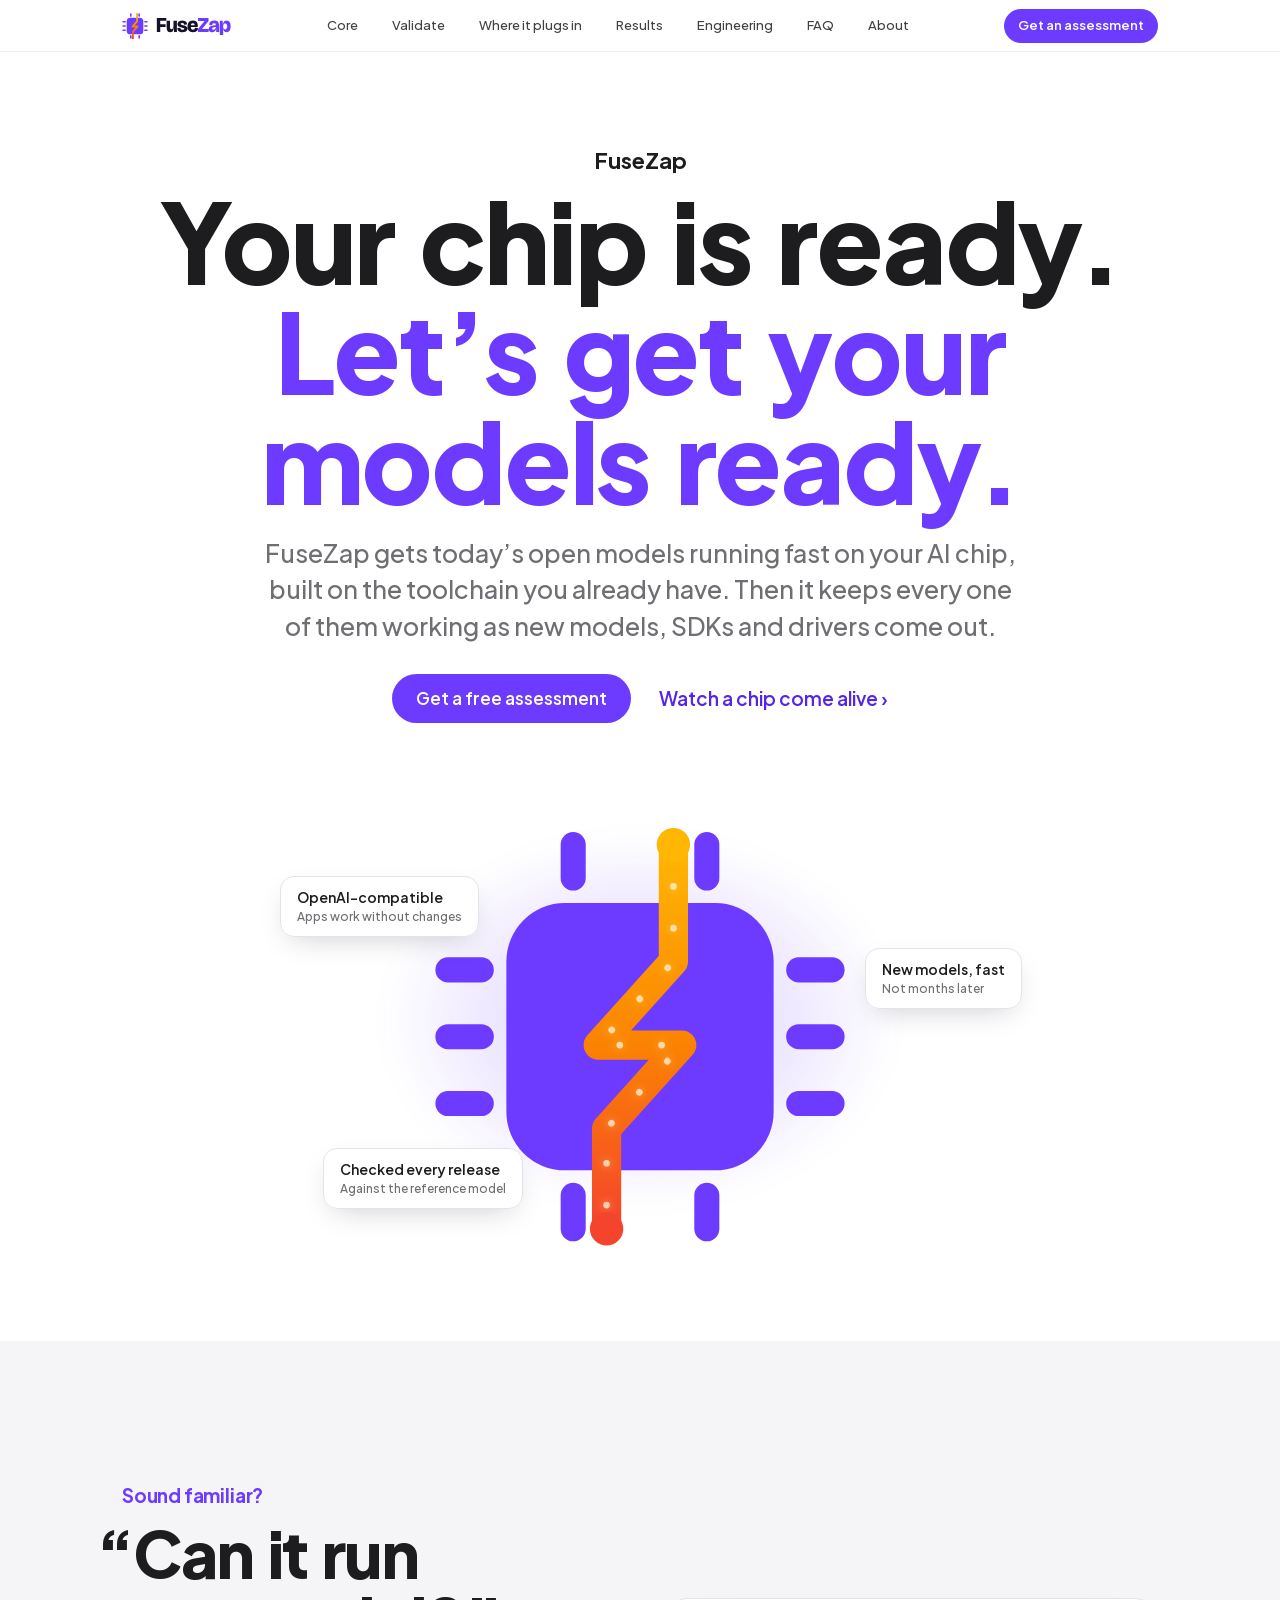
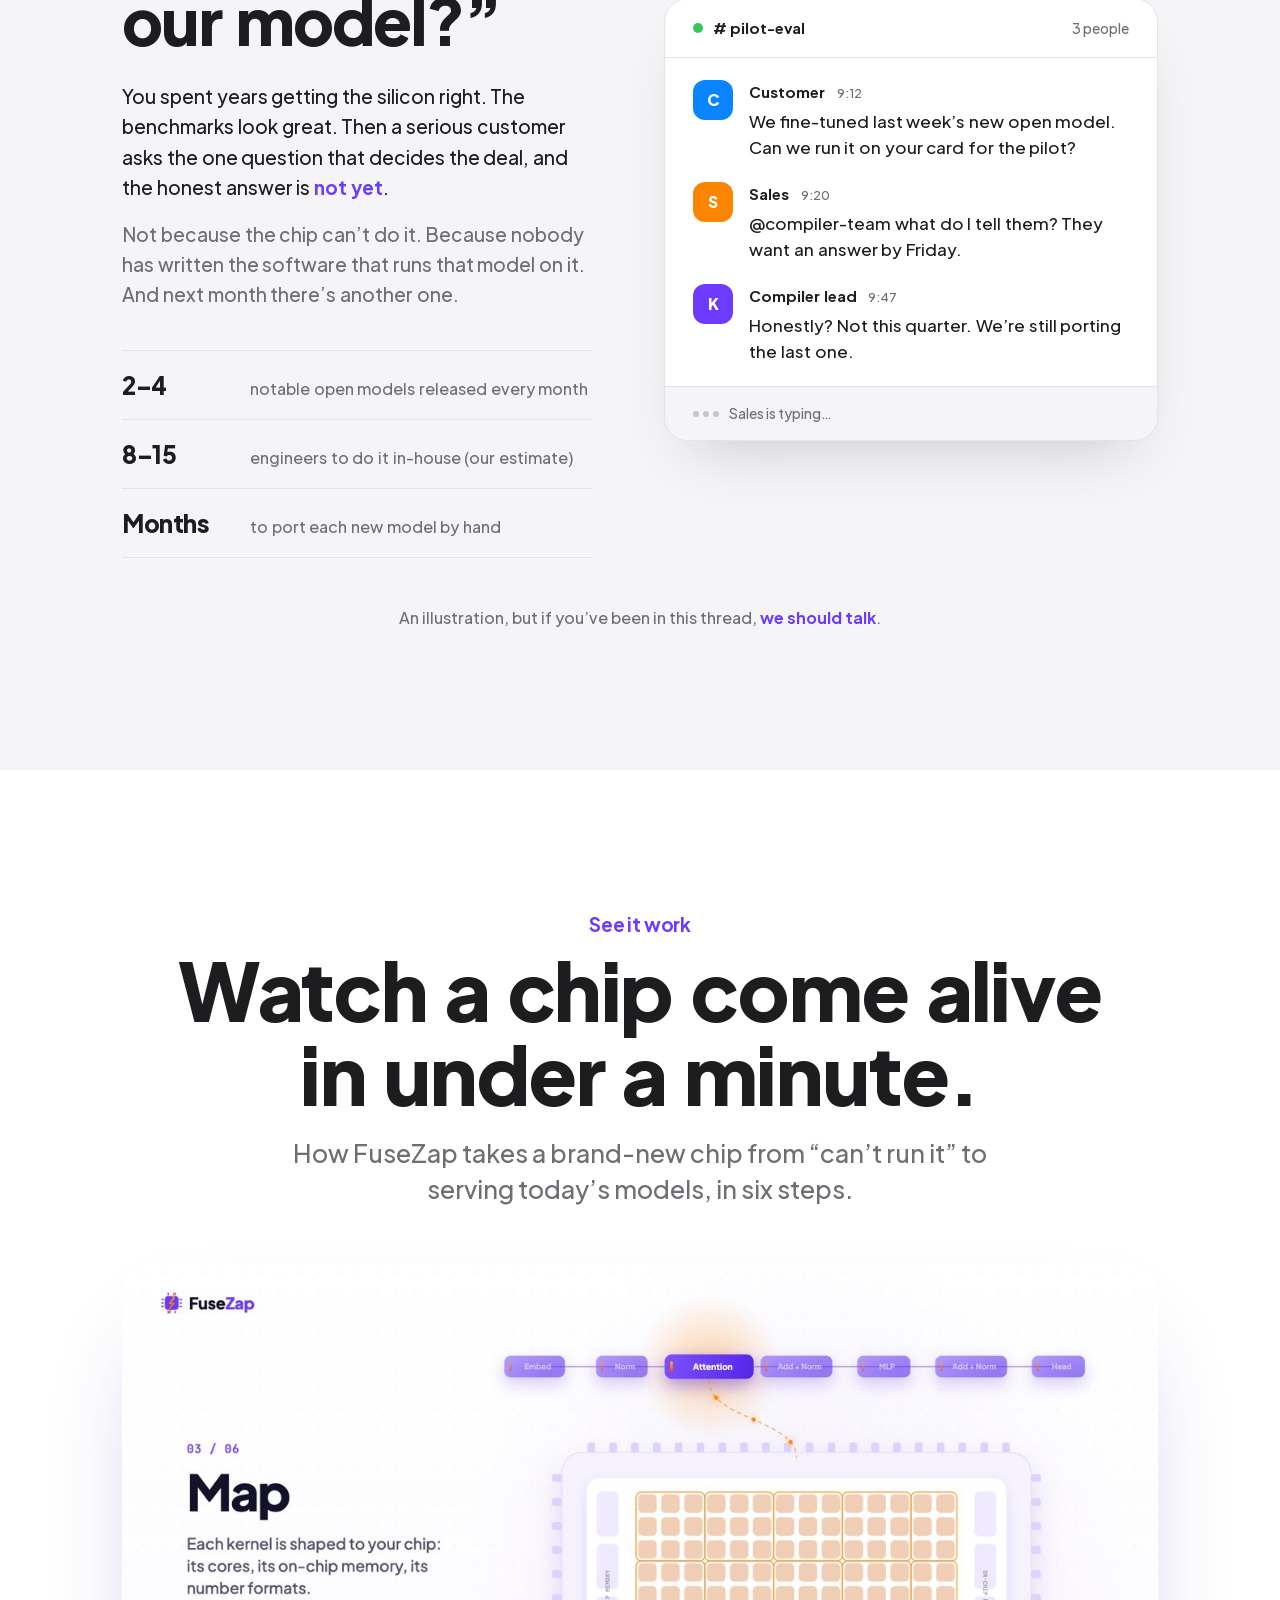
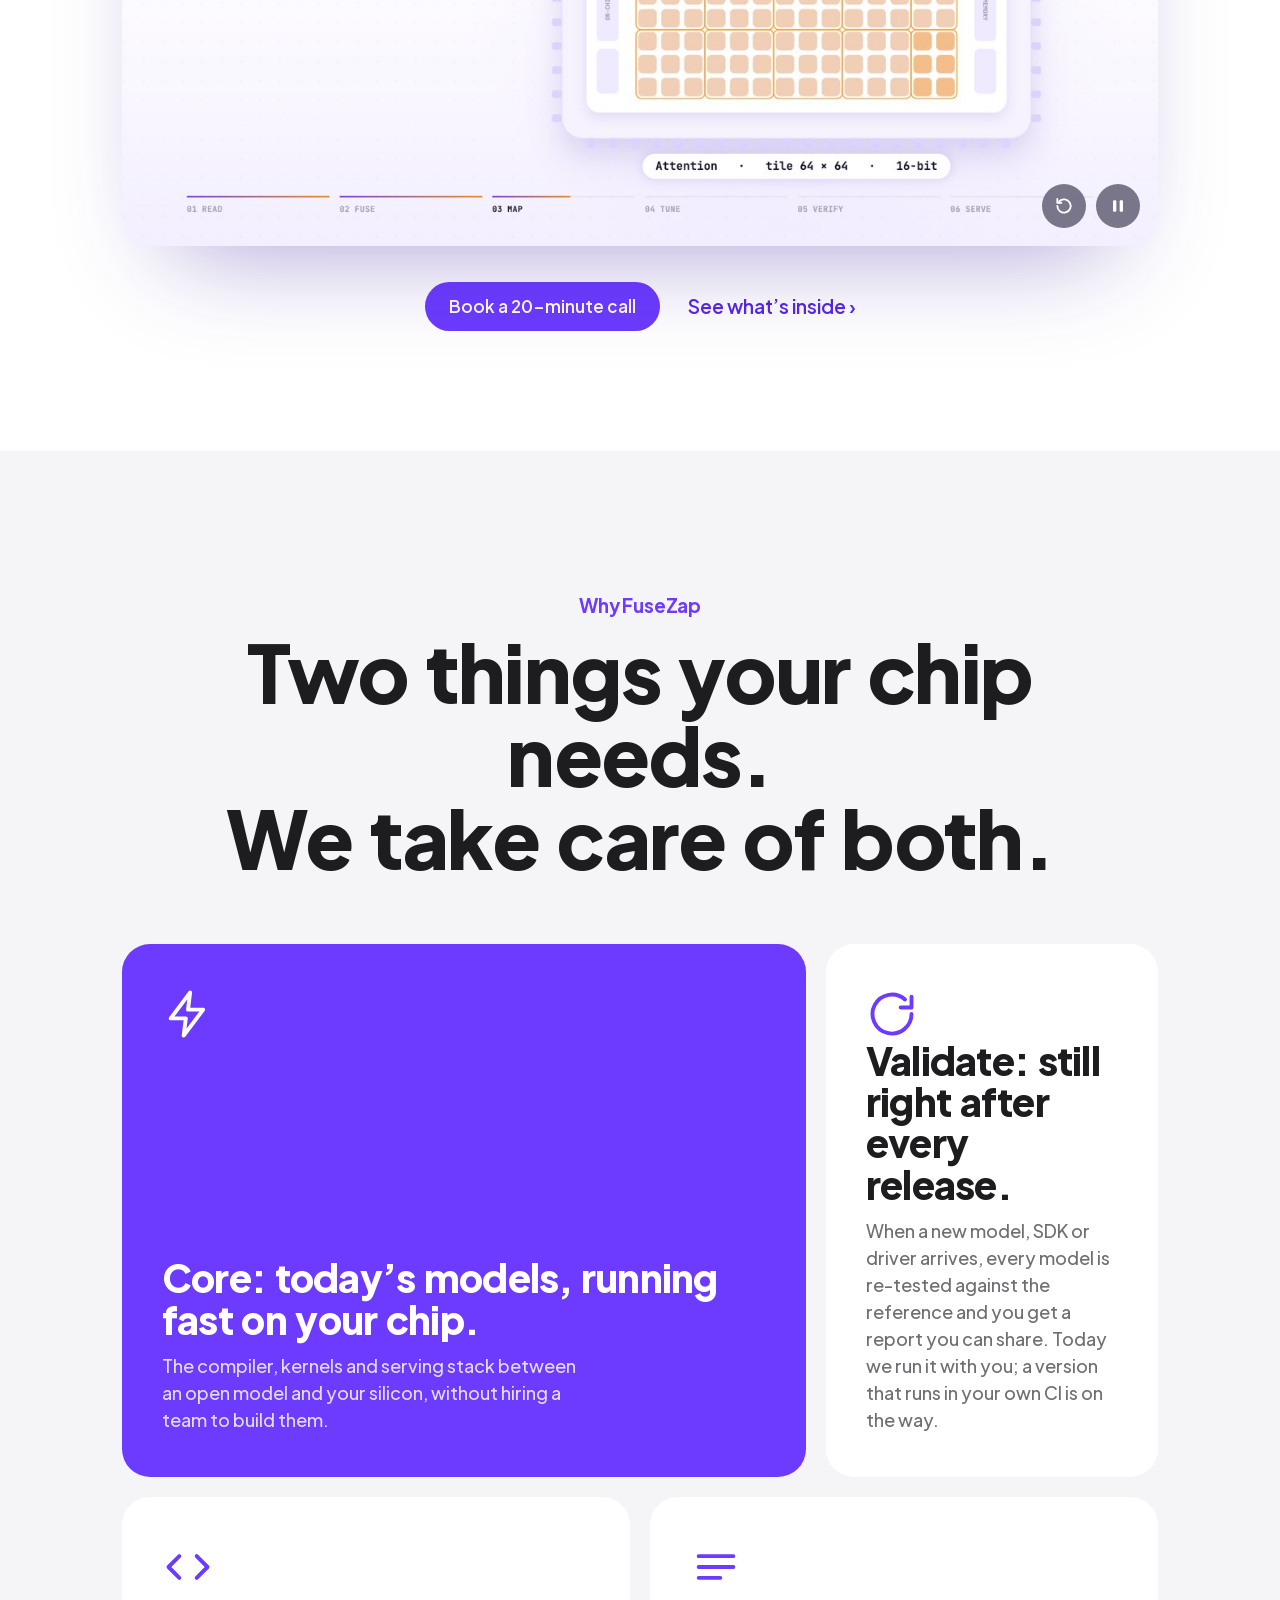
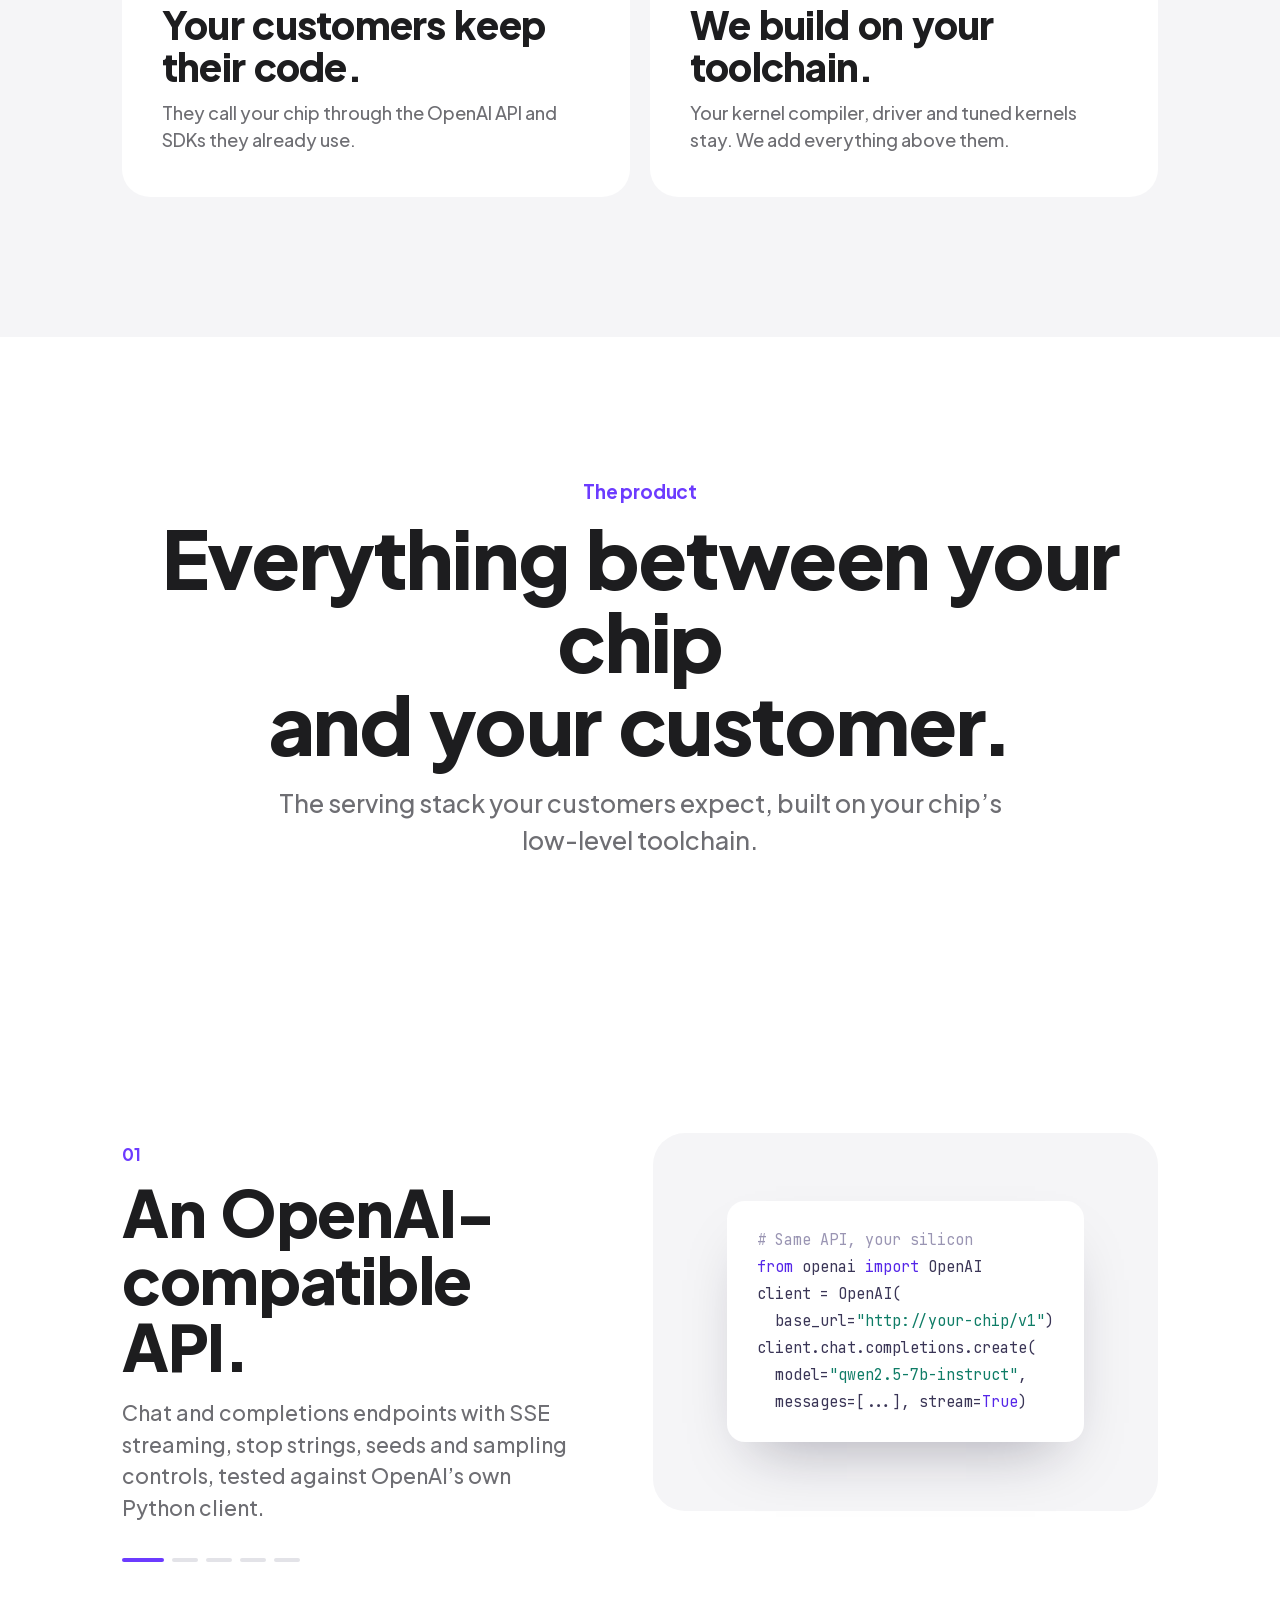
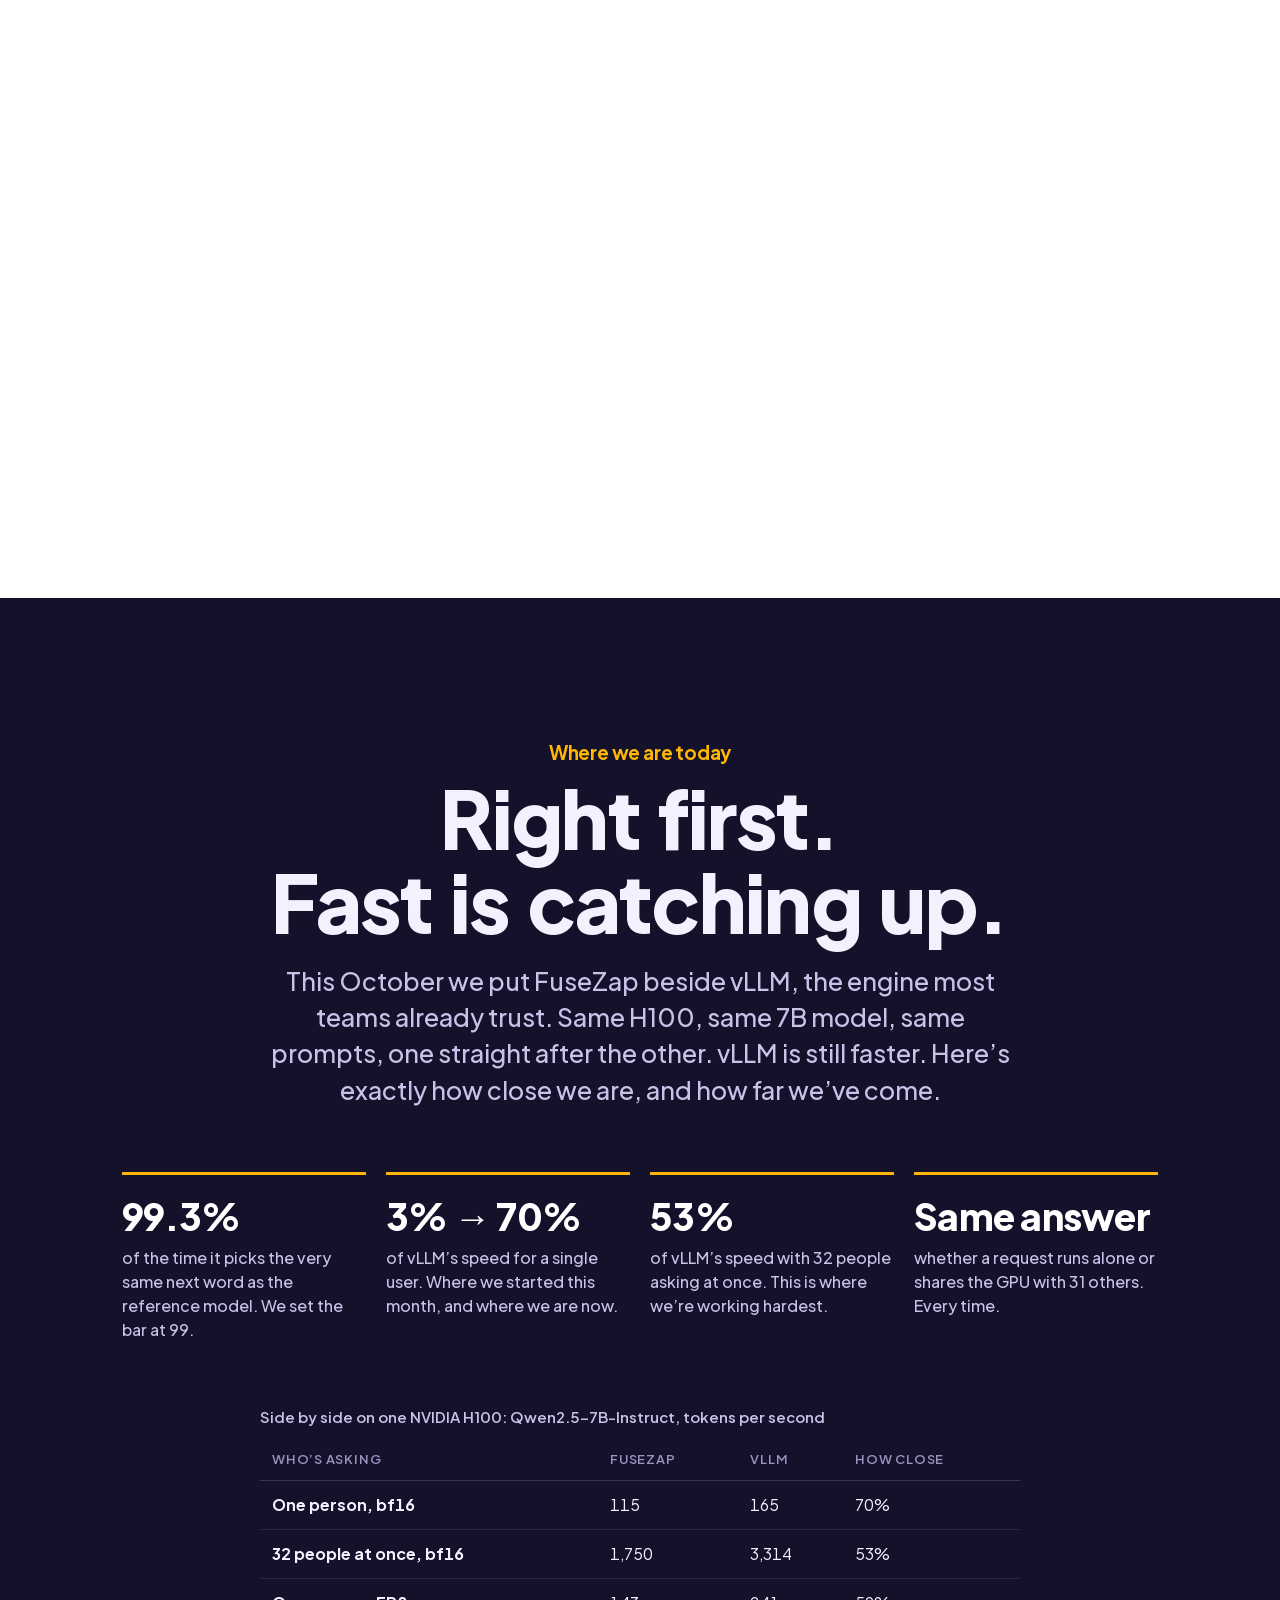
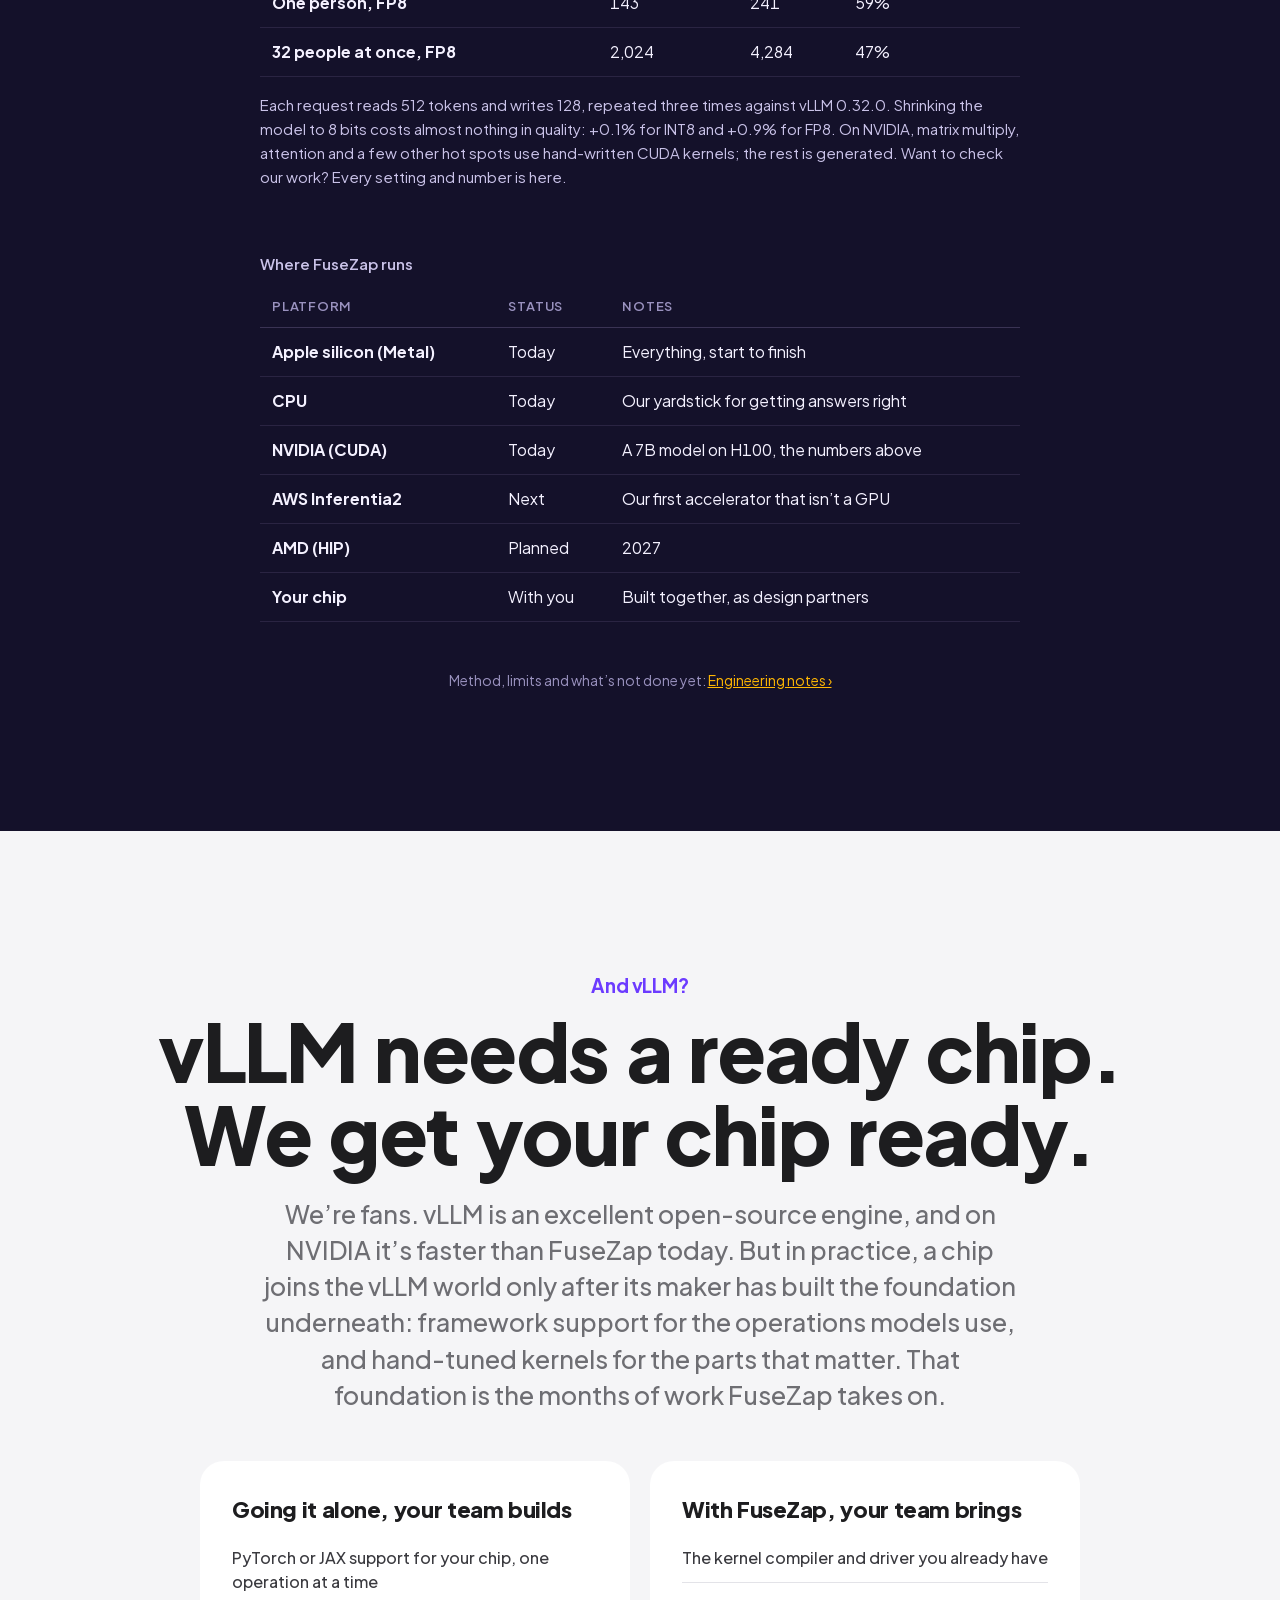
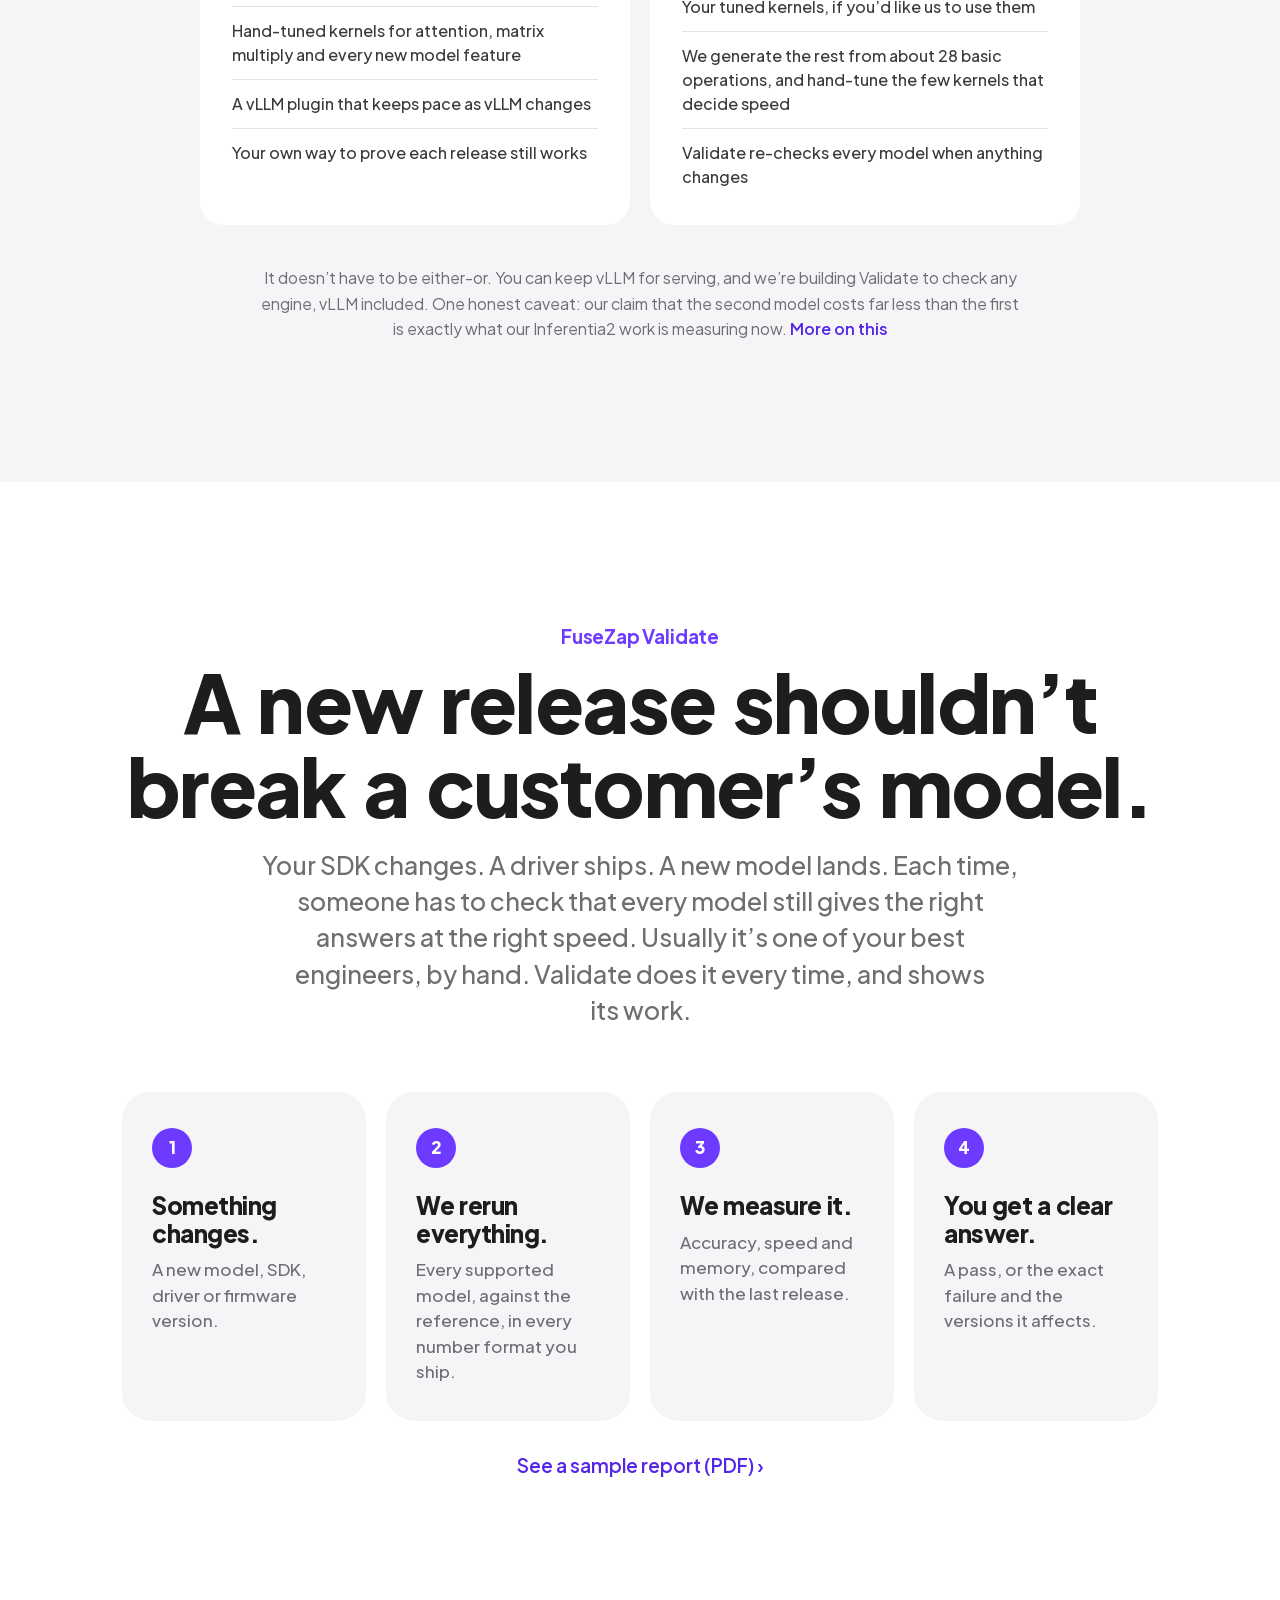
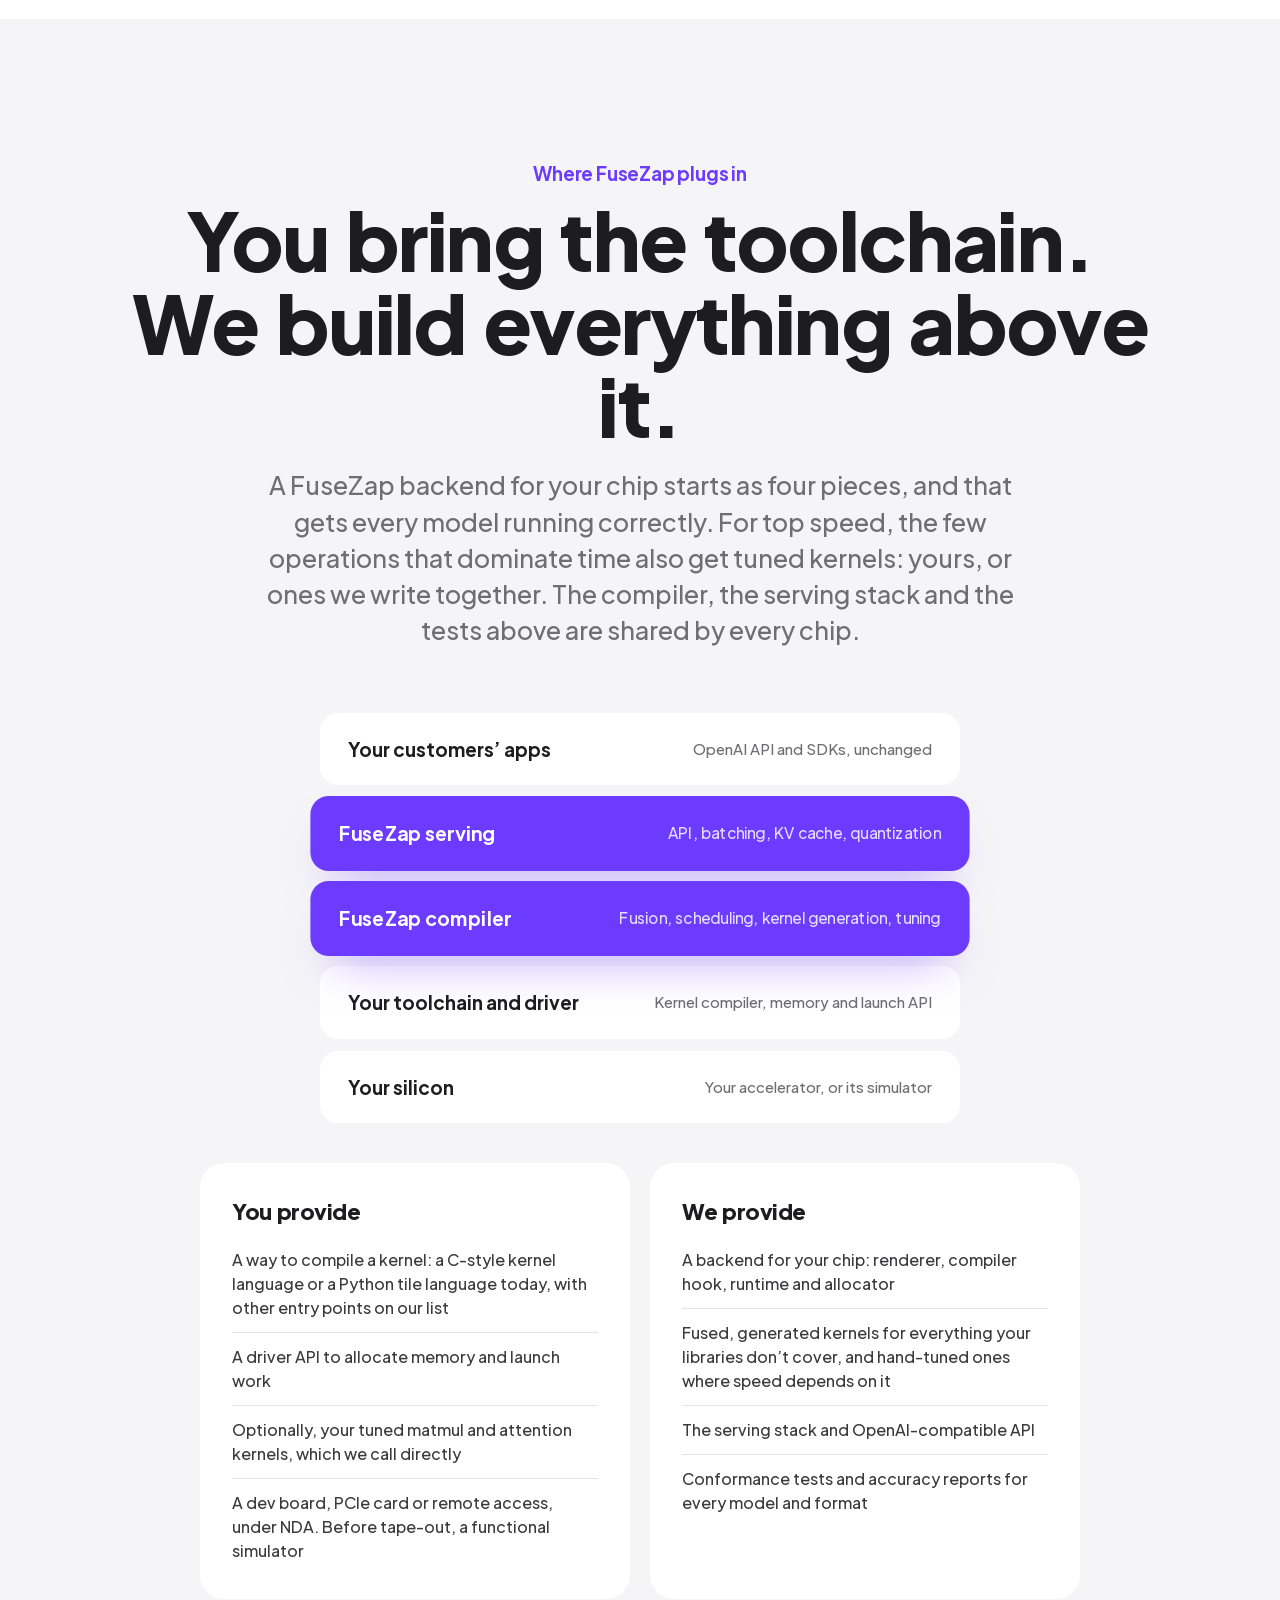
<file: index.html>
<!doctype html>
<html lang="en">
<head>
<meta charset="utf-8">
<meta name="viewport" content="width=device-width, initial-scale=1">
<title>FuseZap — Today’s AI models, running on your chip</title>
<meta name="description" content="FuseZap gets today’s open AI models running fast on new AI chips, built on the chip maker’s own toolchain, and keeps them working with every release. A Techyodl product.">
<meta name="theme-color" content="#FFFFFF">
<meta property="og:type" content="website">
<meta property="og:title" content="FuseZap — Today’s AI models, running on your chip">
<meta property="og:description" content="Your chip is ready. Let’s get your models ready. Now taking on design partners.">
<meta property="og:url" content="https://fusezap.ai">
<meta property="og:image" content="https://fusezap.ai/og.png">
<meta name="twitter:card" content="summary_large_image">
<meta name="twitter:image" content="https://fusezap.ai/og.png">
<link rel="icon" href="/favicon.svg" type="image/svg+xml">
<link rel="icon" href="/favicon.ico" sizes="any">
<link rel="apple-touch-icon" href="/apple-touch-icon.png">
<link rel="preload" href="fonts/plus-jakarta-sans-latin.woff2" as="font" type="font/woff2" crossorigin>
<link rel="stylesheet" href="styles.css?v=202610201800">
</head>
<body>

<svg width="0" height="0" style="position:absolute" aria-hidden="true">
  <defs>
    <linearGradient id="fzFire" gradientUnits="userSpaceOnUse" x1="0" y1="4" x2="0" y2="96"><stop offset="0" stop-color="#FFB703"/><stop offset=".5" stop-color="#FB8500"/><stop offset="1" stop-color="#F4442E"/></linearGradient>
    <linearGradient id="fzFire2" gradientUnits="userSpaceOnUse" x1="0" y1="18" x2="0" y2="82"><stop offset="0" stop-color="#FFB703"/><stop offset=".5" stop-color="#FB8500"/><stop offset="1" stop-color="#F4442E"/></linearGradient>
    <symbol id="fz-mark" viewBox="0 0 100 100">
      <rect x="18" y="18" width="64" height="64" rx="14" fill="#6C3BFF"/>
      <path d="M34 4 L34 12 M66 4 L66 12 M34 88 L34 96 M66 88 L66 96 M4 34 L12 34 M4 50 L12 50 M4 66 L12 66 M88 34 L96 34 M88 50 L96 50 M88 66 L96 66" stroke="#6C3BFF" stroke-width="6" stroke-linecap="round" fill="none"/>
      <path d="M58 4 L58 32 L40 52 L60 52 L42 72 L42 96" fill="none" stroke="url(#fzFire)" stroke-width="7" stroke-linecap="round" stroke-linejoin="round"/>
      <circle cx="58" cy="4" r="4" fill="#FFB703"/><circle cx="42" cy="96" r="4" fill="#F4442E"/>
    </symbol>
    <symbol id="ok" viewBox="0 0 24 24"><path d="M20 6 9 17l-5-5" fill="none" stroke="#6C3BFF" stroke-width="2.6" stroke-linecap="round" stroke-linejoin="round"/></symbol>
  </defs>
</svg>

<nav>
  <div class="wrap">
    <a class="brand" href="#top"><svg aria-hidden="true"><use href="#fz-mark"/></svg><img src="wordmark.svg" alt="FuseZap" width="75" height="17"></a>
    <div class="menu" id="menu"><a href="#product">Core</a><a href="#validate">Validate</a><a href="#fit">Where it plugs in</a><a href="#proof">Results</a><a href="engineering.html">Engineering</a><a href="faq.html">FAQ</a><a href="about.html">About</a><a class="menu-cta" href="#access">Get an assessment</a></div>
    <a class="pill" href="#access">Get an assessment</a>
    <button class="menu-btn" aria-label="Open menu" aria-expanded="false" aria-controls="menu"><span></span><span></span></button>
  </div>
</nav>

<header class="hero center" id="top">
  <div class="wrap">
    <p class="name reveal">FuseZap</p>
    <h1 class="reveal d1">Your chip is ready.<br><span>Let’s get your models ready.</span></h1>
    <p class="sub reveal d2">FuseZap gets today’s open models running fast on your AI chip, built on the toolchain you already have. Then it keeps every one of them working as new models, SDKs and drivers come out.</p>
    <div class="links reveal d3">
      <a class="pill" href="#access">Get a free assessment</a>
      <a class="more" href="#film" data-watch>Watch a chip come alive ›</a>
    </div>
  </div>
  <div class="hero-visual reveal d4" role="img" aria-label="The FuseZap chip mark with an animated signal running along its circuit trace">
    <div class="glow"></div>
    <svg class="big" viewBox="0 0 100 100" aria-hidden="true">
      <rect x="18" y="18" width="64" height="64" rx="14" fill="#6C3BFF"/>
      <path d="M34 4 L34 12 M66 4 L66 12 M34 88 L34 96 M66 88 L66 96 M4 34 L12 34 M4 50 L12 50 M4 66 L12 66 M88 34 L96 34 M88 50 L96 50 M88 66 L96 66" stroke="#6C3BFF" stroke-width="6" stroke-linecap="round" fill="none"/>
      <path d="M58 4 L58 32 L40 52 L60 52 L42 72 L42 96" fill="none" stroke="url(#fzFire)" stroke-width="7" stroke-linecap="round" stroke-linejoin="round"/>
      <path class="current" d="M58 4 L58 32 L40 52 L60 52 L42 72 L42 96" fill="none" stroke="#FFF6DD" stroke-width="1.6" stroke-linecap="round" stroke-linejoin="round" stroke-dasharray="0.01 10" opacity=".75"/>
      <circle cx="58" cy="4" r="4" fill="#FFB703"/><circle cx="42" cy="96" r="4" fill="#F4442E"/>
    </svg>
    <div class="tag t1">OpenAI-compatible<small>Apps work without changes</small></div>
    <div class="tag t2">New models, fast<small>Not months later</small></div>
    <div class="tag t3">Checked every release<small>Against the reference model</small></div>
  </div>
</header>

<section class="alt" id="pain">
  <div class="wrap pain-grid">
    <div class="pain-story">
      <p class="kicker reveal">Sound familiar?</p>
      <h2 class="pain-title reveal d1">“Can it run<br>our model?”</h2>
      <p class="pain-lede reveal d2">You spent years getting the silicon right. The benchmarks look great. Then a serious customer asks the one question that decides the deal, and the honest answer is <em>not yet</em>.</p>
      <p class="pain-body reveal d2">Not because the chip can’t do it. Because nobody has written the software that runs that model on it. And next month there’s another one.</p>
      <dl class="pain-facts reveal d3">
        <div><dt>2–4</dt><dd>notable open models released every month</dd></div>
        <div><dt>8–15</dt><dd>engineers to do it in-house (our estimate)</dd></div>
        <div><dt>Months</dt><dd>to port each new model by hand</dd></div>
      </dl>
    </div>
    <figure class="thread reveal d1" aria-label="Illustration of a team chat about a customer request">
      <div class="thread-top"><span class="thread-dot"></span><b># pilot-eval</b><span>3 people</span></div>
      <div class="msg reveal d2"><span class="av av-c">C</span><div><p class="who">Customer <span>9:12</span></p><p>We fine-tuned last week’s new open model. Can we run it on your card for the pilot?</p></div></div>
      <div class="msg reveal d3"><span class="av av-s">S</span><div><p class="who">Sales <span>9:20</span></p><p>@compiler-team what do I tell them? They want an answer by Friday.</p></div></div>
      <div class="msg reveal d4"><span class="av av-k">K</span><div><p class="who">Compiler lead <span>9:47</span></p><p>Honestly? Not this quarter. We’re still porting the last&nbsp;one.</p></div></div>
      <div class="thread-foot reveal d4"><span class="typing"><i></i><i></i><i></i></span>Sales is typing…</div>
    </figure>
  </div>
  <p class="wrap pain-note reveal">An illustration, but if you’ve been in this thread, <a href="#how">we should talk</a>.</p>
</section>

<section id="film">
  <div class="wrap center">
    <p class="kicker reveal">See it work</p>
    <h2 class="headline reveal d1">Watch a chip come alive<br>in under a minute.</h2>
    <p class="sub reveal d2">How FuseZap takes a brand-new chip from “can’t run it” to serving today’s models, in six steps.</p>
    <div class="film reveal">
      <video id="filmv" src="media/fusezap-film.mp4" poster="media/fusezap-film-poster.jpg" muted playsinline preload="metadata" aria-label="Film in six chapters: FuseZap reads a model as a graph, fuses its steps into kernels, maps them onto a chip, tunes them, verifies the results against a reference and serves them through an OpenAI-compatible API. Ends with results measured on Apple silicon."></video>
      <div class="film-ctl">
        <button class="film-btn" id="filmr" aria-label="Restart video"><svg viewBox="0 0 24 24" aria-hidden="true"><path d="M4 12a8 8 0 1 0 2.4-5.7" fill="none" stroke="currentColor" stroke-width="2.2" stroke-linecap="round"/><path d="M4 3.5v4.8h4.8" fill="none" stroke="currentColor" stroke-width="2.2" stroke-linecap="round" stroke-linejoin="round"/></svg></button>
        <button class="film-btn" id="filmb" aria-label="Pause video"><svg class="i-pause" viewBox="0 0 24 24" aria-hidden="true"><rect x="6" y="5" width="4" height="14" rx="1.2" fill="currentColor"/><rect x="14" y="5" width="4" height="14" rx="1.2" fill="currentColor"/></svg><svg class="i-play" viewBox="0 0 24 24" aria-hidden="true"><path d="M8 5.5v13a1 1 0 0 0 1.5.86l10.4-6.5a1 1 0 0 0 0-1.72L9.5 4.64A1 1 0 0 0 8 5.5z" fill="currentColor"/></svg></button>
      </div>
    </div>
    <div class="links reveal">
      <a class="pill" href="mailto:tgpromod@techyodl.ai?subject=FuseZap%3A%20let%E2%80%99s%20talk&body=Hi%20Promod%2C%0A%0AWe%E2%80%99re%20building%20an%20AI%20chip%20and%20would%20like%20to%20see%20FuseZap.%20A%20good%20time%20for%20a%2020-minute%20call%20would%20be%3A%20">Book a 20-minute call</a>
      <a class="more" href="#product">See what’s inside ›</a>
    </div>
  </div>
</section>

<section class="alt" id="highlights">
  <div class="wrap">
    <div class="center">
      <p class="kicker reveal">Why FuseZap</p>
      <h2 class="headline reveal d1">Two things your chip needs.<br>We take care of both.</h2>
    </div>
    <div class="bento">
      <div class="tile w4 violet reveal">
        <svg class="icon" viewBox="0 0 24 24" aria-hidden="true"><path d="M13 2 4 14h7l-1 8 9-12h-7z" fill="none" stroke="#FFFFFF" stroke-width="1.8" stroke-linejoin="round"/></svg>
        <div><h3>Core: today’s models, running fast on your chip.</h3><p>The compiler, kernels and serving stack between an open model and your silicon, without hiring a team to build them.</p></div>
      </div>
      <div class="tile w2 reveal d1">
        <svg class="icon" viewBox="0 0 24 24" aria-hidden="true"><path d="M21 12a9 9 0 1 1-3-6.7M21 4v5h-5" fill="none" stroke="#6C3BFF" stroke-width="1.8" stroke-linecap="round" stroke-linejoin="round"/></svg>
        <div><h3>Validate: still right after every release.</h3><p>When a new model, SDK or driver arrives, every model is re-tested against the reference and you get a report you can share. Today we run it with you; a version that runs in your own CI is on the way.</p></div>
      </div>
      <div class="tile w3 reveal">
        <svg class="icon" viewBox="0 0 24 24" aria-hidden="true"><path d="M8 7 3 12l5 5M16 7l5 5-5 5" fill="none" stroke="#6C3BFF" stroke-width="1.8" stroke-linecap="round" stroke-linejoin="round"/></svg>
        <div><h3>Your customers keep their code.</h3><p>They call your chip through the OpenAI API and SDKs they already use.</p></div>
      </div>
      <div class="tile w3 reveal d1">
        <svg class="icon" viewBox="0 0 24 24" aria-hidden="true"><path d="M4 7h16M4 12h16M4 17h10" fill="none" stroke="#6C3BFF" stroke-width="1.8" stroke-linecap="round"/></svg>
        <div><h3>We build on your toolchain.</h3><p>Your kernel compiler, driver and tuned kernels stay. We add everything above them.</p></div>
      </div>
    </div>
  </div>
</section>

<section id="product" style="padding-bottom: 40px">
  <div class="wrap center">
    <p class="kicker reveal">The product</p>
    <h2 class="headline reveal d1">Everything between your chip<br>and your customer.</h2>
    <p class="sub reveal d2">The serving stack your customers expect, built on your chip’s low-level toolchain.</p>
  </div>
</section>

<section class="scrolly" aria-label="Product capabilities" style="padding: 0">
  <div class="stage">
    <div class="wrap stage-grid">
      <div class="texts">
        <div class="step active" data-i="0"><p class="num">01</p><h3>An OpenAI-compatible API.</h3><p>Chat and completions endpoints with SSE streaming, stop strings, seeds and sampling controls, tested against OpenAI’s own Python client.</p></div>
        <div class="step" data-i="1"><p class="num">02</p><h3>Continuous batching.</h3><p>Requests join and leave the batch every step, with chunked prefill and preemption. Each request’s tokens are bit-identical to running it alone.</p></div>
        <div class="step" data-i="2"><p class="num">03</p><h3>Paged KV cache.</h3><p>Attention memory is allocated in fixed-size blocks, so long prompts and many users share memory without fragmenting it.</p></div>
        <div class="step" data-i="3"><p class="num">04</p><h3>Quantization, measured.</h3><p>Per-channel INT8 and FP8 (E4M3) weights, and INT4 through AWQ and GPTQ checkpoints. We publish the perplexity of every format.</p></div>
        <div class="step" data-i="4"><p class="num">05</p><h3>Conformance reports.</h3><p>Every operation and every model is checked against PyTorch and Hugging Face references, and you get a report you can share with customers.</p></div>
        <div class="progress" aria-hidden="true"><i class="on"></i><i></i><i></i><i></i><i></i></div>
      </div>
      <div class="visuals" aria-hidden="true">
        <div class="vis active" data-i="0">
          <div class="code"><span class="c"># Same API, your silicon</span>
<span class="k">from</span> openai <span class="k">import</span> OpenAI
client = OpenAI(
  base_url=<span class="s">"http://your-chip/v1"</span>)
client.chat.completions.create(
  model=<span class="s">"qwen2.5-7b-instruct"</span>,
  messages=[...], stream=<span class="k">True</span>)</div>
        </div>
        <div class="vis" data-i="1">
          <svg viewBox="0 0 400 300"><g stroke="#6C3BFF" stroke-width="6" stroke-linecap="round" fill="none" opacity=".9"><path class="flow" d="M20 40 C150 40 170 150 250 150"/><path class="flow" d="M20 95 C150 95 170 150 250 150"/><path class="flow" d="M20 150 L250 150"/><path class="flow" d="M20 205 C150 205 170 150 250 150"/><path class="flow" d="M20 260 C150 260 170 150 250 150"/></g><g transform="translate(228 70) scale(1.6)"><rect x="18" y="18" width="64" height="64" rx="14" fill="#6C3BFF"/><path d="M58 18 L58 32 L40 52 L60 52 L42 72 L42 82" fill="none" stroke="url(#fzFire2)" stroke-width="7" stroke-linecap="round" stroke-linejoin="round"/></g></svg>
        </div>
        <div class="vis" data-i="2">
          <div class="ctx"><div class="doc"></div><div class="doc"></div><div class="doc"></div><div class="doc"></div><div class="doc"></div><div class="doc"></div><div class="doc"></div><div class="doc"></div></div>
        </div>
        <div class="vis" data-i="3">
          <div class="bits"><div><span style="width:100%"></span><b>FP16</b></div><div><span style="width:50%"></span><b>INT8 · FP8</b></div><div><span style="width:25%"></span><b>INT4</b></div></div>
        </div>
        <div class="vis" data-i="4">
          <div class="report"><p class="rt">Conformance report</p><p><svg aria-hidden="true"><use href="#ok"/></svg>Matches reference outputs</p><p><svg aria-hidden="true"><use href="#ok"/></svg>Every operation tested</p><p><svg aria-hidden="true"><use href="#ok"/></svg>Accuracy per format measured</p><p><svg aria-hidden="true"><use href="#ok"/></svg>Shareable with your customers</p></div>
        </div>
      </div>
    </div>
  </div>
</section>

<section class="proof" id="proof">
  <div class="wrap center">
    <p class="kicker reveal">Where we are today</p>
    <h2 class="headline reveal d1">Right first.<br>Fast is catching up.</h2>
    <p class="sub reveal d2">This October we put FuseZap beside vLLM, the engine most teams already trust. Same H100, same 7B model, same prompts, one straight after the other. vLLM is still faster. Here’s exactly how close we are, and how far we’ve come.</p>
    <div class="stats">
      <div class="stat reveal"><b>99.3%</b><span>of the time it picks the very same next word as the reference model. We set the bar at 99.</span></div>
      <div class="stat reveal d1"><b>3% → 70%</b><span>of vLLM’s speed for a single user. Where we started this month, and where we are now.</span></div>
      <div class="stat reveal d2"><b>53%</b><span>of vLLM’s speed with 32 people asking at once. This is where we’re working hardest.</span></div>
      <div class="stat reveal d3"><b>Same answer</b><span>whether a request runs alone or shares the GPU with 31 others. Every time.</span></div>
    </div>
    <div class="qtable reveal">
      <table>
        <caption>Side by side on one NVIDIA H100: Qwen2.5-7B-Instruct, tokens per second</caption>
        <thead><tr><th>Who’s asking</th><th>FuseZap</th><th>vLLM</th><th>How close</th></tr></thead>
        <tbody>
          <tr><td>One person, bf16</td><td>115</td><td>165</td><td>70%</td></tr>
          <tr><td>32 people at once, bf16</td><td>1,750</td><td>3,314</td><td>53%</td></tr>
          <tr><td>One person, FP8</td><td>143</td><td>241</td><td>59%</td></tr>
          <tr><td>32 people at once, FP8</td><td>2,024</td><td>4,284</td><td>47%</td></tr>
        </tbody>
      </table>
      <p>Each request reads 512 tokens and writes 128, repeated three times against vLLM 0.32.0. Shrinking the model to 8 bits costs almost nothing in quality: +0.1% for INT8 and +0.9% for FP8. On NVIDIA, matrix multiply, attention and a few other hot spots use hand-written CUDA kernels; the rest is generated. Want to check our work? <a href="engineering.html#h100">Every setting and number is here</a>.</p>
    </div>
    <div class="qtable reveal">
      <table>
        <caption>Where FuseZap runs</caption>
        <thead><tr><th>Platform</th><th>Status</th><th>Notes</th></tr></thead>
        <tbody>
          <tr><td>Apple silicon (Metal)</td><td>Today</td><td>Everything, start to finish</td></tr>
          <tr><td>CPU</td><td>Today</td><td>Our yardstick for getting answers right</td></tr>
          <tr><td>NVIDIA (CUDA)</td><td>Today</td><td>A 7B model on H100, the numbers above</td></tr>
          <tr><td>AWS Inferentia2</td><td>Next</td><td>Our first accelerator that isn’t a GPU</td></tr>
          <tr><td>AMD (HIP)</td><td>Planned</td><td>2027</td></tr>
          <tr><td>Your chip</td><td>With you</td><td>Built together, as design partners</td></tr>
        </tbody>
      </table>
    </div>
    <p class="fine reveal">Method, limits and what’s not done yet: <a href="engineering.html">Engineering notes ›</a></p>
  </div>
</section>

<section class="alt" id="vllm">
  <div class="wrap center">
    <p class="kicker reveal">And vLLM?</p>
    <h2 class="headline reveal d1">vLLM needs a ready chip.<br>We get your chip ready.</h2>
    <p class="sub reveal d2">We’re fans. vLLM is an excellent open-source engine, and on NVIDIA it’s faster than FuseZap today. But in practice, a chip joins the vLLM world only after its maker has built the foundation underneath: framework support for the operations models use, and hand-tuned kernels for the parts that matter. That foundation is the months of work FuseZap takes on.</p>
    <div class="split">
      <div class="reveal"><h3>Going it alone, your team builds</h3><ul>
        <li>PyTorch or JAX support for your chip, one operation at a time</li>
        <li>Hand-tuned kernels for attention, matrix multiply and every new model feature</li>
        <li>A vLLM plugin that keeps pace as vLLM changes</li>
        <li>Your own way to prove each release still works</li></ul></div>
      <div class="reveal d1"><h3>With FuseZap, your team brings</h3><ul>
        <li>The kernel compiler and driver you already have</li>
        <li>Your tuned kernels, if you’d like us to use them</li>
        <li>We generate the rest from about 28 basic operations, and hand-tune the few kernels that decide speed</li>
        <li>Validate re-checks every model when anything changes</li></ul></div>
    </div>
    <p class="vnote reveal">It doesn’t have to be either-or. You can keep vLLM for serving, and we’re building Validate to check any engine, vLLM included. One honest caveat: our claim that the second model costs far less than the first is exactly what our Inferentia2 work is measuring now. <a href="faq.html#vllm">More on this</a></p>
  </div>
</section>

<section id="validate">
  <div class="wrap">
    <div class="center">
      <p class="kicker reveal">FuseZap Validate</p>
      <h2 class="headline reveal d1">A new release shouldn’t<br>break a customer’s model.</h2>
      <p class="sub reveal d2">Your SDK changes. A driver ships. A new model lands. Each time, someone has to check that every model still gives the right answers at the right speed. Usually it’s one of your best engineers, by hand. Validate does it every time, and shows its work.</p>
    </div>
    <ol class="journey">
      <li class="reveal"><span>1</span><h3>Something changes.</h3><p>A new model, SDK, driver or firmware version.</p></li>
      <li class="reveal d1"><span>2</span><h3>We rerun everything.</h3><p>Every supported model, against the reference, in every number format you ship.</p></li>
      <li class="reveal d2"><span>3</span><h3>We measure it.</h3><p>Accuracy, speed and memory, compared with the last release.</p></li>
      <li class="reveal d3"><span>4</span><h3>You get a clear answer.</h3><p>A pass, or the exact failure and the versions it affects.</p></li>
    </ol>
    <div class="links reveal"><a class="more" href="reports/fusezap-sample-qualification-report.pdf">See a sample report (PDF) ›</a></div>
  </div>
</section>

<section class="alt" id="fit">
  <div class="wrap center">
    <p class="kicker reveal">Where FuseZap plugs in</p>
    <h2 class="headline reveal d1">You bring the toolchain.<br>We build everything above it.</h2>
    <p class="sub reveal d2">A FuseZap backend for your chip starts as four pieces, and that gets every model running correctly. For top speed, the few operations that dominate time also get tuned kernels: yours, or ones we write together. The compiler, the serving stack and the tests above are shared by every chip.</p>
    <div class="stack" role="list">
      <div class="layer reveal" role="listitem">Your customers’ apps<span>OpenAI API and SDKs, unchanged</span></div>
      <div class="layer fz reveal d1" role="listitem">FuseZap serving<span>API, batching, KV cache, quantization</span></div>
      <div class="layer fz reveal d1" role="listitem">FuseZap compiler<span>Fusion, scheduling, kernel generation, tuning</span></div>
      <div class="layer reveal d2" role="listitem">Your toolchain and driver<span>Kernel compiler, memory and launch API</span></div>
      <div class="layer reveal d3" role="listitem">Your silicon<span>Your accelerator, or its simulator</span></div>
    </div>
    <div class="split">
      <div class="reveal"><h3>You provide</h3><ul>
        <li>A way to compile a kernel: a C-style kernel language or a Python tile language today, with other entry points on our list</li>
        <li>A driver API to allocate memory and launch work</li>
        <li>Optionally, your tuned matmul and attention kernels, which we call directly</li>
        <li>A dev board, PCIe card or remote access, under NDA. Before tape-out, a functional simulator</li></ul></div>
      <div class="reveal d1"><h3>We provide</h3><ul>
        <li>A backend for your chip: renderer, compiler hook, runtime and allocator</li>
        <li>Fused, generated kernels for everything your libraries don’t cover, and hand-tuned ones where speed depends on it</li>
        <li>The serving stack and OpenAI-compatible API</li>
        <li>Conformance tests and accuracy reports for every model and format</li></ul></div>
    </div>
  </div>
</section>

<section id="how">
  <div class="wrap">
    <div class="center">
      <p class="kicker reveal">Working together</p>
      <h2 class="headline reveal d1">What happens<br>after you get in touch.</h2>
    </div>
    <ol class="journey">
      <li class="reveal"><span>1</span><h3>We talk for 20 minutes.</h3><p>You tell us about your chip, your toolchain and the models your customers ask for.</p></li>
      <li class="reveal d1"><span>2</span><h3>You give us access, under NDA.</h3><p>Your SDK and toolchain, plus a dev board, a PCIe card or remote access. Pre-silicon? We can start on a functional simulator; we’re proving that path on AWS’s Inferentia simulator now. Your designs stay with you.</p></li>
      <li class="reveal d2"><span>3</span><h3>We run a conformance pass, then a first model.</h3><p>First we show exactly which operations your toolchain handles. Then an open model serves on your chip, with a report.</p></li>
      <li class="reveal d3"><span>4</span><h3>We keep it working.</h3><p>As new models, SDKs and drivers land, Validate re-tests everything and tells you exactly what changed.</p></li>
    </ol>
  </div>
</section>

<section class="alt" id="faq">
  <div class="wrap">
    <div class="center">
      <p class="kicker reveal">FAQ</p>
      <h2 class="headline reveal d1">What chip software teams<br>ask us first.</h2>
    </div>
    <div class="faq reveal d2">
      <details><summary>vLLM says it runs any model on any hardware. Why FuseZap?</summary><p>vLLM is excellent, and on NVIDIA it’s faster than us today. But in practice a chip only joins vLLM after its maker builds PyTorch or JAX support and hand-tuned kernels. That’s the months of work FuseZap takes on: you bring a kernel compiler and a driver, we generate the rest and tune what matters most, and Validate re-checks every release. <a href="#vllm">More above</a>.</p></details>
      <details><summary>Do you replace our compiler or runtime?</summary><p>Partly, so here’s exactly which part. We use your low-level toolchain and driver to compile and launch kernels, and we call any tuned kernels you already have. We replace the graph-level layers above them: fusion, scheduling, kernel generation and serving. Everything that touches your silicon directly stays yours.</p></details>
      <details><summary>How long does it take to get a model running?</summary><p>It depends on how mature your toolchain is. Our goal is weeks, not quarters, for a first model. After a first call, we’ll give you an honest estimate.</p></details>
      <details><summary>Who owns the code for our chip?</summary><p>You do. The code written for your chip is yours, and we can hand it over in full, with its tests, so your team can run it without us.</p></details>
      <details><summary>What does it cost?</summary><p>The assessment is free. Work together starts with a 90-day pilot, paid in four stages tied to results we agree up front, so you only pay for the stages you start and can stop at any gate. If you carry on, the pilot fee counts toward your first year: a yearly subscription to keep every model qualified, however many chips you ship. Our first design partners get a lower pilot price in return for being a reference.</p></details>
      <a class="faq-more" href="faq.html"><span><b>See all 16 questions</b>New models, IP, open source, royalties, production and more.</span><i aria-hidden="true">›</i></a>
    </div>
  </div>
</section>

<section id="team">
  <div class="wrap center">
    <p class="kicker reveal">Team</p>
    <h2 class="headline reveal d1">Built by Techyodl.</h2>
    <div class="people">
      <a class="person reveal" href="about.html#promod"><div class="avatar" aria-hidden="true">PG</div><h3>Promod Gangadharan</h3><p>Co-founder &amp; CEO</p></a>
      <a class="person reveal d1" href="about.html#amith"><div class="avatar" aria-hidden="true">AA</div><h3>Amith Amarnath</h3><p>Co-founder</p></a>
    </div>
    <div class="links reveal d2"><a class="more" href="about.html#founders">Meet the founders ›</a></div>
  </div>
</section>

<section class="cta center" id="access">
  <div class="wrap">
    <h2 class="headline reveal">Building an AI chip?<br><span>Let’s see what runs today.</span></h2>
    <p class="sub reveal d1">Start with a free compatibility assessment. Tell us about your chip and toolchain, and we’ll show you which operations and models can run on it today, and what it would take to get the rest. We’re also taking on a few design partners, at a lower pilot price in return for being a reference.</p>
    <div class="links reveal d2">
      <a class="pill" href="mailto:tgpromod@techyodl.ai?subject=FuseZap%20compatibility%20assessment&amp;body=Hi%20Promod%2C%0A%0AWe%E2%80%99re%20building%20an%20AI%20chip%20and%20would%20like%20a%20compatibility%20assessment.%0A%0AOur%20kernel%20toolchain%20(C%2C%20LLVM%2C%20MLIR%20or%20other)%3A%20%0AModels%20our%20customers%20ask%20for%3A%20%0AA%20good%20time%20for%20a%2020-minute%20call%3A%20">Get a free assessment</a>
      <a class="more" href="mailto:tgpromod@techyodl.ai">tgpromod@techyodl.ai ›</a>
    </div>
  </div>
</section>

<footer>
  <div class="wrap">
    <span>Copyright © 2026 Techyodl. All rights reserved. FuseZap is a Techyodl product. vLLM, PyTorch, NVIDIA and other names are trademarks of their owners; FuseZap is not affiliated with or endorsed by them.</span>
    <div class="legal-links"><a href="privacy.html">Privacy</a><a href="terms.html">Terms</a><a href="mailto:tgpromod@techyodl.ai">Contact</a></div>
  </div>
</footer>

<script>
(() => {
  const nav = document.querySelector('nav'), btn = nav.querySelector('.menu-btn');
  btn.addEventListener('click', () => { const o = nav.classList.toggle('open'); btn.setAttribute('aria-expanded', o); btn.setAttribute('aria-label', o ? 'Close menu' : 'Open menu'); });
  nav.querySelectorAll('.menu a').forEach(a => a.addEventListener('click', () => { nav.classList.remove('open'); btn.setAttribute('aria-expanded', false); }));
  const io = new IntersectionObserver((es) => es.forEach(e => { if (e.isIntersecting) { e.target.classList.add('in'); io.unobserve(e.target); } }), { threshold: 0.15 });
  document.querySelectorAll('.reveal').forEach(el => io.observe(el));

  const sec = document.querySelector('.scrolly');
  const steps = [...sec.querySelectorAll('.step')], vis = [...sec.querySelectorAll('.vis')], bars = [...sec.querySelectorAll('.progress i')];
  let cur = 0;
  const update = () => {
    const r = sec.getBoundingClientRect(), span = sec.offsetHeight - innerHeight;
    const i = Math.floor(Math.min(Math.max(-r.top / span, 0), 0.9999) * steps.length);
    if (i === cur) return;
    cur = i;
    steps.forEach((el, k) => el.classList.toggle('active', k === i));
    vis.forEach((el, k) => el.classList.toggle('active', k === i));
    bars.forEach((el, k) => el.classList.toggle('on', k <= i));
  };
  addEventListener('scroll', update, { passive: true });
  addEventListener('resize', update);
  update();
})();
</script>
<script>
(() => {
  const v = document.getElementById('filmv'), b = document.getElementById('filmb');
  if (!v) return;
  const still = matchMedia('(prefers-reduced-motion: reduce)').matches;
  let user = false, done = false;
  const sync = () => { const on = !v.paused; b.classList.toggle('paused', !on); b.setAttribute('aria-label', on ? 'Pause video' : 'Play video'); };
  v.addEventListener('play', sync); v.addEventListener('pause', sync);
  v.addEventListener('ended', () => { done = true; sync(); });
  b.addEventListener('click', () => { user = true; v.paused ? v.play() : v.pause(); });
  document.getElementById('filmr').addEventListener('click', () => { user = false; v.currentTime = 0; v.play().catch(() => {}); });
  document.querySelectorAll('[data-watch]').forEach(a => a.addEventListener('click', (e) => {
    e.preventDefault();
    const box = v.parentElement, navH = (document.querySelector('nav') || {}).offsetHeight || 0;
    let top = 0; for (let el = box; el; el = el.offsetParent) top += el.offsetTop;
    const room = innerHeight - navH, hgt = box.offsetHeight;
    const y = top - navH - Math.max(0, (room - hgt) / 2);
    scrollTo({ top: y, behavior: still ? 'auto' : 'smooth' });
    history.replaceState(null, '', '#film');
    user = false; done = false; if (v.ended) v.currentTime = 0; v.play().catch(() => {});
  }));
  if (still) { sync(); return; }
  new IntersectionObserver(es => es.forEach(e => {
    if (e.isIntersecting && !user && !done) v.play().catch(() => {}); else if (!e.isIntersecting && !v.ended) v.pause();
  }), { threshold: 0.5 }).observe(v);
})();
</script>
</body>
</html>
</file>
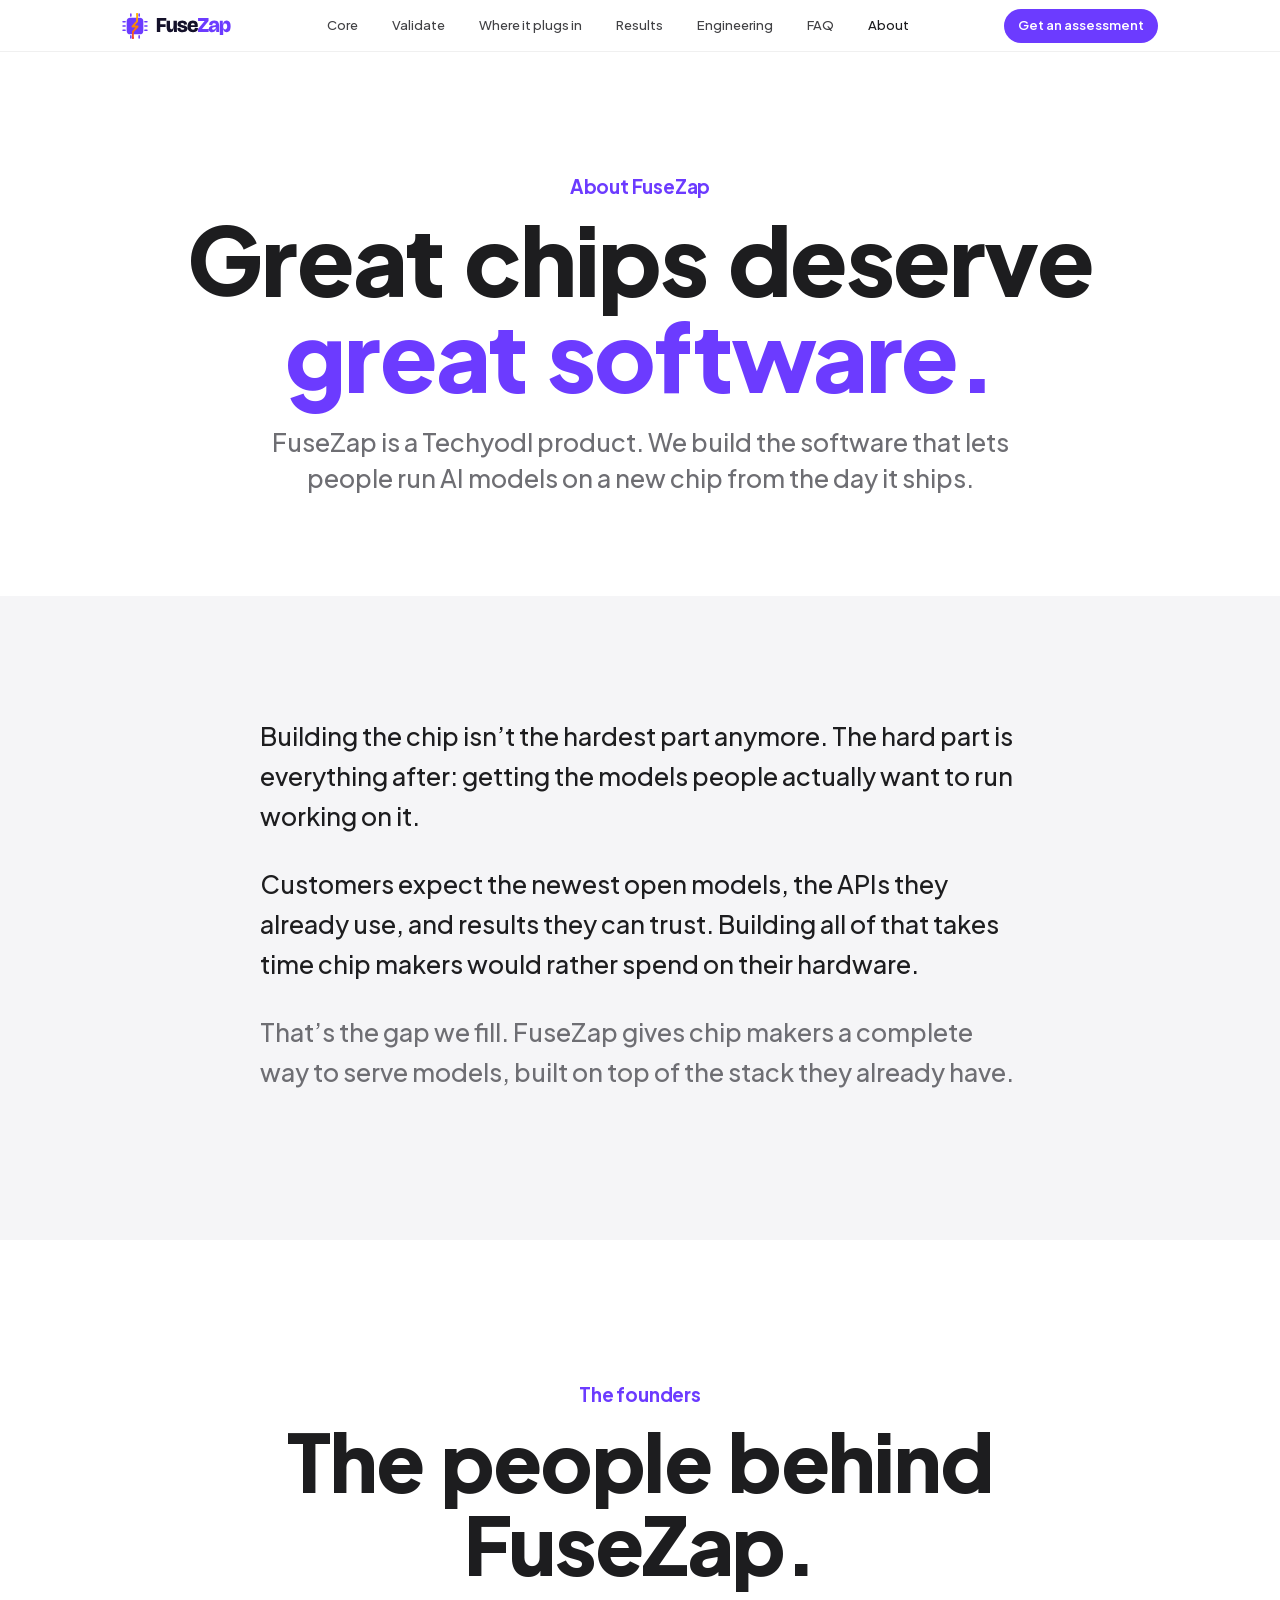
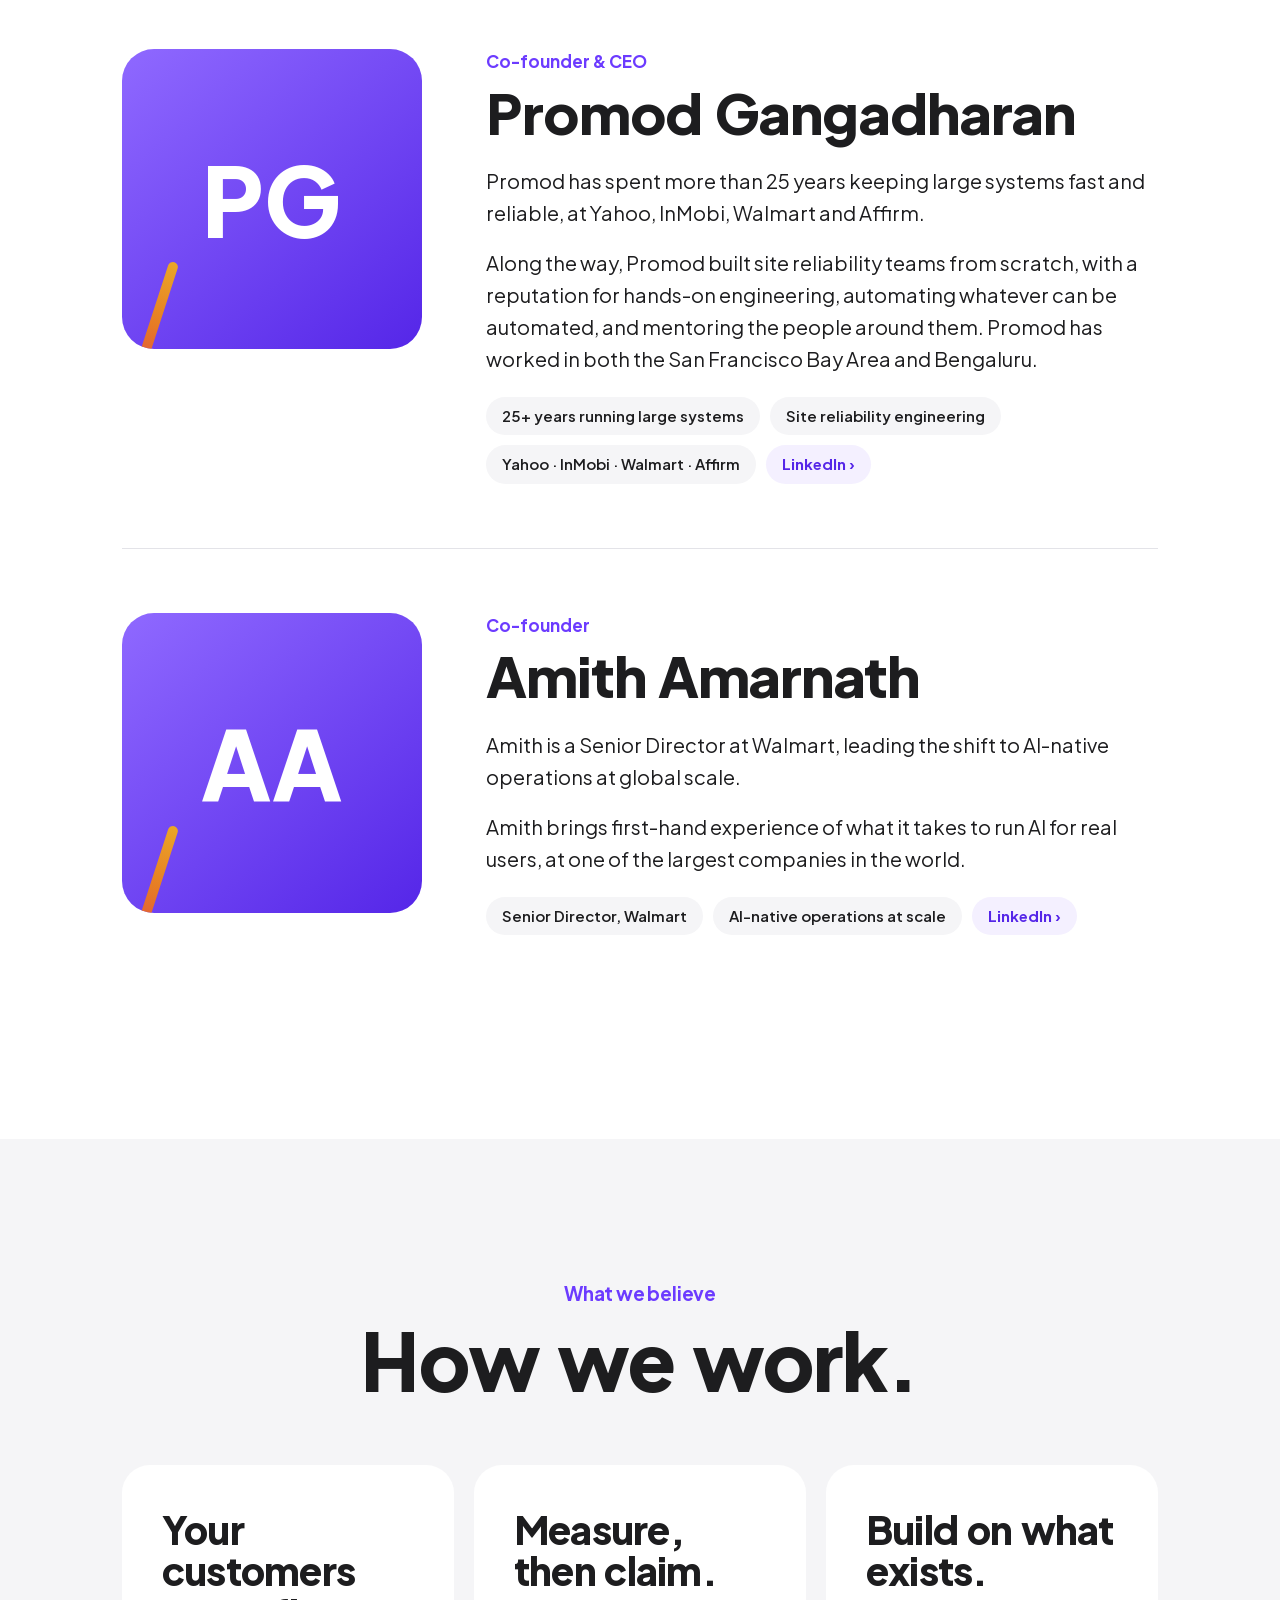
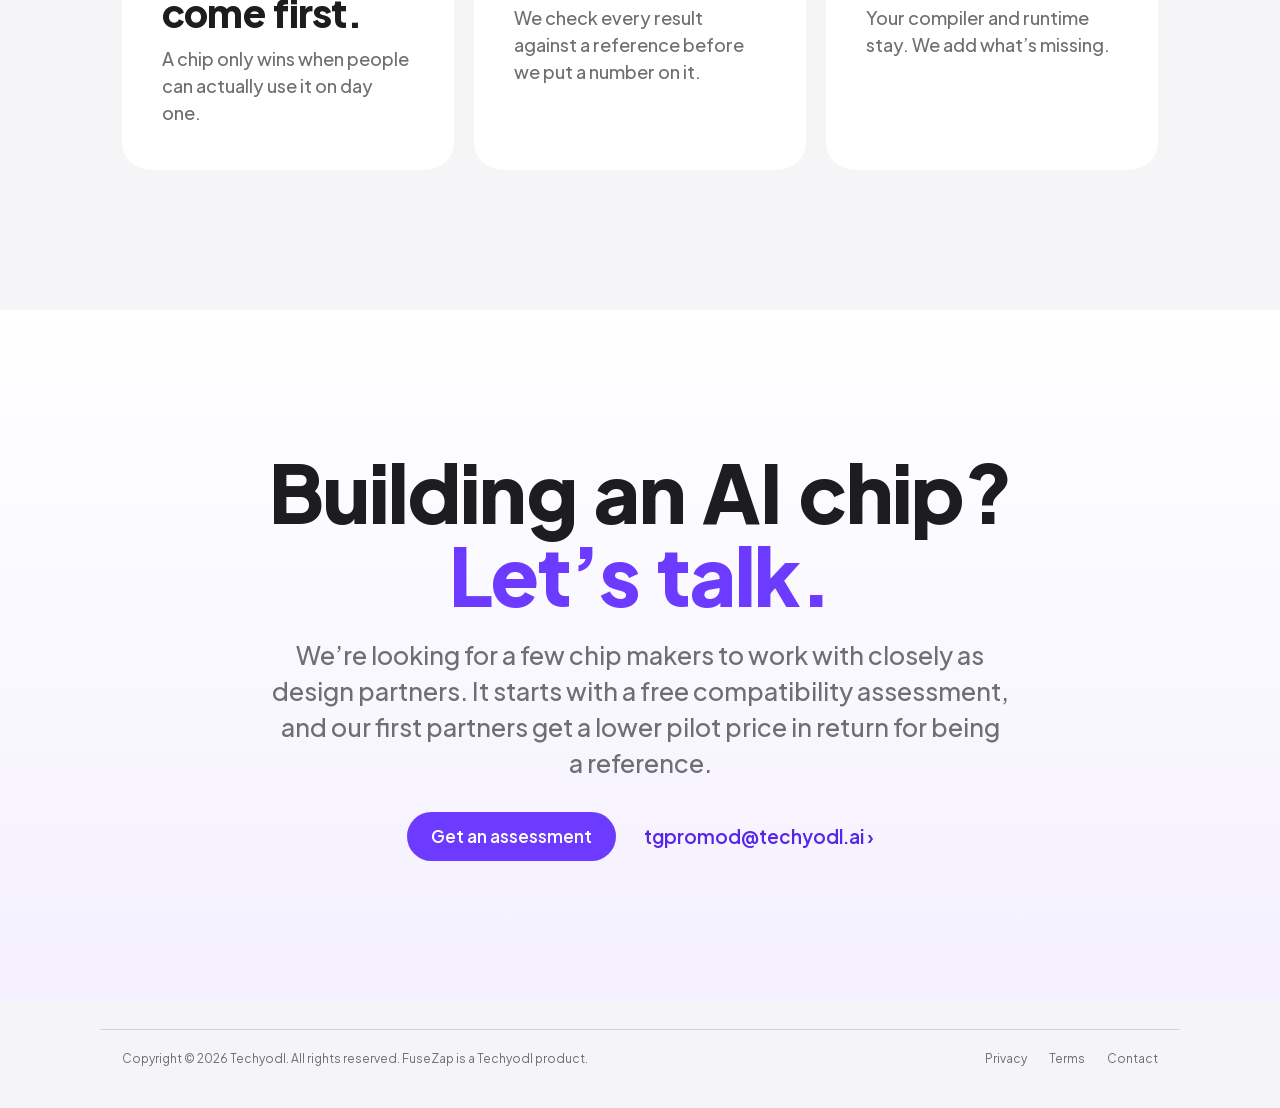
<file: about.html>
<!doctype html>
<html lang="en">
<head>
<meta charset="utf-8">
<meta name="viewport" content="width=device-width, initial-scale=1">
<title>About FuseZap — The team helping new chips run AI models</title>
<meta name="description" content="FuseZap is a Techyodl product. Meet the founders building the software layer that makes new AI chips ready for today’s language models.">
<meta name="theme-color" content="#FFFFFF">
<meta property="og:type" content="website">
<meta property="og:title" content="About FuseZap">
<meta property="og:description" content="Meet the founders helping new chips run AI models.">
<meta property="og:url" content="https://fusezap.ai/about.html">
<meta property="og:image" content="https://fusezap.ai/og.png">
<meta name="twitter:card" content="summary_large_image">
<link rel="icon" href="/favicon.svg" type="image/svg+xml">
<link rel="icon" href="/favicon.ico" sizes="any">
<link rel="apple-touch-icon" href="/apple-touch-icon.png">
<link rel="preload" href="fonts/plus-jakarta-sans-latin.woff2" as="font" type="font/woff2" crossorigin>
<link rel="stylesheet" href="styles.css?v=202610201800">
</head>
<body>

<svg width="0" height="0" style="position:absolute" aria-hidden="true">
  <defs>
    <linearGradient id="fzFire" gradientUnits="userSpaceOnUse" x1="0" y1="4" x2="0" y2="96"><stop offset="0" stop-color="#FFB703"/><stop offset=".5" stop-color="#FB8500"/><stop offset="1" stop-color="#F4442E"/></linearGradient>
    <symbol id="fz-mark" viewBox="0 0 100 100">
      <rect x="18" y="18" width="64" height="64" rx="14" fill="#6C3BFF"/>
      <path d="M34 4 L34 12 M66 4 L66 12 M34 88 L34 96 M66 88 L66 96 M4 34 L12 34 M4 50 L12 50 M4 66 L12 66 M88 34 L96 34 M88 50 L96 50 M88 66 L96 66" stroke="#6C3BFF" stroke-width="6" stroke-linecap="round" fill="none"/>
      <path d="M58 4 L58 32 L40 52 L60 52 L42 72 L42 96" fill="none" stroke="url(#fzFire)" stroke-width="7" stroke-linecap="round" stroke-linejoin="round"/>
      <circle cx="58" cy="4" r="4" fill="#FFB703"/><circle cx="42" cy="96" r="4" fill="#F4442E"/>
    </symbol>
  </defs>
</svg>

<nav>
  <div class="wrap">
    <a class="brand" href="index.html"><svg aria-hidden="true"><use href="#fz-mark"/></svg><img src="wordmark.svg" alt="FuseZap" width="75" height="17"></a>
    <div class="menu" id="menu"><a href="index.html#product">Core</a><a href="index.html#validate">Validate</a><a href="index.html#fit">Where it plugs in</a><a href="index.html#proof">Results</a><a href="engineering.html">Engineering</a><a href="faq.html">FAQ</a><a href="about.html" aria-current="page" style="color:#1D1D1F">About</a><a class="menu-cta" href="#access">Get an assessment</a></div>
    <a class="pill" href="#access">Get an assessment</a>
    <button class="menu-btn" aria-label="Open menu" aria-expanded="false" aria-controls="menu"><span></span><span></span></button>
  </div>
</nav>

<header class="about-hero center">
  <div class="wrap">
    <p class="kicker reveal">About FuseZap</p>
    <h1 class="reveal d1">Great chips deserve<br><span>great software.</span></h1>
    <p class="sub reveal d2">FuseZap is a Techyodl product. We build the software that lets people run AI models on a new chip from the day it ships.</p>
  </div>
</header>

<section class="alt" style="padding: 120px 0">
  <div class="wrap">
    <div class="story">
      <p class="reveal">Building the chip isn’t the hardest part anymore. The hard part is everything after: getting the models people actually want to run working on it.</p>
      <p class="reveal">Customers expect the newest open models, the APIs they already use, and results they can trust. Building all of that takes time chip makers would rather spend on their hardware.</p>
      <p class="reveal dim">That’s the gap we fill. FuseZap gives chip makers a complete way to serve models, built on top of the stack they already have.</p>
    </div>
  </div>
</section>

<section id="founders">
  <div class="wrap">
    <div class="center">
      <p class="kicker reveal">The founders</p>
      <h2 class="headline reveal d1">The people behind FuseZap.</h2>
    </div>

    <article class="founder" id="promod">
      <div class="portrait reveal" aria-hidden="true">PG</div>
      <div class="reveal d1">
        <p class="role">Co-founder &amp; CEO</p>
        <h2>Promod Gangadharan</h2>
        <div class="bio">
          <p>Promod has spent more than 25 years keeping large systems fast and reliable, at Yahoo, InMobi, Walmart and Affirm.</p>
          <p>Along the way, Promod built site reliability teams from scratch, with a reputation for hands-on engineering, automating whatever can be automated, and mentoring the people around them. Promod has worked in both the San Francisco Bay Area and Bengaluru.</p>
        </div>
        <div class="facts"><span>25+ years running large systems</span><span>Site reliability engineering</span><span>Yahoo · InMobi · Walmart · Affirm</span><a href="https://www.linkedin.com/in/promodk" target="_blank" rel="noopener">LinkedIn ›</a></div>
      </div>
    </article>

    <article class="founder" id="amith">
      <div class="portrait reveal" aria-hidden="true">AA</div>
      <div class="reveal d1">
        <p class="role">Co-founder</p>
        <h2>Amith Amarnath</h2>
        <div class="bio">
          <p>Amith is a Senior Director at Walmart, leading the shift to AI-native operations at global scale.</p>
          <p>Amith brings first-hand experience of what it takes to run AI for real users, at one of the largest companies in the world.</p>
        </div>
        <div class="facts"><span>Senior Director, Walmart</span><span>AI-native operations at scale</span><a href="https://www.linkedin.com/in/amiamth" target="_blank" rel="noopener">LinkedIn ›</a></div>
      </div>
    </article>
  </div>
</section>

<section class="alt">
  <div class="wrap center">
    <p class="kicker reveal">What we believe</p>
    <h2 class="headline reveal d1">How we work.</h2>
    <div class="values">
      <div class="tile reveal"><div><h3>Your customers come first.</h3><p>A chip only wins when people can actually use it on day one.</p></div></div>
      <div class="tile reveal d1"><div><h3>Measure, then claim.</h3><p>We check every result against a reference before we put a number on it.</p></div></div>
      <div class="tile reveal d2"><div><h3>Build on what exists.</h3><p>Your compiler and runtime stay. We add what’s missing.</p></div></div>
    </div>
  </div>
</section>

<section class="cta center" id="access">
  <div class="wrap">
    <h2 class="headline reveal">Building an AI chip?<br><span>Let’s talk.</span></h2>
    <p class="sub reveal d1">We’re looking for a few chip makers to work with closely as design partners. It starts with a free compatibility assessment, and our first partners get a lower pilot price in return for being a reference.</p>
    <div class="links reveal d2">
      <a class="pill" href="mailto:tgpromod@techyodl.ai?subject=FuseZap%20compatibility%20assessment">Get an assessment</a>
      <a class="more" href="mailto:tgpromod@techyodl.ai">tgpromod@techyodl.ai ›</a>
    </div>
  </div>
</section>

<footer>
  <div class="wrap">
    <span>Copyright © 2026 Techyodl. All rights reserved. FuseZap is a Techyodl product.</span>
    <div class="legal-links"><a href="privacy.html">Privacy</a><a href="terms.html">Terms</a><a href="mailto:tgpromod@techyodl.ai">Contact</a></div>
  </div>
</footer>

<script>
(() => {
  const nav = document.querySelector('nav'), btn = nav.querySelector('.menu-btn');
  btn.addEventListener('click', () => { const o = nav.classList.toggle('open'); btn.setAttribute('aria-expanded', o); btn.setAttribute('aria-label', o ? 'Close menu' : 'Open menu'); });
  nav.querySelectorAll('.menu a').forEach(a => a.addEventListener('click', () => { nav.classList.remove('open'); btn.setAttribute('aria-expanded', false); }));
  const io = new IntersectionObserver((es) => es.forEach(e => { if (e.isIntersecting) { e.target.classList.add('in'); io.unobserve(e.target); } }), { threshold: 0.15 });
  document.querySelectorAll('.reveal').forEach(el => io.observe(el));
})();
</script>
</body>
</html>
</file>
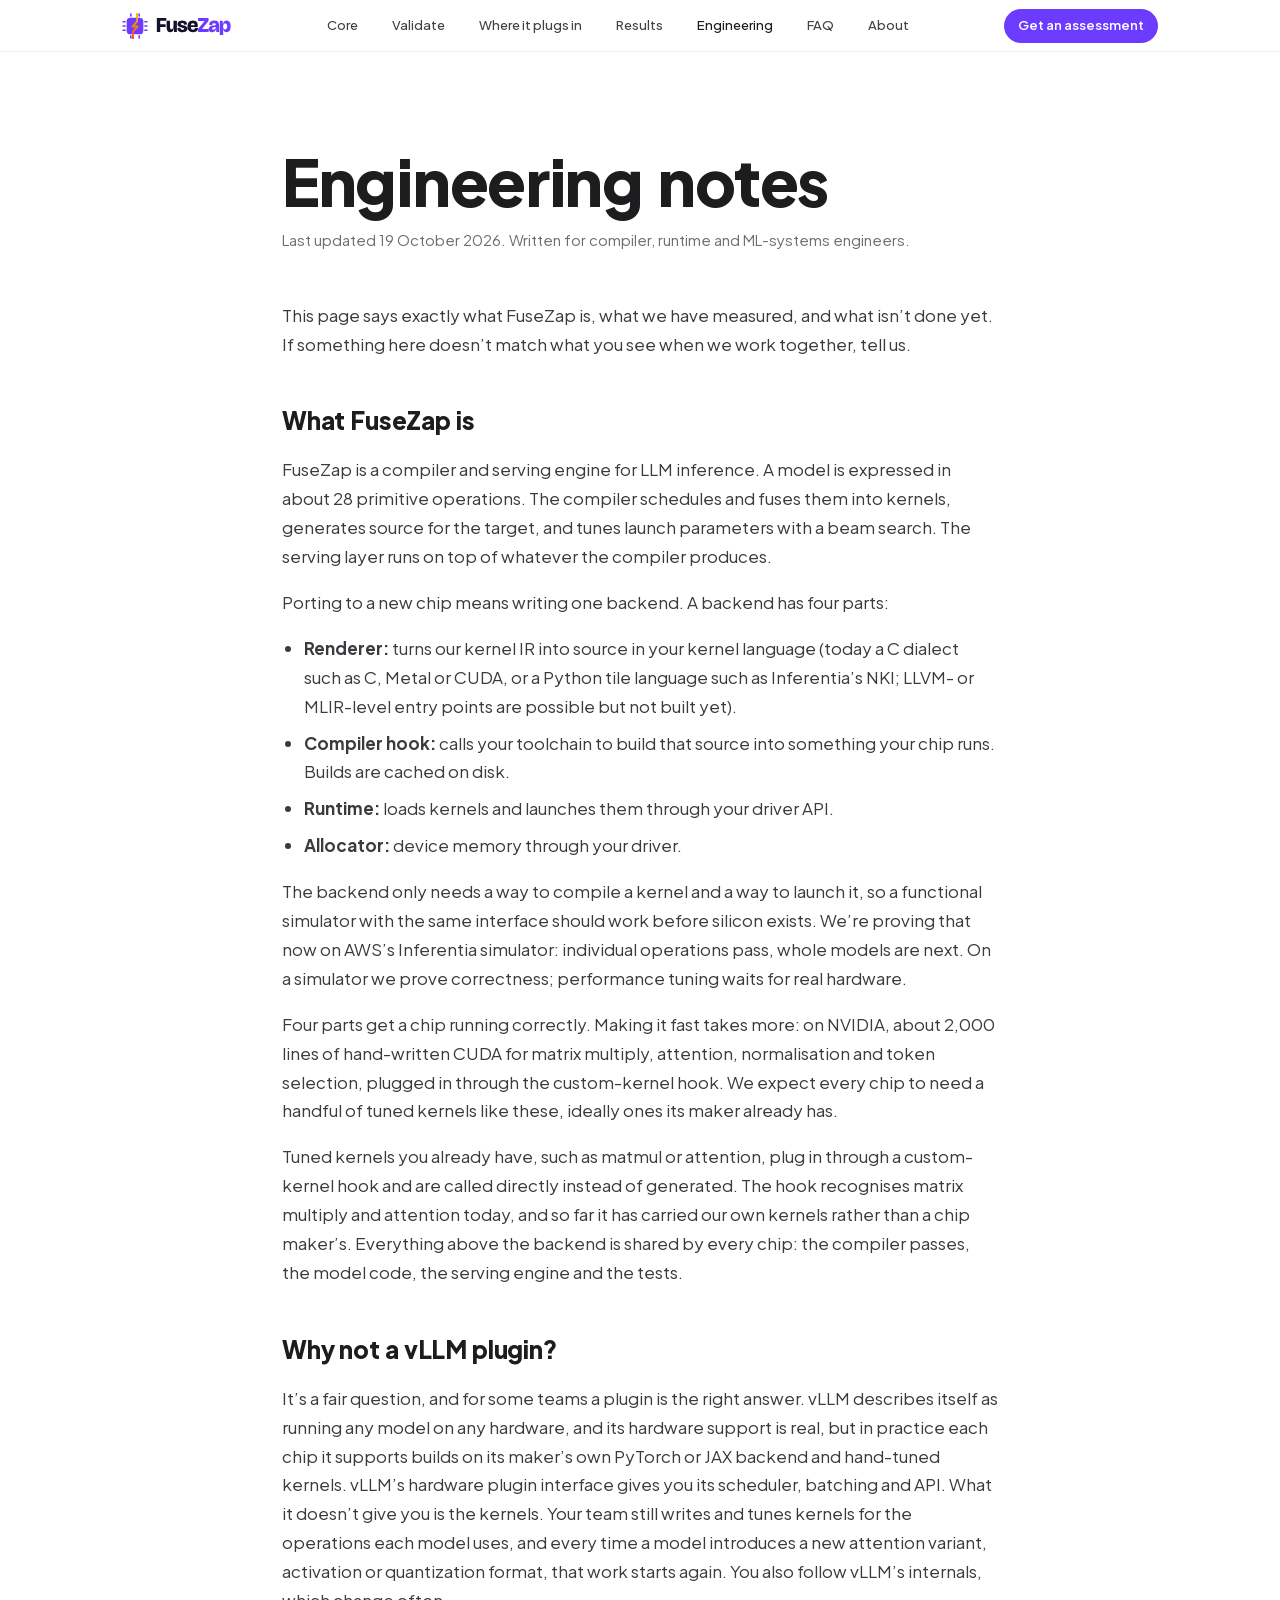
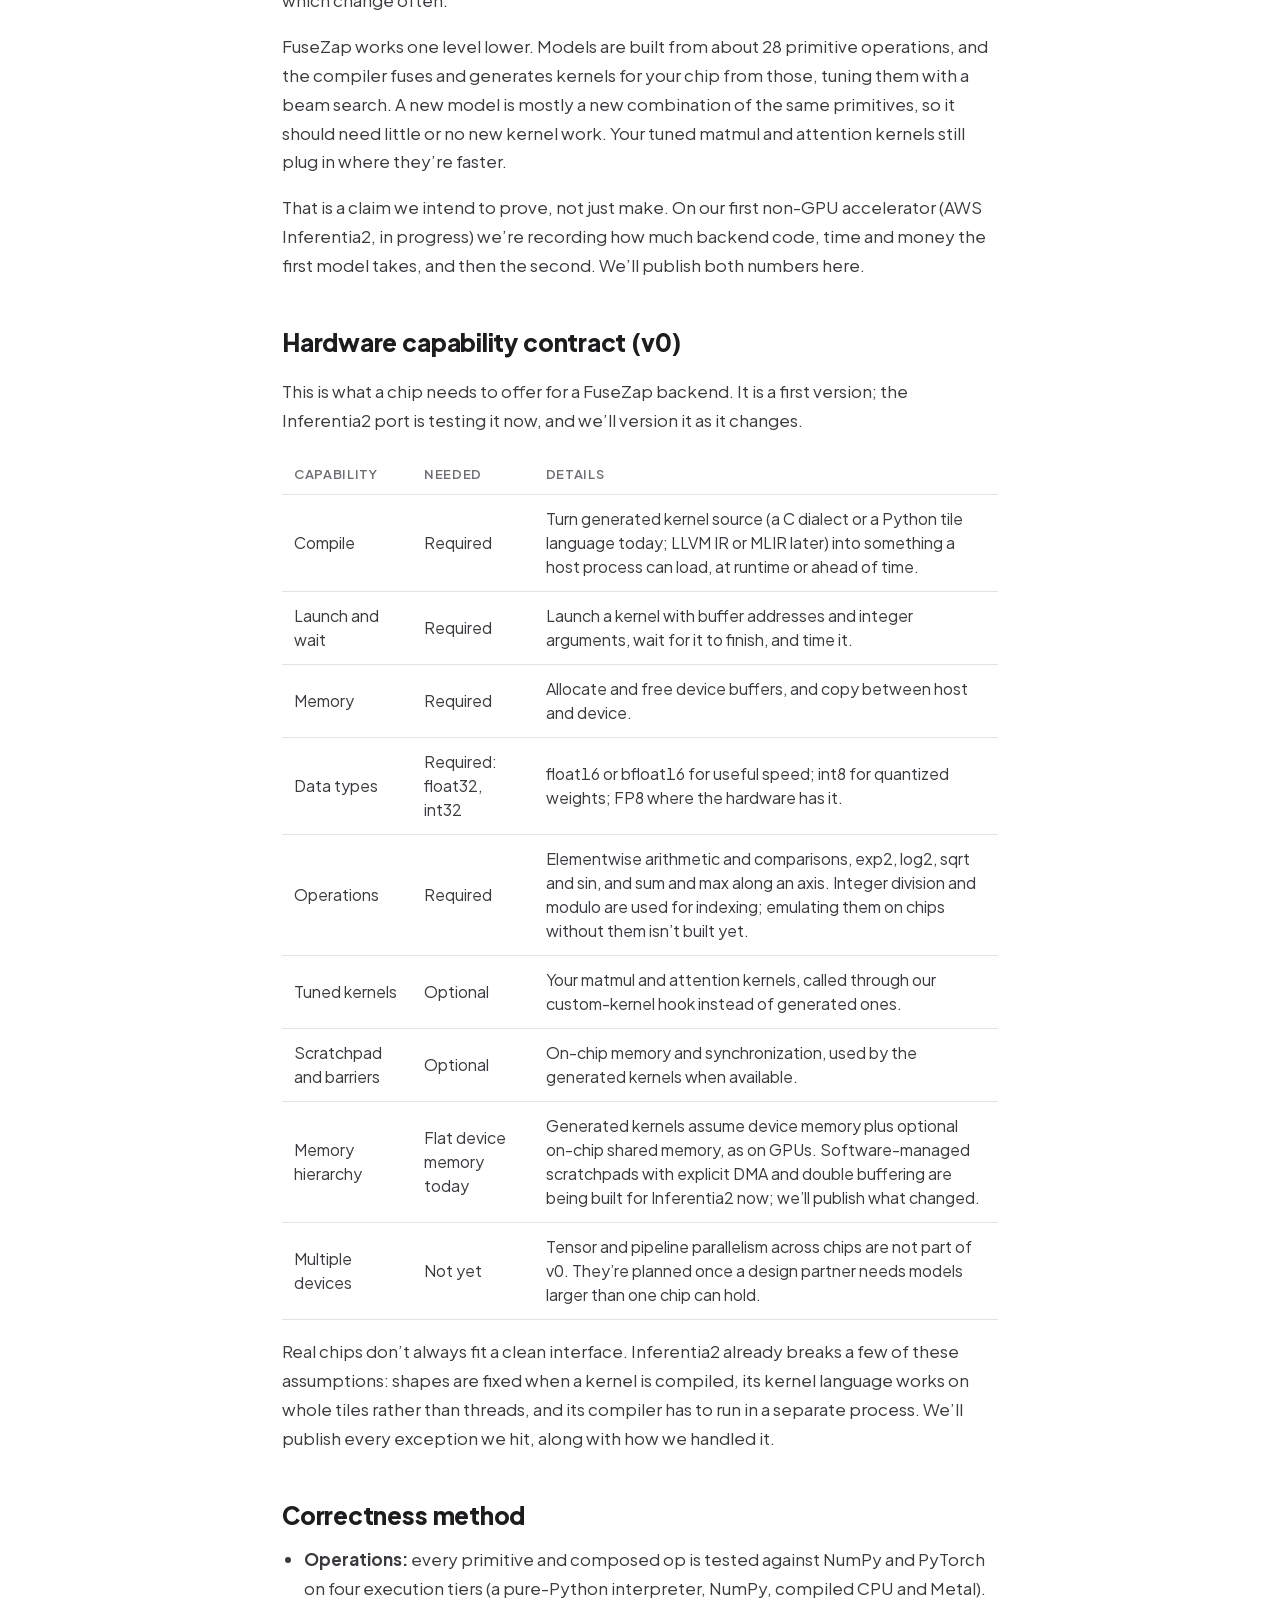
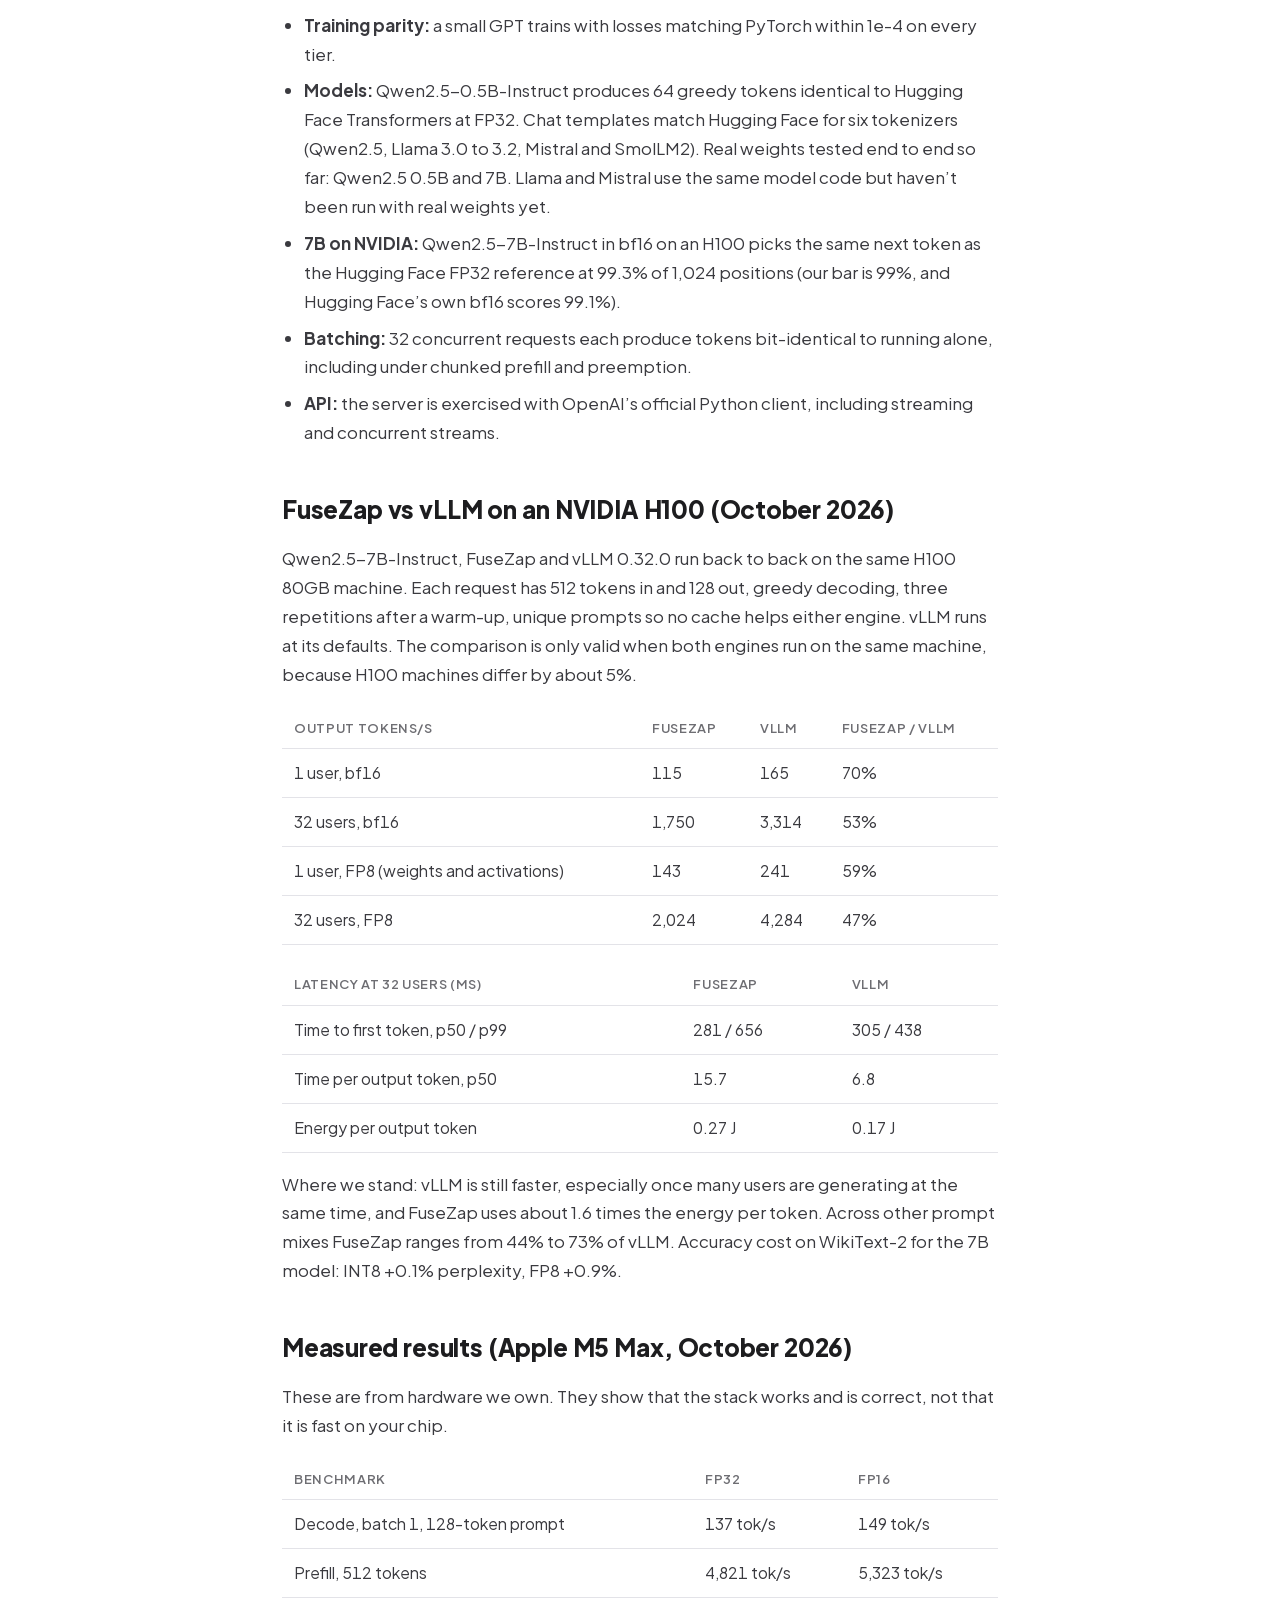
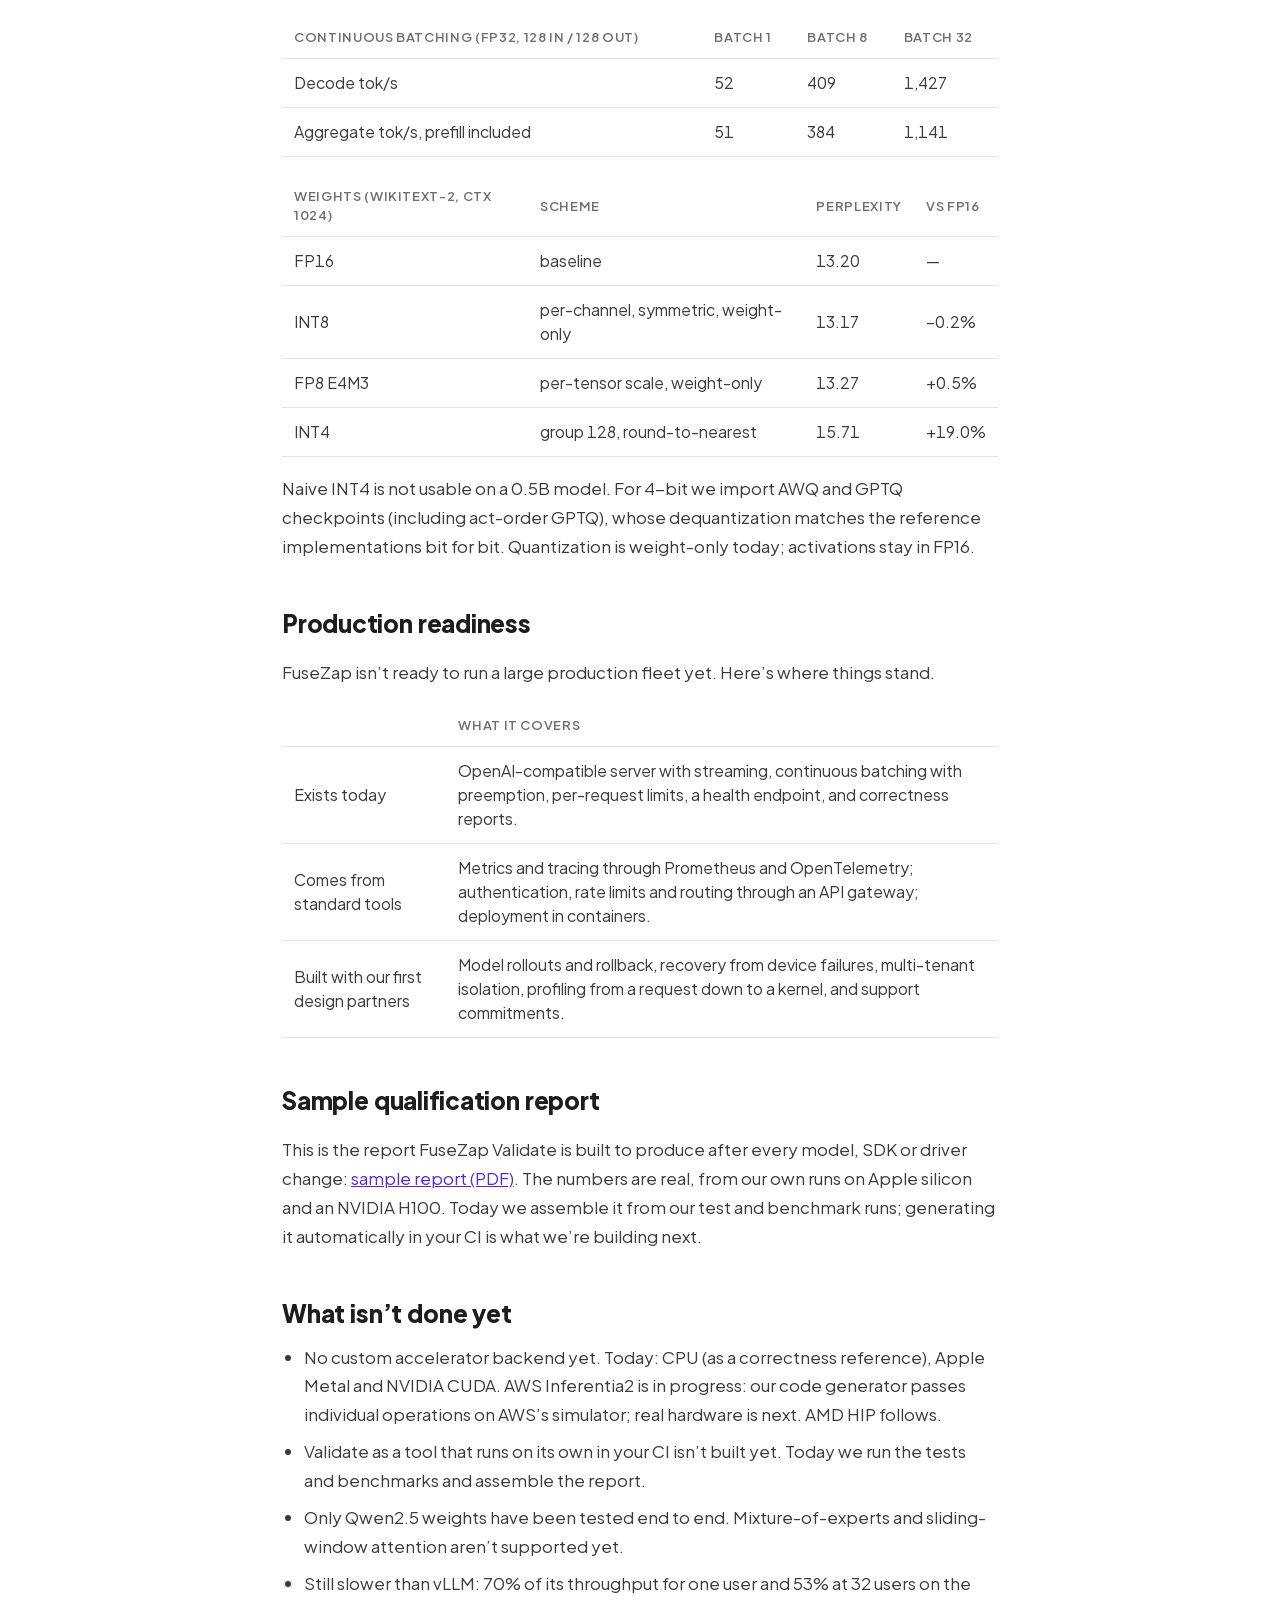
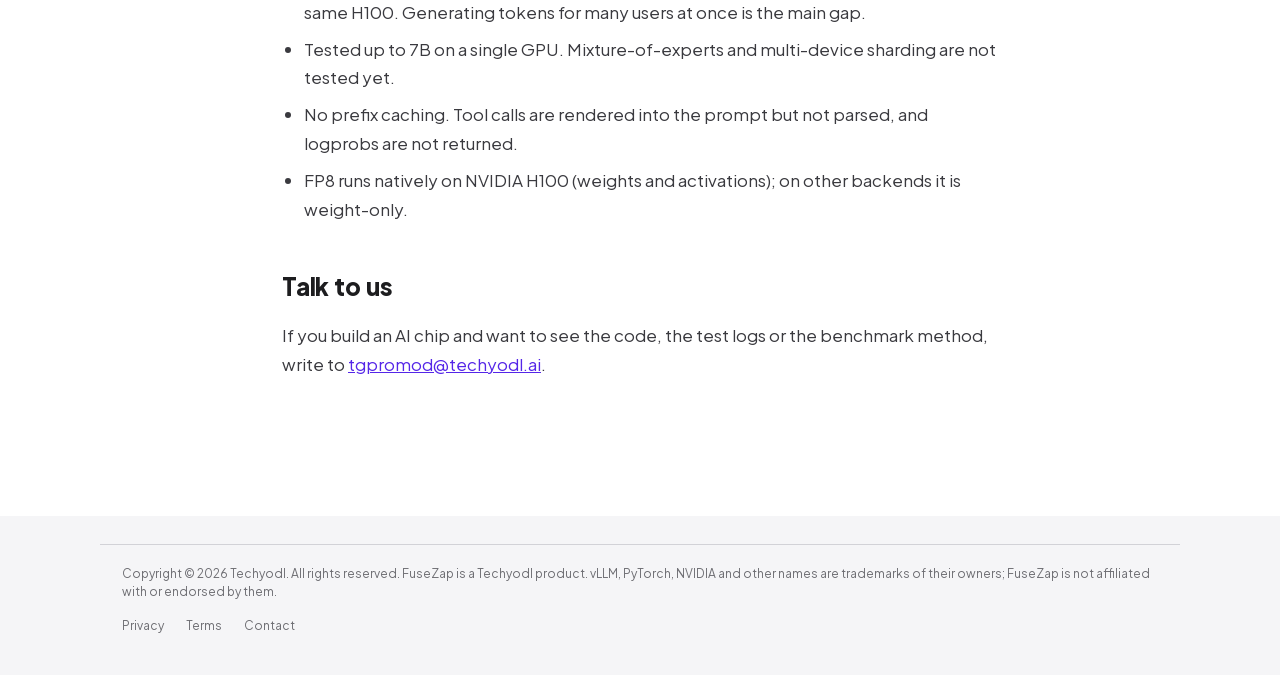
<file: engineering.html>
<!doctype html>
<html lang="en">
<head>
<meta charset="utf-8">
<meta name="viewport" content="width=device-width, initial-scale=1">
<title>Engineering notes — FuseZap</title>
<meta name="description" content="How FuseZap works under the hood, how we test it, what we have measured, and what is not done yet.">
<meta name="theme-color" content="#FFFFFF">
<meta property="og:type" content="website">
<meta property="og:title" content="Engineering notes — FuseZap">
<meta property="og:description" content="How FuseZap works under the hood, how we test it, what we have measured, and what is not done yet.">
<meta property="og:url" content="https://fusezap.ai/engineering.html">
<meta property="og:image" content="https://fusezap.ai/og.png">
<meta name="twitter:card" content="summary_large_image">
<link rel="icon" href="/favicon.svg" type="image/svg+xml">
<link rel="icon" href="/favicon.ico" sizes="any">
<link rel="apple-touch-icon" href="/apple-touch-icon.png">
<link rel="preload" href="fonts/plus-jakarta-sans-latin.woff2" as="font" type="font/woff2" crossorigin>
<link rel="stylesheet" href="styles.css?v=202610201800">
</head>
<body>

<svg width="0" height="0" style="position:absolute" aria-hidden="true">
  <defs>
    <linearGradient id="fzFire" gradientUnits="userSpaceOnUse" x1="0" y1="4" x2="0" y2="96"><stop offset="0" stop-color="#FFB703"/><stop offset=".5" stop-color="#FB8500"/><stop offset="1" stop-color="#F4442E"/></linearGradient>
    <symbol id="fz-mark" viewBox="0 0 100 100">
      <rect x="18" y="18" width="64" height="64" rx="14" fill="#6C3BFF"/>
      <path d="M34 4 L34 12 M66 4 L66 12 M34 88 L34 96 M66 88 L66 96 M4 34 L12 34 M4 50 L12 50 M4 66 L12 66 M88 34 L96 34 M88 50 L96 50 M88 66 L96 66" stroke="#6C3BFF" stroke-width="6" stroke-linecap="round" fill="none"/>
      <path d="M58 4 L58 32 L40 52 L60 52 L42 72 L42 96" fill="none" stroke="url(#fzFire)" stroke-width="7" stroke-linecap="round" stroke-linejoin="round"/>
      <circle cx="58" cy="4" r="4" fill="#FFB703"/><circle cx="42" cy="96" r="4" fill="#F4442E"/>
    </symbol>
  </defs>
</svg>

<nav>
  <div class="wrap">
    <a class="brand" href="index.html"><svg aria-hidden="true"><use href="#fz-mark"/></svg><img src="wordmark.svg" alt="FuseZap" width="75" height="17"></a>
    <div class="menu" id="menu"><a href="index.html#product">Core</a><a href="index.html#validate">Validate</a><a href="index.html#fit">Where it plugs in</a><a href="index.html#proof">Results</a><a href="engineering.html" aria-current="page" style="color:#1D1D1F">Engineering</a><a href="faq.html">FAQ</a><a href="about.html">About</a><a class="menu-cta" href="mailto:tgpromod@techyodl.ai?subject=FuseZap%20compatibility%20assessment">Get an assessment</a></div>
    <a class="pill" href="mailto:tgpromod@techyodl.ai?subject=FuseZap%20compatibility%20assessment">Get an assessment</a>
    <button class="menu-btn" aria-label="Open menu" aria-expanded="false" aria-controls="menu"><span></span><span></span></button>
  </div>
</nav>

<main class="legal eng">
  <div class="wrap">
    <h1>Engineering notes</h1>
    <p class="updated">Last updated 19 October 2026. Written for compiler, runtime and ML-systems engineers.</p>

    <p>This page says exactly what FuseZap is, what we have measured, and what isn’t done yet. If something here doesn’t match what you see when we work together, tell us.</p>

    <h2>What FuseZap is</h2>
    <p>FuseZap is a compiler and serving engine for LLM inference. A model is expressed in about 28 primitive operations. The compiler schedules and fuses them into kernels, generates source for the target, and tunes launch parameters with a beam search. The serving layer runs on top of whatever the compiler produces.</p>
    <p>Porting to a new chip means writing one backend. A backend has four parts:</p>
    <ul>
      <li><b>Renderer:</b> turns our kernel IR into source in your kernel language (today a C dialect such as C, Metal or CUDA, or a Python tile language such as Inferentia’s NKI; LLVM- or MLIR-level entry points are possible but not built yet).</li>
      <li><b>Compiler hook:</b> calls your toolchain to build that source into something your chip runs. Builds are cached on disk.</li>
      <li><b>Runtime:</b> loads kernels and launches them through your driver API.</li>
      <li><b>Allocator:</b> device memory through your driver.</li>
    </ul>
    <p>The backend only needs a way to compile a kernel and a way to launch it, so a functional simulator with the same interface should work before silicon exists. We’re proving that now on AWS’s Inferentia simulator: individual operations pass, whole models are next. On a simulator we prove correctness; performance tuning waits for real hardware.</p>
    <p>Four parts get a chip running correctly. Making it fast takes more: on NVIDIA, about 2,000 lines of hand-written CUDA for matrix multiply, attention, normalisation and token selection, plugged in through the custom-kernel hook. We expect every chip to need a handful of tuned kernels like these, ideally ones its maker already has.</p>
    <p>Tuned kernels you already have, such as matmul or attention, plug in through a custom-kernel hook and are called directly instead of generated. The hook recognises matrix multiply and attention today, and so far it has carried our own kernels rather than a chip maker’s. Everything above the backend is shared by every chip: the compiler passes, the model code, the serving engine and the tests.</p>

    <h2 id="vllm">Why not a vLLM plugin?</h2>
    <p>It’s a fair question, and for some teams a plugin is the right answer. vLLM describes itself as running any model on any hardware, and its hardware support is real, but in practice each chip it supports builds on its maker’s own PyTorch or JAX backend and hand-tuned kernels. vLLM’s hardware plugin interface gives you its scheduler, batching and API. What it doesn’t give you is the kernels. Your team still writes and tunes kernels for the operations each model uses, and every time a model introduces a new attention variant, activation or quantization format, that work starts again. You also follow vLLM’s internals, which change often.</p>
    <p>FuseZap works one level lower. Models are built from about 28 primitive operations, and the compiler fuses and generates kernels for your chip from those, tuning them with a beam search. A new model is mostly a new combination of the same primitives, so it should need little or no new kernel work. Your tuned matmul and attention kernels still plug in where they’re faster.</p>
    <p>That is a claim we intend to prove, not just make. On our first non-GPU accelerator (AWS Inferentia2, in progress) we’re recording how much backend code, time and money the first model takes, and then the second. We’ll publish both numbers here.</p>

    <h2 id="contract">Hardware capability contract (v0)</h2>
    <p>This is what a chip needs to offer for a FuseZap backend. It is a first version; the Inferentia2 port is testing it now, and we’ll version it as it changes.</p>
    <table class="etable">
      <thead><tr><th>Capability</th><th>Needed</th><th>Details</th></tr></thead>
      <tbody>
        <tr><td>Compile</td><td>Required</td><td>Turn generated kernel source (a C dialect or a Python tile language today; LLVM IR or MLIR later) into something a host process can load, at runtime or ahead of time.</td></tr>
        <tr><td>Launch and wait</td><td>Required</td><td>Launch a kernel with buffer addresses and integer arguments, wait for it to finish, and time it.</td></tr>
        <tr><td>Memory</td><td>Required</td><td>Allocate and free device buffers, and copy between host and device.</td></tr>
        <tr><td>Data types</td><td>Required: float32, int32</td><td>float16 or bfloat16 for useful speed; int8 for quantized weights; FP8 where the hardware has it.</td></tr>
        <tr><td>Operations</td><td>Required</td><td>Elementwise arithmetic and comparisons, exp2, log2, sqrt and sin, and sum and max along an axis. Integer division and modulo are used for indexing; emulating them on chips without them isn’t built yet.</td></tr>
        <tr><td>Tuned kernels</td><td>Optional</td><td>Your matmul and attention kernels, called through our custom-kernel hook instead of generated ones.</td></tr>
        <tr><td>Scratchpad and barriers</td><td>Optional</td><td>On-chip memory and synchronization, used by the generated kernels when available.</td></tr>
        <tr><td>Memory hierarchy</td><td>Flat device memory today</td><td>Generated kernels assume device memory plus optional on-chip shared memory, as on GPUs. Software-managed scratchpads with explicit DMA and double buffering are being built for Inferentia2 now; we’ll publish what changed.</td></tr>
        <tr><td>Multiple devices</td><td>Not yet</td><td>Tensor and pipeline parallelism across chips are not part of v0. They’re planned once a design partner needs models larger than one chip can hold.</td></tr>
      </tbody>
    </table>
    <p>Real chips don’t always fit a clean interface. Inferentia2 already breaks a few of these assumptions: shapes are fixed when a kernel is compiled, its kernel language works on whole tiles rather than threads, and its compiler has to run in a separate process. We’ll publish every exception we hit, along with how we handled it.</p>

    <h2>Correctness method</h2>
    <ul>
      <li><b>Operations:</b> every primitive and composed op is tested against NumPy and PyTorch on four execution tiers (a pure-Python interpreter, NumPy, compiled CPU and Metal).</li>
      <li><b>Training parity:</b> a small GPT trains with losses matching PyTorch within 1e-4 on every tier.</li>
      <li><b>Models:</b> Qwen2.5-0.5B-Instruct produces 64 greedy tokens identical to Hugging Face Transformers at FP32. Chat templates match Hugging Face for six tokenizers (Qwen2.5, Llama 3.0 to 3.2, Mistral and SmolLM2). Real weights tested end to end so far: Qwen2.5 0.5B and 7B. Llama and Mistral use the same model code but haven’t been run with real weights yet.</li>
      <li><b>7B on NVIDIA:</b> Qwen2.5-7B-Instruct in bf16 on an H100 picks the same next token as the Hugging Face FP32 reference at 99.3% of 1,024 positions (our bar is 99%, and Hugging Face’s own bf16 scores 99.1%).</li>
      <li><b>Batching:</b> 32 concurrent requests each produce tokens bit-identical to running alone, including under chunked prefill and preemption.</li>
      <li><b>API:</b> the server is exercised with OpenAI’s official Python client, including streaming and concurrent streams.</li>
    </ul>

    <h2 id="h100">FuseZap vs vLLM on an NVIDIA H100 (October 2026)</h2>
    <p>Qwen2.5-7B-Instruct, FuseZap and vLLM 0.32.0 run back to back on the same H100 80GB machine. Each request has 512 tokens in and 128 out, greedy decoding, three repetitions after a warm-up, unique prompts so no cache helps either engine. vLLM runs at its defaults. The comparison is only valid when both engines run on the same machine, because H100 machines differ by about 5%.</p>
    <table class="etable">
      <thead><tr><th>Output tokens/s</th><th>FuseZap</th><th>vLLM</th><th>FuseZap / vLLM</th></tr></thead>
      <tbody>
        <tr><td>1 user, bf16</td><td>115</td><td>165</td><td>70%</td></tr>
        <tr><td>32 users, bf16</td><td>1,750</td><td>3,314</td><td>53%</td></tr>
        <tr><td>1 user, FP8 (weights and activations)</td><td>143</td><td>241</td><td>59%</td></tr>
        <tr><td>32 users, FP8</td><td>2,024</td><td>4,284</td><td>47%</td></tr>
      </tbody>
    </table>
    <table class="etable">
      <thead><tr><th>Latency at 32 users (ms)</th><th>FuseZap</th><th>vLLM</th></tr></thead>
      <tbody>
        <tr><td>Time to first token, p50 / p99</td><td>281 / 656</td><td>305 / 438</td></tr>
        <tr><td>Time per output token, p50</td><td>15.7</td><td>6.8</td></tr>
        <tr><td>Energy per output token</td><td>0.27 J</td><td>0.17 J</td></tr>
      </tbody>
    </table>
    <p>Where we stand: vLLM is still faster, especially once many users are generating at the same time, and FuseZap uses about 1.6 times the energy per token. Across other prompt mixes FuseZap ranges from 44% to 73% of vLLM. Accuracy cost on WikiText-2 for the 7B model: INT8 +0.1% perplexity, FP8 +0.9%.</p>

    <h2>Measured results (Apple M5 Max, October 2026)</h2>
    <p>These are from hardware we own. They show that the stack works and is correct, not that it is fast on your chip.</p>
    <table class="etable">
      <thead><tr><th>Benchmark</th><th>FP32</th><th>FP16</th></tr></thead>
      <tbody>
        <tr><td>Decode, batch 1, 128-token prompt</td><td>137 tok/s</td><td>149 tok/s</td></tr>
        <tr><td>Prefill, 512 tokens</td><td>4,821 tok/s</td><td>5,323 tok/s</td></tr>
      </tbody>
    </table>
    <table class="etable">
      <thead><tr><th>Continuous batching (FP32, 128 in / 128 out)</th><th>Batch 1</th><th>Batch 8</th><th>Batch 32</th></tr></thead>
      <tbody>
        <tr><td>Decode tok/s</td><td>52</td><td>409</td><td>1,427</td></tr>
        <tr><td>Aggregate tok/s, prefill included</td><td>51</td><td>384</td><td>1,141</td></tr>
      </tbody>
    </table>
    <table class="etable">
      <thead><tr><th>Weights (WikiText-2, ctx 1024)</th><th>Scheme</th><th>Perplexity</th><th>vs FP16</th></tr></thead>
      <tbody>
        <tr><td>FP16</td><td>baseline</td><td>13.20</td><td>—</td></tr>
        <tr><td>INT8</td><td>per-channel, symmetric, weight-only</td><td>13.17</td><td>−0.2%</td></tr>
        <tr><td>FP8 E4M3</td><td>per-tensor scale, weight-only</td><td>13.27</td><td>+0.5%</td></tr>
        <tr><td>INT4</td><td>group 128, round-to-nearest</td><td>15.71</td><td>+19.0%</td></tr>
      </tbody>
    </table>
    <p>Naive INT4 is not usable on a 0.5B model. For 4-bit we import AWQ and GPTQ checkpoints (including act-order GPTQ), whose dequantization matches the reference implementations bit for bit. Quantization is weight-only today; activations stay in FP16.</p>

    <h2 id="production">Production readiness</h2>
    <p>FuseZap isn’t ready to run a large production fleet yet. Here’s where things stand.</p>
    <table class="etable">
      <thead><tr><th></th><th>What it covers</th></tr></thead>
      <tbody>
        <tr><td>Exists today</td><td>OpenAI-compatible server with streaming, continuous batching with preemption, per-request limits, a health endpoint, and correctness reports.</td></tr>
        <tr><td>Comes from standard tools</td><td>Metrics and tracing through Prometheus and OpenTelemetry; authentication, rate limits and routing through an API gateway; deployment in containers.</td></tr>
        <tr><td>Built with our first design partners</td><td>Model rollouts and rollback, recovery from device failures, multi-tenant isolation, profiling from a request down to a kernel, and support commitments.</td></tr>
      </tbody>
    </table>

    <h2 id="report">Sample qualification report</h2>
    <p>This is the report FuseZap Validate is built to produce after every model, SDK or driver change: <a href="reports/fusezap-sample-qualification-report.pdf">sample report (PDF)</a>. The numbers are real, from our own runs on Apple silicon and an NVIDIA H100. Today we assemble it from our test and benchmark runs; generating it automatically in your CI is what we’re building next.</p>

    <h2>What isn’t done yet</h2>
    <ul>
      <li>No custom accelerator backend yet. Today: CPU (as a correctness reference), Apple Metal and NVIDIA CUDA. AWS Inferentia2 is in progress: our code generator passes individual operations on AWS’s simulator; real hardware is next. AMD HIP follows.</li>
      <li>Validate as a tool that runs on its own in your CI isn’t built yet. Today we run the tests and benchmarks and assemble the report.</li>
      <li>Only Qwen2.5 weights have been tested end to end. Mixture-of-experts and sliding-window attention aren’t supported yet.</li>
      <li>Still slower than vLLM: 70% of its throughput for one user and 53% at 32 users on the same H100. Generating tokens for many users at once is the main gap.</li>
      <li>Tested up to 7B on a single GPU. Mixture-of-experts and multi-device sharding are not tested yet.</li>
      <li>No prefix caching. Tool calls are rendered into the prompt but not parsed, and logprobs are not returned.</li>
      <li>FP8 runs natively on NVIDIA H100 (weights and activations); on other backends it is weight-only.</li>
    </ul>

    <h2>Talk to us</h2>
    <p>If you build an AI chip and want to see the code, the test logs or the benchmark method, write to <a href="mailto:tgpromod@techyodl.ai">tgpromod@techyodl.ai</a>.</p>
  </div>
</main>

<footer>
  <div class="wrap">
    <span>Copyright © 2026 Techyodl. All rights reserved. FuseZap is a Techyodl product. vLLM, PyTorch, NVIDIA and other names are trademarks of their owners; FuseZap is not affiliated with or endorsed by them.</span>
    <div class="legal-links"><a href="privacy.html">Privacy</a><a href="terms.html">Terms</a><a href="mailto:tgpromod@techyodl.ai">Contact</a></div>
  </div>
</footer>

<script>
(() => {
  const nav = document.querySelector('nav'), btn = nav.querySelector('.menu-btn');
  btn.addEventListener('click', () => { const o = nav.classList.toggle('open'); btn.setAttribute('aria-expanded', o); btn.setAttribute('aria-label', o ? 'Close menu' : 'Open menu'); });
  nav.querySelectorAll('.menu a').forEach(a => a.addEventListener('click', () => { nav.classList.remove('open'); btn.setAttribute('aria-expanded', false); }));
  const io = new IntersectionObserver((es) => es.forEach(e => { if (e.isIntersecting) { e.target.classList.add('in'); io.unobserve(e.target); } }), { threshold: 0.15 });
  document.querySelectorAll('.reveal').forEach(el => io.observe(el));
})();
</script>
</body>
</html>
</file>
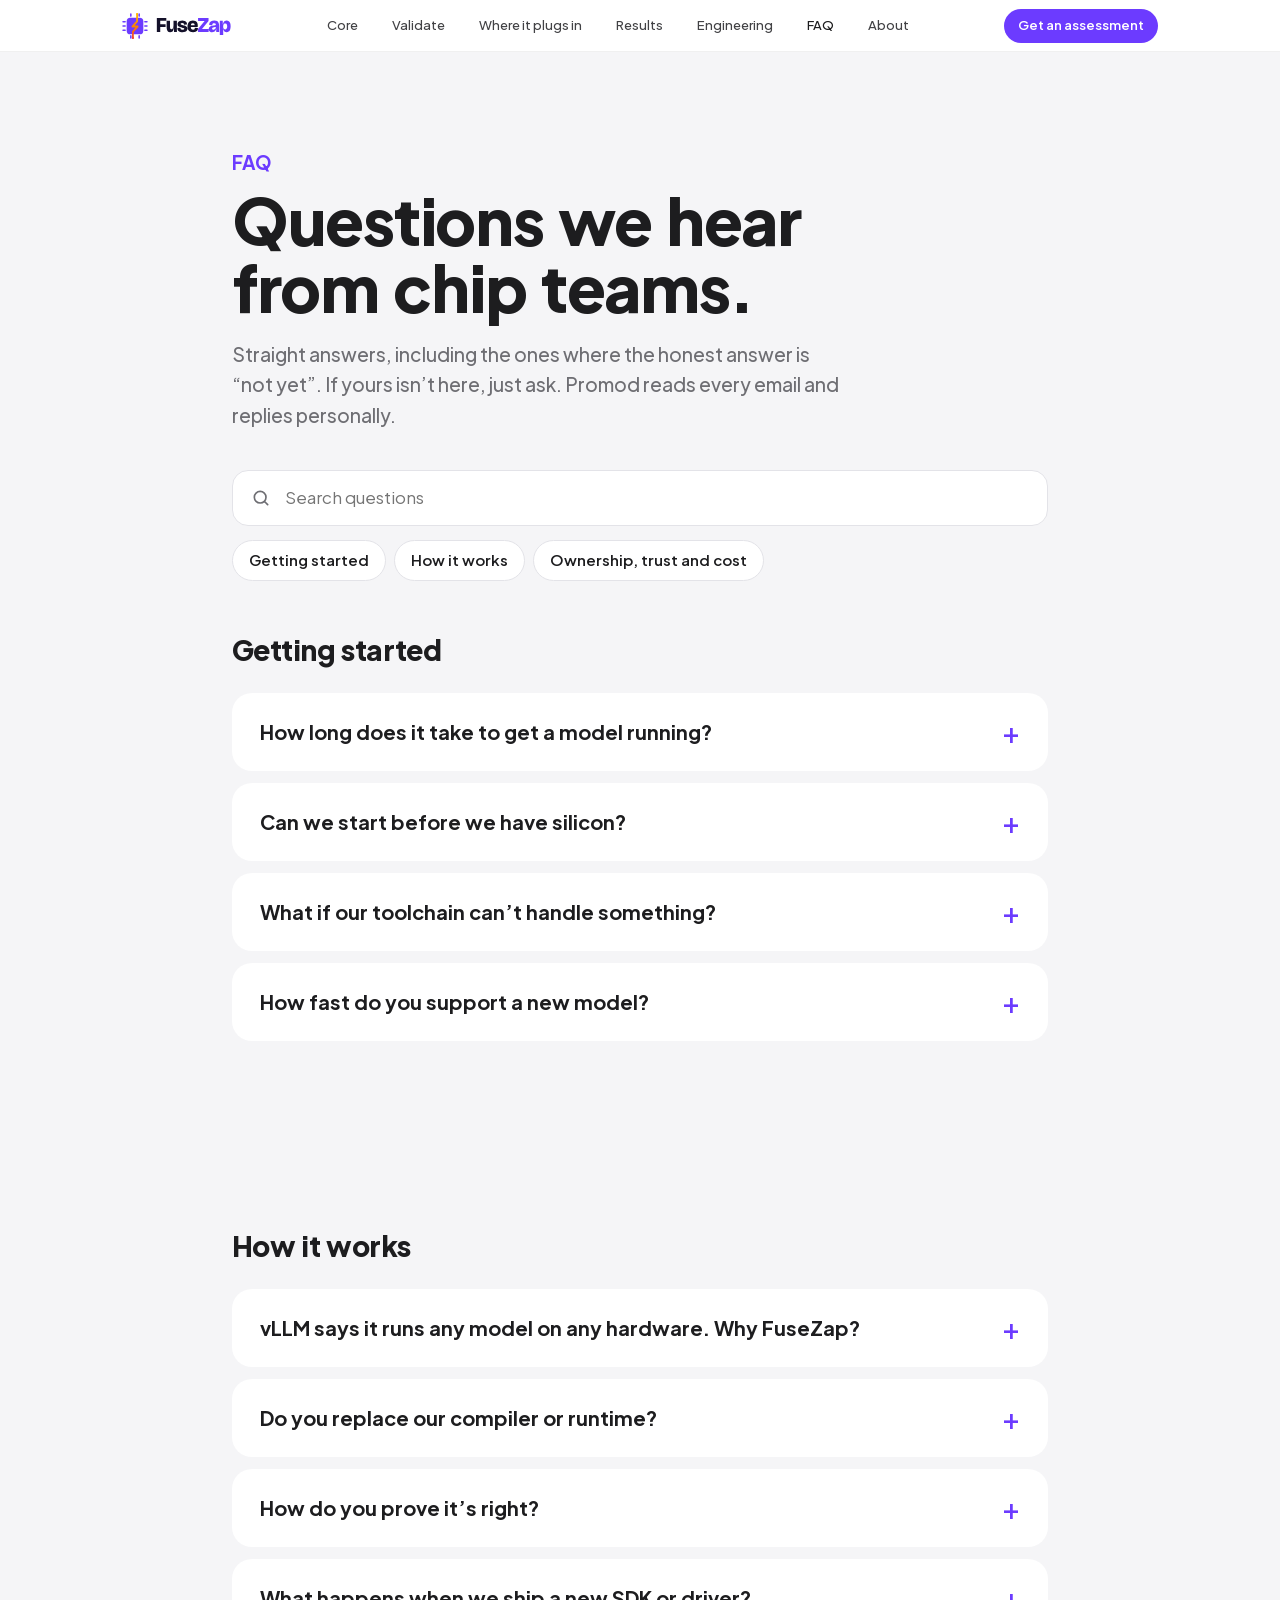
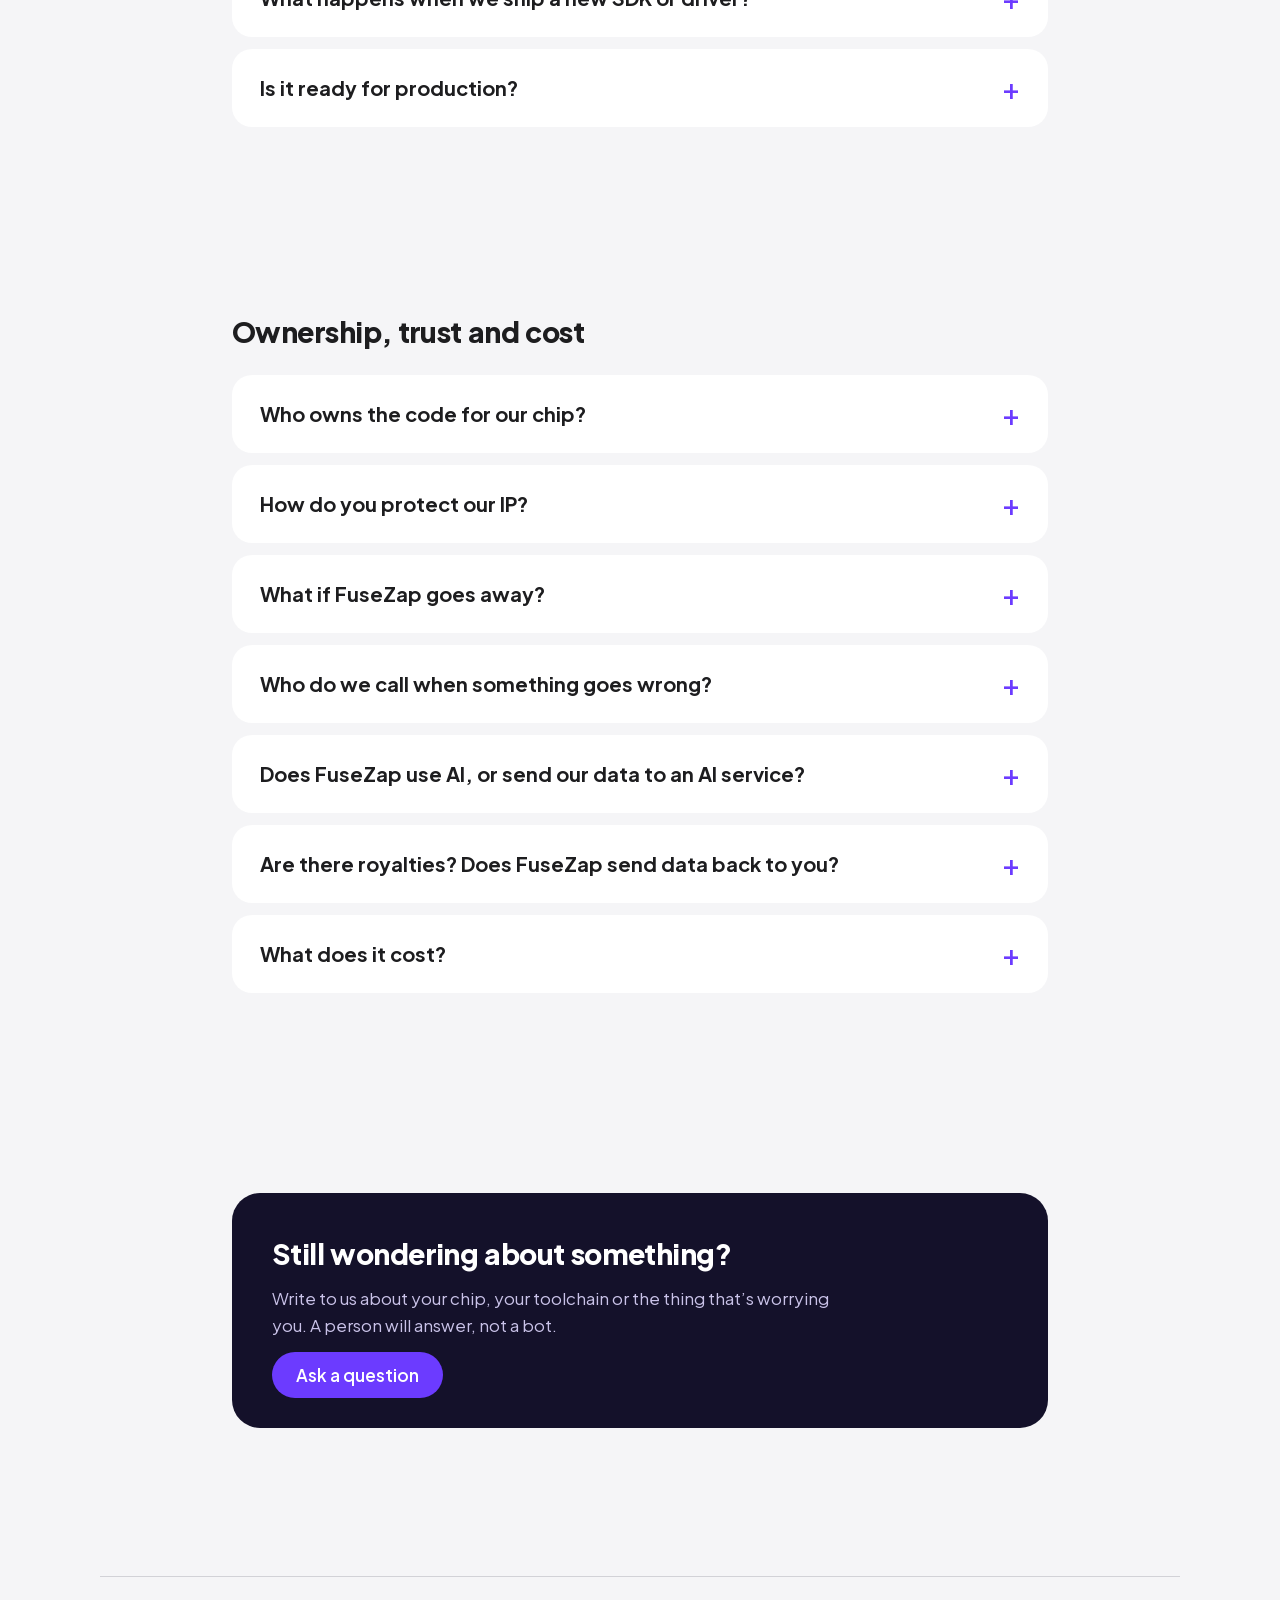
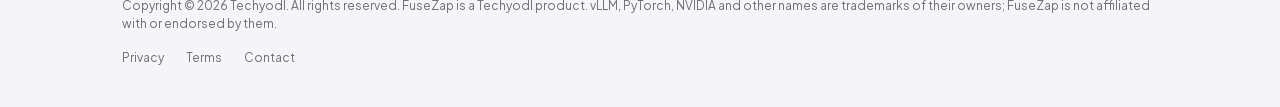
<file: faq.html>
<!doctype html>
<html lang="en">
<head>
<meta charset="utf-8">
<meta name="viewport" content="width=device-width, initial-scale=1">
<title>FAQ — FuseZap</title>
<meta name="description" content="Straight answers for teams building AI chips: getting started, how FuseZap works, ownership, IP, open source and cost.">
<meta name="theme-color" content="#FFFFFF">
<meta property="og:type" content="website">
<meta property="og:title" content="FAQ — FuseZap">
<meta property="og:description" content="Straight answers for teams building AI chips: getting started, how FuseZap works, ownership, IP, open source and cost.">
<meta property="og:url" content="https://fusezap.ai/faq.html">
<meta property="og:image" content="https://fusezap.ai/og.png">
<meta name="twitter:card" content="summary_large_image">
<link rel="icon" href="/favicon.svg" type="image/svg+xml">
<link rel="icon" href="/favicon.ico" sizes="any">
<link rel="apple-touch-icon" href="/apple-touch-icon.png">
<link rel="preload" href="fonts/plus-jakarta-sans-latin.woff2" as="font" type="font/woff2" crossorigin>
<link rel="stylesheet" href="styles.css?v=202610201800">
</head>
<body>

<svg width="0" height="0" style="position:absolute" aria-hidden="true">
  <defs>
    <linearGradient id="fzFire" gradientUnits="userSpaceOnUse" x1="0" y1="4" x2="0" y2="96"><stop offset="0" stop-color="#FFB703"/><stop offset=".5" stop-color="#FB8500"/><stop offset="1" stop-color="#F4442E"/></linearGradient>
    <symbol id="fz-mark" viewBox="0 0 100 100">
      <rect x="18" y="18" width="64" height="64" rx="14" fill="#6C3BFF"/>
      <path d="M34 4 L34 12 M66 4 L66 12 M34 88 L34 96 M66 88 L66 96 M4 34 L12 34 M4 50 L12 50 M4 66 L12 66 M88 34 L96 34 M88 50 L96 50 M88 66 L96 66" stroke="#6C3BFF" stroke-width="6" stroke-linecap="round" fill="none"/>
      <path d="M58 4 L58 32 L40 52 L60 52 L42 72 L42 96" fill="none" stroke="url(#fzFire)" stroke-width="7" stroke-linecap="round" stroke-linejoin="round"/>
      <circle cx="58" cy="4" r="4" fill="#FFB703"/><circle cx="42" cy="96" r="4" fill="#F4442E"/>
    </symbol>
  </defs>
</svg>

<nav>
  <div class="wrap">
    <a class="brand" href="index.html"><svg aria-hidden="true"><use href="#fz-mark"/></svg><img src="wordmark.svg" alt="FuseZap" width="75" height="17"></a>
    <div class="menu" id="menu"><a href="index.html#product">Core</a><a href="index.html#validate">Validate</a><a href="index.html#fit">Where it plugs in</a><a href="index.html#proof">Results</a><a href="engineering.html">Engineering</a><a href="faq.html" aria-current="page" style="color:#1D1D1F">FAQ</a><a href="about.html">About</a><a class="menu-cta" href="mailto:tgpromod@techyodl.ai?subject=FuseZap%20compatibility%20assessment">Get an assessment</a></div>
    <a class="pill" href="mailto:tgpromod@techyodl.ai?subject=FuseZap%20compatibility%20assessment">Get an assessment</a>
    <button class="menu-btn" aria-label="Open menu" aria-expanded="false" aria-controls="menu"><span></span><span></span></button>
  </div>
</nav>

<main class="faqpage">
  <div class="wrap">
    <p class="kicker">FAQ</p>
    <h1>Questions we hear<br>from chip teams.</h1>
    <p class="intro">Straight answers, including the ones where the honest answer is “not yet”. If yours isn’t here, just ask. Promod reads every email and replies personally.</p>
    <div class="faq-tools">
      <label class="faq-search"><svg viewBox="0 0 24 24" aria-hidden="true"><circle cx="11" cy="11" r="7" fill="none" stroke="currentColor" stroke-width="2"/><path d="m20 20-3.5-3.5" stroke="currentColor" stroke-width="2" stroke-linecap="round"/></svg><input id="faqq" type="search" placeholder="Search questions" aria-label="Search questions"></label>
      <div class="faq-chips"><a href="#start">Getting started</a><a href="#how">How it works</a><a href="#trust">Ownership, trust and cost</a></div>
    </div>
    <section class="faq-group" id="start">
      <h2>Getting started</h2>
      <div class="faq">
      <details id="how-long"><summary>How long does it take to get a model running?</summary><p>It depends on how mature your toolchain is. Our goal is weeks, not quarters, for a first model. After a first call, we’ll give you an honest estimate.</p></details>
      <details id="pre-silicon"><summary>Can we start before we have silicon?</summary><p>Yes. If your functional simulator exposes the same compile-and-launch path as your driver, we can build the backend and prove correctness on it, op by op and then model by model. We’re proving this path on AWS’s Inferentia simulator right now: individual operations pass, and whole models are next. Performance tuning waits for real hardware, so you’re ready to tune the day boards arrive.</p></details>
      <details id="toolchain"><summary>What if our toolchain can’t handle something?</summary><p>Then we find out in the first weeks, not at launch. A project starts by running our operation tests on your toolchain, which shows which operations, data types and shapes it handles. We generate kernels in your kernel language where we can, and flag clearly what needs your engineers.</p></details>
      <details id="new-models"><summary>How fast do you support a new model?</summary><p>It depends on what’s new. A new release in a model family we already support, like a new Qwen version, is usually new weights on a familiar design, so we aim to have it running and qualified within days. A genuinely new design, such as a new kind of attention or a mixture-of-experts model, takes longer, because the compiler may need new building blocks. We’ll publish real turnaround times as we collect them, and agreed response times are written into your contract.</p></details>
      </div>
    </section>
    <section class="faq-group" id="how">
      <h2>How it works</h2>
      <div class="faq">
      <details id="vllm"><summary>vLLM says it runs any model on any hardware. Why FuseZap?</summary><p>vLLM is an excellent serving engine, and on NVIDIA it’s faster than FuseZap today. Its hardware support is real, but in practice each chip in the vLLM world sits on top of its maker’s own work: PyTorch or JAX support for the operations models use, plus hand-tuned kernels for attention, matrix multiply and each new model feature. That foundation is what takes a chip team months.</p><p>FuseZap works one level lower. Models break down into about 28 basic operations, and we generate the code for your chip from those, so you bring a kernel compiler and a driver rather than a whole framework port. The few operations that decide speed, like matrix multiply and attention, still get tuned kernels, yours or ours. Validate then re-checks every model when anything changes, which a serving engine doesn’t do.</p><p>It doesn’t have to be either-or: you can keep vLLM for serving, and we’re building Validate to check any engine. The claim that a second model costs far less than the first is what we’re measuring on Inferentia2 now, and we’ll publish the number either way.</p></details>
      <details id="compiler"><summary>Do you replace our compiler or runtime?</summary><p>Partly, so here’s exactly which part. We use your low-level toolchain and driver to compile and launch kernels, and we call any tuned kernels you already have. We replace the graph-level layers above them: fusion, scheduling, kernel generation and serving. Everything that touches your silicon directly stays yours.</p></details>
      <details id="proof"><summary>How do you prove it’s right?</summary><p>We compare against PyTorch and Hugging Face at every level: single operations, whole models token for token, and perplexity for every number format. You get the report, and setting the tests up in your own CI is part of what we do with design partners.</p></details>
      <details id="new-sdk"><summary>What happens when we ship a new SDK or driver?</summary><p>We rerun every supported model against the reference, in every number format, and compare accuracy, speed and memory with the last release. You get a pass, or the exact failure and which versions it affects, before your customers find it. Today we run this with you; we’re building it into a tool that runs on its own in your CI.</p></details>
      <details id="production"><summary>Is it ready for production?</summary><p>Not for a large fleet yet, and we’d rather say so. Today the focus is getting models running correctly on new chips. Metrics, tracing and access control come from standard tools you likely already run, such as Prometheus, OpenTelemetry and an API gateway. The rest, like rollouts and failure recovery, we build with our first design partners. The <a href="engineering.html#production">engineering notes</a> list what exists today.</p></details>
      </div>
    </section>
    <section class="faq-group" id="trust">
      <h2>Ownership, trust and cost</h2>
      <div class="faq">
      <details id="ownership"><summary>Who owns the code for our chip?</summary><p>You do. The code written for your chip is yours, and we can hand it over in full, with its tests, so your team can run it without us.</p></details>
      <details id="ip"><summary>How do you protect our IP?</summary><p>We work under NDA, on your hardware or in your environment if you prefer. Nothing about your chip goes into work we do for anyone else.</p></details>
      <details id="continuity"><summary>What if FuseZap goes away?</summary><p>You won’t be stranded. The code written for your chip is yours. The FuseZap compiler core is open source under Apache 2.0, and pilot customers get it from the day they sign, ahead of our public release. The serving engine and Validate are covered by source-code escrow: if FuseZap ever goes out of business, an independent escrow agent releases their source to you, so you can keep supporting your own chips. The exact terms are in your contract.</p></details>
      <details id="contact"><summary>Who do we call when something goes wrong?</summary><p>Promod Gangadharan, our CEO, is accountable for your delivery and is your named contact for anything that needs escalating. Support runs 8am to 5pm Pacific, Monday to Friday.</p></details>
      <details id="ai"><summary>Does FuseZap use AI, or send our data to an AI service?</summary><p>The product doesn’t. FuseZap Core, the serving engine and Validate run entirely on your systems and never call an AI service. Our engineers do use AI coding tools in their work. When that work touches your confidential material, your contract sets the rules: only providers that don’t train on your data, named up front, and you can mark anything off-limits or have the tools run in your own environment.</p></details>
      <details id="royalties"><summary>Are there royalties? Does FuseZap send data back to you?</summary><p>No per-device royalties. You pay to bring your chip up and a subscription to keep models qualified, however many chips you ship. And FuseZap doesn’t send usage data, model data or anything else back to us; it runs entirely in your environment. Downloading a public model talks to Hugging Face, not to us, and you can point FuseZap at local copies instead.</p></details>
      <details id="cost"><summary>What does it cost?</summary><p>The assessment is free. Work together starts with a 90-day pilot, paid in four stages tied to results we agree up front, so you only pay for the stages you start and can stop at any gate. If you carry on, the pilot fee counts toward your first year: a yearly subscription to keep every model qualified, however many chips you ship. Our first design partners get a lower pilot price in return for being a reference.</p></details>
      </div>
    </section>
    <p class="faq-none" id="faqnone" hidden>Nothing matches that yet. That’s a good question to ask us directly.</p>
    <div class="faq-ask">
      <h2>Still wondering about something?</h2>
      <p>Write to us about your chip, your toolchain or the thing that’s worrying you. A person will answer, not a bot.</p>
      <a class="pill" href="mailto:tgpromod@techyodl.ai?subject=A%20question%20about%20FuseZap">Ask a question</a>
    </div>
  </div>
</main>

<footer>
  <div class="wrap">
    <span>Copyright © 2026 Techyodl. All rights reserved. FuseZap is a Techyodl product. vLLM, PyTorch, NVIDIA and other names are trademarks of their owners; FuseZap is not affiliated with or endorsed by them.</span>
    <div class="legal-links"><a href="privacy.html">Privacy</a><a href="terms.html">Terms</a><a href="mailto:tgpromod@techyodl.ai">Contact</a></div>
  </div>
</footer>

<script>
(() => {
  const nav = document.querySelector('nav'), btn = nav.querySelector('.menu-btn');
  btn.addEventListener('click', () => { const o = nav.classList.toggle('open'); btn.setAttribute('aria-expanded', o); btn.setAttribute('aria-label', o ? 'Close menu' : 'Open menu'); });
  nav.querySelectorAll('.menu a').forEach(a => a.addEventListener('click', () => { nav.classList.remove('open'); btn.setAttribute('aria-expanded', false); }));
  const io = new IntersectionObserver((es) => es.forEach(e => { if (e.isIntersecting) { e.target.classList.add('in'); io.unobserve(e.target); } }), { threshold: 0.15 });
  document.querySelectorAll('.reveal').forEach(el => io.observe(el));
})();
</script>

<script>
(() => {
  const q = document.getElementById('faqq'), items = [...document.querySelectorAll('.faq details')], none = document.getElementById('faqnone');
  const openHash = () => { const d = location.hash && document.getElementById(location.hash.slice(1)); if (d && d.tagName === 'DETAILS') { d.open = true; d.scrollIntoView({ block: 'center' }); } };
  window.addEventListener('hashchange', openHash); openHash();
  q.addEventListener('input', () => {
    const t = q.value.trim().toLowerCase(); let shown = 0;
    items.forEach(d => { const hit = !t || d.textContent.toLowerCase().includes(t); d.hidden = !hit; if (t && hit) d.open = true; if (!t) d.open = false; shown += hit; });
    document.querySelectorAll('.faq-group').forEach(g => g.hidden = ![...g.querySelectorAll('details')].some(d => !d.hidden));
    none.hidden = shown > 0;
  });
})();
</script>
</body>
</html>
</file>
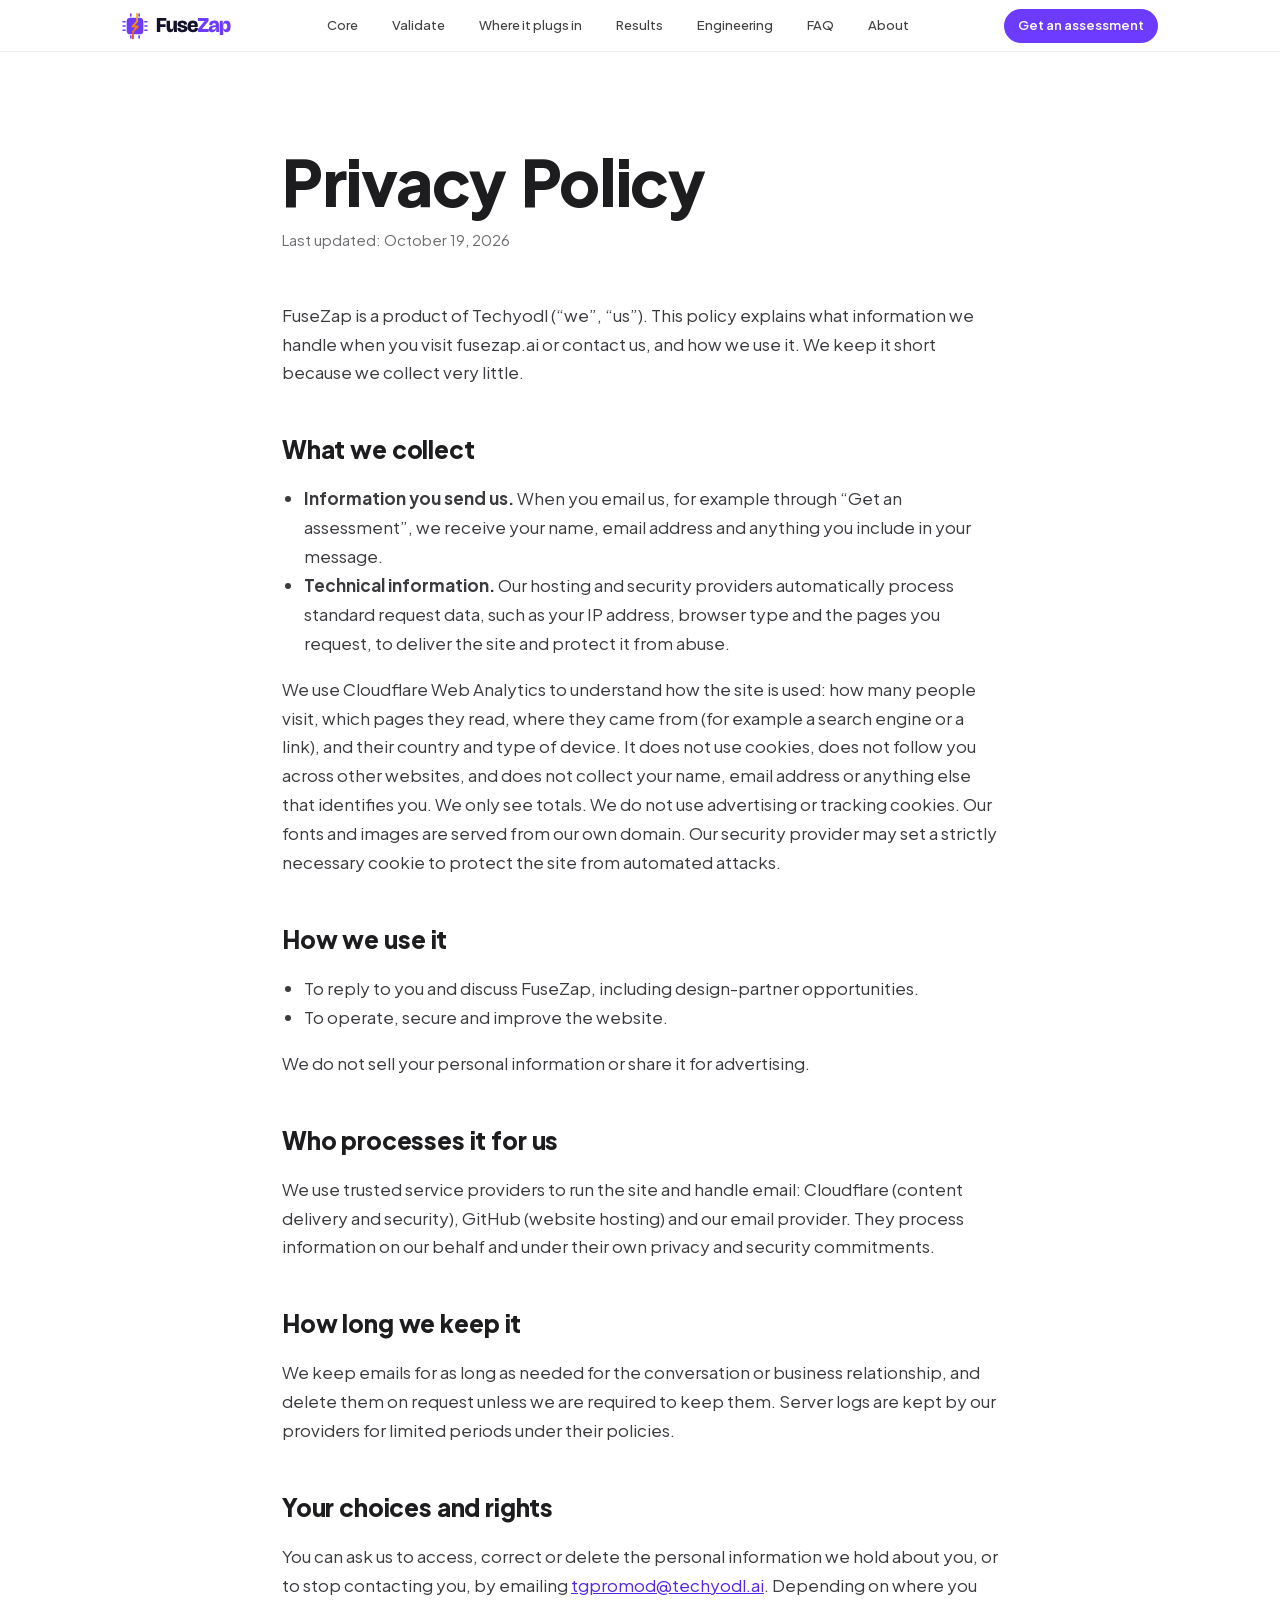
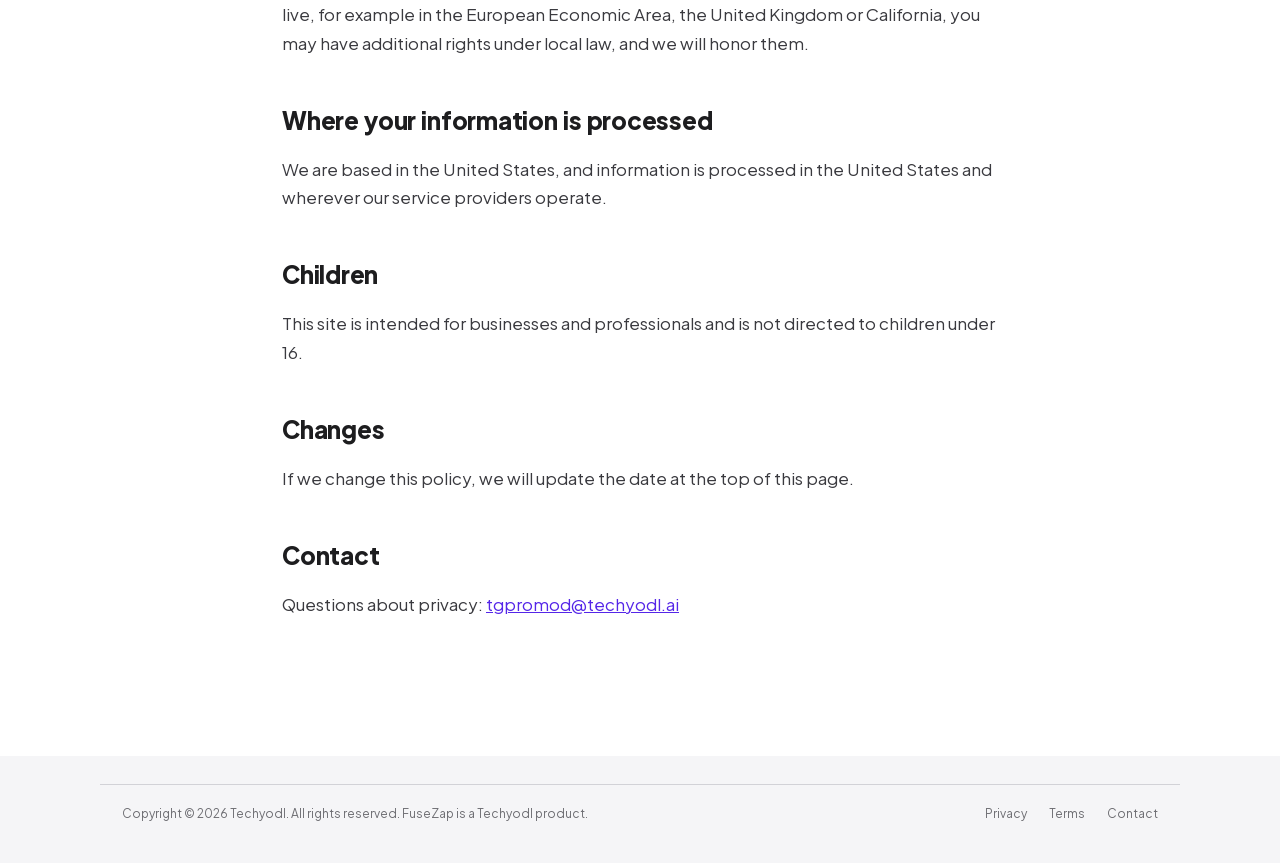
<file: privacy.html>
<!doctype html>
<html lang="en">
<head>
<meta charset="utf-8">
<meta name="viewport" content="width=device-width, initial-scale=1">
<title>Privacy Policy — FuseZap</title>
<meta name="description" content="How FuseZap and Techyodl handle information on fusezap.ai.">
<meta name="theme-color" content="#FFFFFF">
<meta property="og:type" content="website">
<meta property="og:title" content="Privacy Policy — FuseZap">
<meta property="og:description" content="How FuseZap and Techyodl handle information on fusezap.ai.">
<meta property="og:url" content="https://fusezap.ai/privacy.html">
<meta property="og:image" content="https://fusezap.ai/og.png">
<meta name="twitter:card" content="summary_large_image">
<link rel="icon" href="/favicon.svg" type="image/svg+xml">
<link rel="icon" href="/favicon.ico" sizes="any">
<link rel="apple-touch-icon" href="/apple-touch-icon.png">
<link rel="preload" href="fonts/plus-jakarta-sans-latin.woff2" as="font" type="font/woff2" crossorigin>
<link rel="stylesheet" href="styles.css?v=202610201800">
</head>
<body>

<svg width="0" height="0" style="position:absolute" aria-hidden="true">
  <defs>
    <linearGradient id="fzFire" gradientUnits="userSpaceOnUse" x1="0" y1="4" x2="0" y2="96"><stop offset="0" stop-color="#FFB703"/><stop offset=".5" stop-color="#FB8500"/><stop offset="1" stop-color="#F4442E"/></linearGradient>
    <symbol id="fz-mark" viewBox="0 0 100 100">
      <rect x="18" y="18" width="64" height="64" rx="14" fill="#6C3BFF"/>
      <path d="M34 4 L34 12 M66 4 L66 12 M34 88 L34 96 M66 88 L66 96 M4 34 L12 34 M4 50 L12 50 M4 66 L12 66 M88 34 L96 34 M88 50 L96 50 M88 66 L96 66" stroke="#6C3BFF" stroke-width="6" stroke-linecap="round" fill="none"/>
      <path d="M58 4 L58 32 L40 52 L60 52 L42 72 L42 96" fill="none" stroke="url(#fzFire)" stroke-width="7" stroke-linecap="round" stroke-linejoin="round"/>
      <circle cx="58" cy="4" r="4" fill="#FFB703"/><circle cx="42" cy="96" r="4" fill="#F4442E"/>
    </symbol>
  </defs>
</svg>

<nav>
  <div class="wrap">
    <a class="brand" href="index.html"><svg aria-hidden="true"><use href="#fz-mark"/></svg><img src="wordmark.svg" alt="FuseZap" width="75" height="17"></a>
    <div class="menu" id="menu"><a href="index.html#product">Core</a><a href="index.html#validate">Validate</a><a href="index.html#fit">Where it plugs in</a><a href="index.html#proof">Results</a><a href="engineering.html">Engineering</a><a href="faq.html">FAQ</a><a href="about.html">About</a><a class="menu-cta" href="mailto:tgpromod@techyodl.ai?subject=FuseZap%20compatibility%20assessment">Get an assessment</a></div>
    <a class="pill" href="mailto:tgpromod@techyodl.ai?subject=FuseZap%20compatibility%20assessment">Get an assessment</a>
    <button class="menu-btn" aria-label="Open menu" aria-expanded="false" aria-controls="menu"><span></span><span></span></button>
  </div>
</nav>

<main class="legal">
  <div class="wrap">
    <h1>Privacy Policy</h1>
    <p class="updated">Last updated: October 19, 2026</p>

    <p>FuseZap is a product of Techyodl (“we”, “us”). This policy explains what information we handle when you visit fusezap.ai or contact us, and how we use it. We keep it short because we collect very little.</p>

    <h2>What we collect</h2>
    <ul>
      <li><strong>Information you send us.</strong> When you email us, for example through “Get an assessment”, we receive your name, email address and anything you include in your message.</li>
      <li><strong>Technical information.</strong> Our hosting and security providers automatically process standard request data, such as your IP address, browser type and the pages you request, to deliver the site and protect it from abuse.</li>
    </ul>
    <p>We use Cloudflare Web Analytics to understand how the site is used: how many people visit, which pages they read, where they came from (for example a search engine or a link), and their country and type of device. It does not use cookies, does not follow you across other websites, and does not collect your name, email address or anything else that identifies you. We only see totals. We do not use advertising or tracking cookies. Our fonts and images are served from our own domain. Our security provider may set a strictly necessary cookie to protect the site from automated attacks.</p>

    <h2>How we use it</h2>
    <ul>
      <li>To reply to you and discuss FuseZap, including design-partner opportunities.</li>
      <li>To operate, secure and improve the website.</li>
    </ul>
    <p>We do not sell your personal information or share it for advertising.</p>

    <h2>Who processes it for us</h2>
    <p>We use trusted service providers to run the site and handle email: Cloudflare (content delivery and security), GitHub (website hosting) and our email provider. They process information on our behalf and under their own privacy and security commitments.</p>

    <h2>How long we keep it</h2>
    <p>We keep emails for as long as needed for the conversation or business relationship, and delete them on request unless we are required to keep them. Server logs are kept by our providers for limited periods under their policies.</p>

    <h2>Your choices and rights</h2>
    <p>You can ask us to access, correct or delete the personal information we hold about you, or to stop contacting you, by emailing <a href="mailto:tgpromod@techyodl.ai">tgpromod@techyodl.ai</a>. Depending on where you live, for example in the European Economic Area, the United Kingdom or California, you may have additional rights under local law, and we will honor them.</p>

    <h2>Where your information is processed</h2>
    <p>We are based in the United States, and information is processed in the United States and wherever our service providers operate.</p>

    <h2>Children</h2>
    <p>This site is intended for businesses and professionals and is not directed to children under 16.</p>

    <h2>Changes</h2>
    <p>If we change this policy, we will update the date at the top of this page.</p>

    <h2>Contact</h2>
    <p>Questions about privacy: <a href="mailto:tgpromod@techyodl.ai">tgpromod@techyodl.ai</a></p>
  </div>
</main>

<footer>
  <div class="wrap">
    <span>Copyright © 2026 Techyodl. All rights reserved. FuseZap is a Techyodl product.</span>
    <div class="legal-links"><a href="privacy.html">Privacy</a><a href="terms.html">Terms</a><a href="mailto:tgpromod@techyodl.ai">Contact</a></div>
  </div>
</footer>

<script>
(() => {
  const nav = document.querySelector('nav'), btn = nav.querySelector('.menu-btn');
  btn.addEventListener('click', () => { const o = nav.classList.toggle('open'); btn.setAttribute('aria-expanded', o); btn.setAttribute('aria-label', o ? 'Close menu' : 'Open menu'); });
  nav.querySelectorAll('.menu a').forEach(a => a.addEventListener('click', () => { nav.classList.remove('open'); btn.setAttribute('aria-expanded', false); }));
  const io = new IntersectionObserver((es) => es.forEach(e => { if (e.isIntersecting) { e.target.classList.add('in'); io.unobserve(e.target); } }), { threshold: 0.15 });
  document.querySelectorAll('.reveal').forEach(el => io.observe(el));
})();
</script>
</body>
</html>
</file>
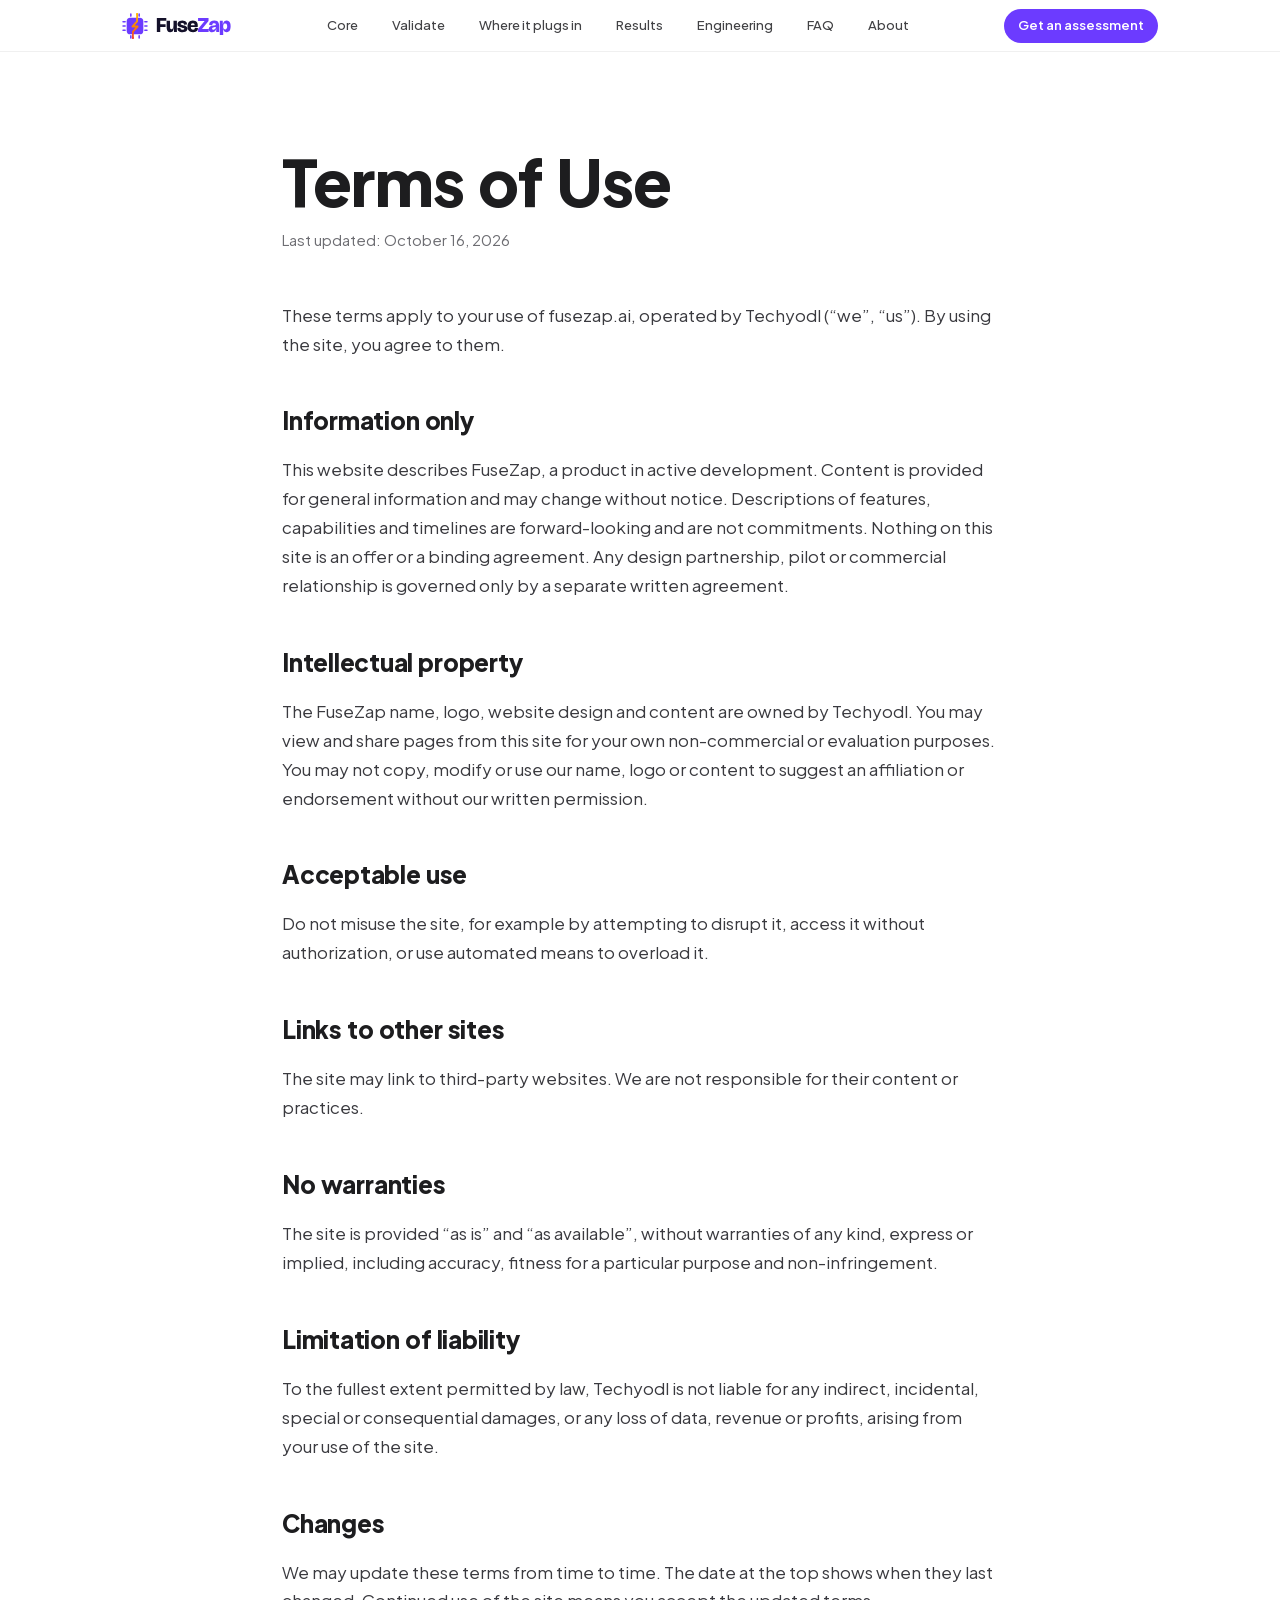
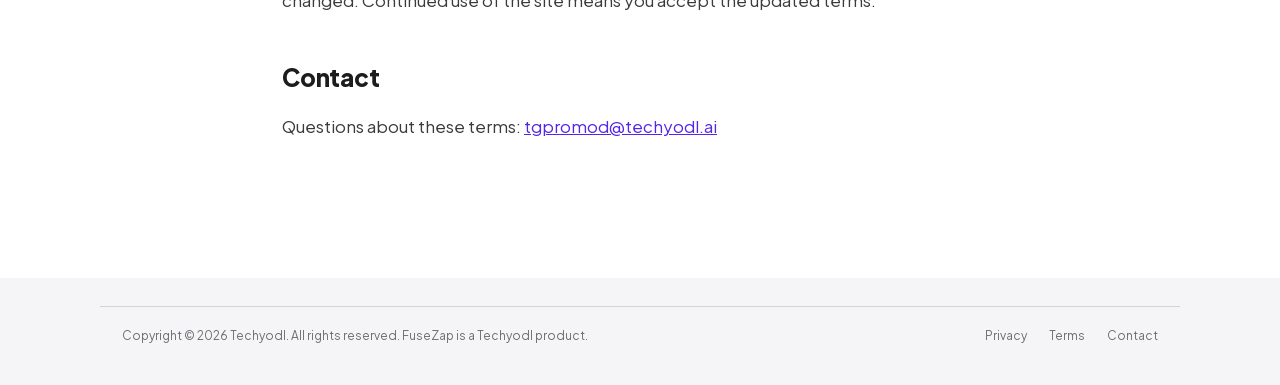
<file: terms.html>
<!doctype html>
<html lang="en">
<head>
<meta charset="utf-8">
<meta name="viewport" content="width=device-width, initial-scale=1">
<title>Terms of Use — FuseZap</title>
<meta name="description" content="Terms for using fusezap.ai, operated by Techyodl.">
<meta name="theme-color" content="#FFFFFF">
<meta property="og:type" content="website">
<meta property="og:title" content="Terms of Use — FuseZap">
<meta property="og:description" content="Terms for using fusezap.ai, operated by Techyodl.">
<meta property="og:url" content="https://fusezap.ai/terms.html">
<meta property="og:image" content="https://fusezap.ai/og.png">
<meta name="twitter:card" content="summary_large_image">
<link rel="icon" href="/favicon.svg" type="image/svg+xml">
<link rel="icon" href="/favicon.ico" sizes="any">
<link rel="apple-touch-icon" href="/apple-touch-icon.png">
<link rel="preload" href="fonts/plus-jakarta-sans-latin.woff2" as="font" type="font/woff2" crossorigin>
<link rel="stylesheet" href="styles.css?v=202610201800">
</head>
<body>

<svg width="0" height="0" style="position:absolute" aria-hidden="true">
  <defs>
    <linearGradient id="fzFire" gradientUnits="userSpaceOnUse" x1="0" y1="4" x2="0" y2="96"><stop offset="0" stop-color="#FFB703"/><stop offset=".5" stop-color="#FB8500"/><stop offset="1" stop-color="#F4442E"/></linearGradient>
    <symbol id="fz-mark" viewBox="0 0 100 100">
      <rect x="18" y="18" width="64" height="64" rx="14" fill="#6C3BFF"/>
      <path d="M34 4 L34 12 M66 4 L66 12 M34 88 L34 96 M66 88 L66 96 M4 34 L12 34 M4 50 L12 50 M4 66 L12 66 M88 34 L96 34 M88 50 L96 50 M88 66 L96 66" stroke="#6C3BFF" stroke-width="6" stroke-linecap="round" fill="none"/>
      <path d="M58 4 L58 32 L40 52 L60 52 L42 72 L42 96" fill="none" stroke="url(#fzFire)" stroke-width="7" stroke-linecap="round" stroke-linejoin="round"/>
      <circle cx="58" cy="4" r="4" fill="#FFB703"/><circle cx="42" cy="96" r="4" fill="#F4442E"/>
    </symbol>
  </defs>
</svg>

<nav>
  <div class="wrap">
    <a class="brand" href="index.html"><svg aria-hidden="true"><use href="#fz-mark"/></svg><img src="wordmark.svg" alt="FuseZap" width="75" height="17"></a>
    <div class="menu" id="menu"><a href="index.html#product">Core</a><a href="index.html#validate">Validate</a><a href="index.html#fit">Where it plugs in</a><a href="index.html#proof">Results</a><a href="engineering.html">Engineering</a><a href="faq.html">FAQ</a><a href="about.html">About</a><a class="menu-cta" href="mailto:tgpromod@techyodl.ai?subject=FuseZap%20compatibility%20assessment">Get an assessment</a></div>
    <a class="pill" href="mailto:tgpromod@techyodl.ai?subject=FuseZap%20compatibility%20assessment">Get an assessment</a>
    <button class="menu-btn" aria-label="Open menu" aria-expanded="false" aria-controls="menu"><span></span><span></span></button>
  </div>
</nav>

<main class="legal">
  <div class="wrap">
    <h1>Terms of Use</h1>
    <p class="updated">Last updated: October 16, 2026</p>

    <p>These terms apply to your use of fusezap.ai, operated by Techyodl (“we”, “us”). By using the site, you agree to them.</p>

    <h2>Information only</h2>
    <p>This website describes FuseZap, a product in active development. Content is provided for general information and may change without notice. Descriptions of features, capabilities and timelines are forward-looking and are not commitments. Nothing on this site is an offer or a binding agreement. Any design partnership, pilot or commercial relationship is governed only by a separate written agreement.</p>

    <h2>Intellectual property</h2>
    <p>The FuseZap name, logo, website design and content are owned by Techyodl. You may view and share pages from this site for your own non-commercial or evaluation purposes. You may not copy, modify or use our name, logo or content to suggest an affiliation or endorsement without our written permission.</p>

    <h2>Acceptable use</h2>
    <p>Do not misuse the site, for example by attempting to disrupt it, access it without authorization, or use automated means to overload it.</p>

    <h2>Links to other sites</h2>
    <p>The site may link to third-party websites. We are not responsible for their content or practices.</p>

    <h2>No warranties</h2>
    <p>The site is provided “as is” and “as available”, without warranties of any kind, express or implied, including accuracy, fitness for a particular purpose and non-infringement.</p>

    <h2>Limitation of liability</h2>
    <p>To the fullest extent permitted by law, Techyodl is not liable for any indirect, incidental, special or consequential damages, or any loss of data, revenue or profits, arising from your use of the site.</p>

    <h2>Changes</h2>
    <p>We may update these terms from time to time. The date at the top shows when they last changed. Continued use of the site means you accept the updated terms.</p>

    <h2>Contact</h2>
    <p>Questions about these terms: <a href="mailto:tgpromod@techyodl.ai">tgpromod@techyodl.ai</a></p>
  </div>
</main>

<footer>
  <div class="wrap">
    <span>Copyright © 2026 Techyodl. All rights reserved. FuseZap is a Techyodl product.</span>
    <div class="legal-links"><a href="privacy.html">Privacy</a><a href="terms.html">Terms</a><a href="mailto:tgpromod@techyodl.ai">Contact</a></div>
  </div>
</footer>

<script>
(() => {
  const nav = document.querySelector('nav'), btn = nav.querySelector('.menu-btn');
  btn.addEventListener('click', () => { const o = nav.classList.toggle('open'); btn.setAttribute('aria-expanded', o); btn.setAttribute('aria-label', o ? 'Close menu' : 'Open menu'); });
  nav.querySelectorAll('.menu a').forEach(a => a.addEventListener('click', () => { nav.classList.remove('open'); btn.setAttribute('aria-expanded', false); }));
  const io = new IntersectionObserver((es) => es.forEach(e => { if (e.isIntersecting) { e.target.classList.add('in'); io.unobserve(e.target); } }), { threshold: 0.15 });
  document.querySelectorAll('.reveal').forEach(el => io.observe(el));
})();
</script>
</body>
</html>
</file>
<file: styles.css>
@font-face { font-family: 'Plus Jakarta Sans'; font-style: normal; font-weight: 400 800; font-display: swap; src: url(fonts/plus-jakarta-sans-latin.woff2) format('woff2'); }
@font-face { font-family: 'JetBrains Mono'; font-style: normal; font-weight: 400 500; font-display: swap; src: url(fonts/jetbrains-mono-latin.woff2) format('woff2'); }
:root {
    --violet: #6C3BFF; --violet-d: #5526E8; --violet-50: #F4F0FF; --violet-100: #E7DEFF;
    --ink: #14112A; --text: #1D1D1F; --grey: #6E6E73; --line: #E3E3E8;
    --alt: #F5F5F7; --white: #FFFFFF;
    --font: 'Plus Jakarta Sans', -apple-system, 'Segoe UI', sans-serif;
    --mono: 'JetBrains Mono', ui-monospace, monospace;
  }
  * { box-sizing: border-box; }
  html { scroll-behavior: smooth; }
  body { margin: 0; font-family: var(--font); color: var(--text); background: var(--white); -webkit-font-smoothing: antialiased; font-size: 17px; line-height: 1.5; }
  a { color: inherit; text-decoration: none; }
  .wrap { max-width: 1080px; margin: 0 auto; padding: 0 22px; }
  .center { text-align: center; }
  h1, h2, h3 { margin: 0; font-weight: 800; letter-spacing: -0.02em; word-spacing: 0.06em; color: var(--text); }
  .headline { font-size: clamp(40px, 6.4vw, 80px); line-height: 1.04; }
  .sub { font-size: clamp(18px, 2vw, 25px); line-height: 1.45; color: var(--grey); font-weight: 500; letter-spacing: 0; max-width: 760px; margin: 20px auto 0; text-wrap: pretty; }
  .kicker { font-size: 19px; font-weight: 700; color: var(--violet); margin: 0 0 10px; letter-spacing: -0.01em; }
  .links { display: flex; justify-content: center; align-items: center; gap: 28px; margin-top: 30px; flex-wrap: wrap; }
  .pill { background: var(--violet); color: var(--white); font-weight: 600; font-size: 17px; padding: 12px 24px; border-radius: 999px; transition: background .2s ease; }
  .pill:hover { background: var(--violet-d); }
  .more { color: var(--violet-d); font-weight: 600; font-size: 19px; }
  .more:hover { text-decoration: underline; }
  section { padding: 140px 0; }
  .alt { background: var(--alt); }

  .reveal { opacity: 0; transform: translateY(36px); transition: opacity .9s cubic-bezier(.2,.7,.2,1), transform .9s cubic-bezier(.2,.7,.2,1); }
  .reveal.in { opacity: 1; transform: none; }
  .d1 { transition-delay: .08s; } .d2 { transition-delay: .16s; } .d3 { transition-delay: .24s; } .d4 { transition-delay: .32s; }

  nav { position: sticky; top: 0; z-index: 20; height: 52px; background: rgba(255,255,255,.78); backdrop-filter: saturate(180%) blur(20px); -webkit-backdrop-filter: saturate(180%) blur(20px); border-bottom: 1px solid rgba(0,0,0,.06); }
  nav .wrap { height: 52px; display: flex; align-items: center; justify-content: space-between; }
  .brand { display: inline-flex; align-items: center; gap: 8px; }
  .brand svg { width: 26px; height: 26px; }
  .brand img { height: 17px; width: auto; display: block; }
  nav .menu { display: flex; gap: 34px; font-size: 13px; color: #424245; font-weight: 500; }
  nav .menu a:hover { color: var(--text); }
  nav .pill { font-size: 13px; padding: 7px 14px; }

  .hero { padding: 92px 0 96px; overflow: hidden; }
  .hero .name { font-size: 22px; font-weight: 700; color: var(--text); margin: 0 0 8px; }
  .hero h1 { font-size: clamp(48px, 8.6vw, 112px); line-height: 1.0; }
  .hero h1 span { color: var(--violet); }
  .hero-visual { position: relative; margin: 72px auto 0; width: min(720px, 92vw); aspect-ratio: 16 / 10; }
  .hero-visual .glow { position: absolute; inset: 8% 14%; border-radius: 50%; background: radial-gradient(closest-side, rgba(108,59,255,.28), rgba(108,59,255,0)); filter: blur(10px); }
  .hero-visual svg.big { position: absolute; left: 50%; top: 50%; width: 58%; transform: translate(-50%, -46%); overflow: visible; }
  .current { stroke-dasharray: 0.01 10; opacity: .75; animation: current 1.8s linear infinite; filter: drop-shadow(0 0 1.2px rgba(255,214,120,.9)); }
  @keyframes current { to { stroke-dashoffset: -10.01; } }
  .hero-visual .glow { animation: breathe 5s ease-in-out infinite; }
  @keyframes breathe { 0%, 100% { opacity: .75; transform: scale(.97); } 50% { opacity: 1; transform: scale(1.03); } }
  .tag { position: absolute; background: rgba(255,255,255,.9); backdrop-filter: blur(8px); border: 1px solid var(--line); border-radius: 14px; padding: 10px 16px; font-size: 14px; font-weight: 600; color: var(--text); box-shadow: 0 10px 30px -12px rgba(20,17,42,.25); white-space: nowrap; text-align: left; }
  .tag small { display: block; font-weight: 500; color: var(--grey); font-size: 12px; }
  .tag.t1 { left: 0; top: 18%; } .tag.t2 { right: -3%; top: 34%; } .tag.t3 { left: 6%; bottom: 8%; }

  .bento { display: grid; grid-template-columns: repeat(6, 1fr); gap: 20px; margin-top: 64px; }
  .tile { background: var(--white); border-radius: 28px; padding: 44px 40px; overflow: hidden; position: relative; min-height: 300px; display: flex; flex-direction: column; justify-content: space-between; }
  .tile.w3 { grid-column: span 3; } .tile.w2 { grid-column: span 2; } .tile.w4 { grid-column: span 4; }
  .tile h3 { font-size: clamp(28px, 3vw, 40px); line-height: 1.08; }
  .tile p { margin: 12px 0 0; color: var(--grey); font-size: 18px; font-weight: 500; max-width: 420px; }
  .tile .icon { width: 52px; height: 52px; }
  .tile.violet { background: var(--violet); }
  .tile.violet h3 { color: var(--white); } .tile.violet p { color: #E4DCFF; }

  .scrolly { height: 500vh; position: relative; }
  .stage { position: sticky; top: 52px; height: calc(100vh - 52px); height: calc(100svh - 52px); display: flex; align-items: center; overflow: hidden; }
  .stage-grid { display: grid; grid-template-columns: 1fr 1.1fr; gap: 72px; align-items: center; width: 100%; }
  .texts { position: relative; min-height: 360px; }
  .step { position: absolute; inset: 0 0 auto 0; opacity: 0; transform: translateY(32px); transition: opacity .6s ease, transform .6s ease; pointer-events: none; }
  .step.active { opacity: 1; transform: none; }
  .step .num { font-size: 17px; font-weight: 700; color: var(--violet); margin: 0 0 12px; }
  .step h3 { font-size: clamp(38px, 5vw, 64px); line-height: 1.04; margin: 0 0 18px; }
  .step p { font-size: 21px; color: var(--grey); font-weight: 500; margin: 0; max-width: 460px; }
  .progress { position: absolute; left: 0; bottom: -60px; display: flex; gap: 8px; }
  .progress i { width: 26px; height: 4px; border-radius: 4px; background: var(--line); transition: background .3s ease, width .3s ease; }
  .progress i.on { background: var(--violet); width: 42px; }
  .visuals { position: relative; aspect-ratio: 4 / 3; border-radius: 32px; background: var(--alt); }
  .vis { position: absolute; inset: 0; display: grid; place-items: center; padding: 40px; opacity: 0; transform: scale(.95); transition: opacity .6s ease, transform .6s ease; }
  .vis.active { opacity: 1; transform: none; }
  .vis svg { width: 100%; height: 100%; }
  .code { white-space: pre; font-family: var(--mono); font-size: 15px; line-height: 1.8; color: #3A3556; background: var(--white); border-radius: 18px; padding: 26px 30px; box-shadow: 0 30px 60px -28px rgba(20,17,42,.35); }
  .code .k { color: var(--violet-d); } .code .s { color: #0E7C66; } .code .c { color: #9A95B3; }
  .flow { stroke-dasharray: 14 12; animation: dash 1.2s linear infinite; }
  @keyframes dash { to { stroke-dashoffset: -26; } }
  .ctx { display: flex; gap: 10px; align-items: flex-end; width: 100%; }
  .ctx .doc { flex: 1; height: 180px; border-radius: 12px; background-color: var(--white); background-image: repeating-linear-gradient(180deg, transparent 0 16px, #E6E1F7 16px 20px); background-origin: content-box; padding: 18px 12px; }
  .ctx .doc:nth-child(odd) { height: 210px; }
  .ctx .doc:last-child { box-shadow: 0 0 0 2px var(--violet); }
  .bits { width: 100%; display: grid; gap: 22px; }
  .bits div { display: flex; align-items: center; gap: 18px; }
  .bits span { height: 42px; border-radius: 12px; background: var(--violet); display: block; }
  .bits div:nth-child(2) span { background: #8F69FF; } .bits div:nth-child(3) span { background: #B39BFF; }
  .bits b { font-family: var(--mono); font-weight: 500; font-size: 15px; color: var(--grey); white-space: nowrap; }
  .report { width: 100%; max-width: 380px; background: var(--white); border-radius: 20px; padding: 26px 30px; box-shadow: 0 30px 60px -28px rgba(20,17,42,.35); }
  .report p { display: flex; align-items: center; gap: 12px; margin: 0; padding: 13px 0; border-top: 1px solid var(--line); font-size: 16px; font-weight: 600; }
  .report p svg { width: 20px; height: 20px; flex: none; }
  .report .rt { border-top: 0; padding-top: 0; font-size: 12px; letter-spacing: .08em; text-transform: uppercase; color: var(--grey); }

  .stack { margin: 64px auto 0; display: grid; gap: 12px; max-width: 640px; }
  .layer { display: flex; justify-content: space-between; align-items: center; padding: 22px 28px; border-radius: 18px; background: var(--white); font-weight: 700; font-size: 19px; }
  .layer span { font-size: 15px; font-weight: 500; color: var(--grey); }
  .layer.fz { background: var(--violet); color: var(--white); box-shadow: 0 24px 48px -24px rgba(108,59,255,.6); }
  .layer.fz.in { transform: scale(1.03); }
  .layer.fz span { color: #E4DCFF; }

  .people { display: grid; grid-template-columns: repeat(2, minmax(0, 320px)); justify-content: center; gap: 24px; margin-top: 64px; }
  .person { background: var(--alt); border-radius: 28px; padding: 40px 32px; text-align: center; }
  .avatar { width: 96px; height: 96px; border-radius: 50%; margin: 0 auto 20px; display: grid; place-items: center; font-weight: 800; font-size: 32px; color: var(--white); background: linear-gradient(140deg, #8F69FF, var(--violet-d)); }
  .person h3 { font-size: 24px; }
  .person p { margin: 6px 0 0; color: var(--grey); font-weight: 500; }

  .cta { background: linear-gradient(180deg, var(--white), var(--violet-50)); }
  .cta .headline span { color: var(--violet); }

  footer { background: var(--alt); padding: 28px 0 40px; font-size: 12px; color: var(--grey); }
  footer .wrap { display: flex; justify-content: space-between; align-items: center; gap: 16px; flex-wrap: wrap; border-top: 1px solid #D2D2D7; padding-top: 20px; }
  footer a:hover { text-decoration: underline; }

  @media (prefers-reduced-motion: reduce) {
    .reveal { opacity: 1; transform: none; transition: none; }
    .step, .vis, .progress i { transition: none; }
    .flow, .current, .hero-visual .glow { animation: none; }
  }

/* about page */
a.person { display: block; transition: transform .25s ease, box-shadow .25s ease; }
a.person:hover { transform: translateY(-4px); box-shadow: 0 24px 48px -28px rgba(20,17,42,.35); }
.about-hero { padding: 120px 0 100px; }
.about-hero h1 { font-size: clamp(46px, 7.4vw, 96px); line-height: 1.02; }
.about-hero h1 span { color: var(--violet); }
.story { max-width: 760px; margin: 0 auto; font-size: clamp(19px, 2.1vw, 25px); line-height: 1.6; color: var(--text); font-weight: 500; }
.story p { margin: 0 0 28px; }
.story p.dim { color: var(--grey); }
.founder { display: grid; grid-template-columns: 300px 1fr; gap: 64px; align-items: start; padding: 64px 0; border-top: 1px solid var(--line); text-align: left; scroll-margin-top: 80px; }
.founder:first-of-type { border-top: 0; }
.founder .portrait { width: 300px; aspect-ratio: 1; border-radius: 32px; display: grid; place-items: center; font-size: 96px; font-weight: 800; color: var(--white); letter-spacing: 0.01em; background: linear-gradient(140deg, #8F69FF, var(--violet-d)); position: relative; overflow: hidden; }
.founder .portrait::after { content: ""; position: absolute; left: 9%; bottom: -14%; width: 10px; height: 44%; border-radius: 6px; background: linear-gradient(180deg, #FFB703, #FB8500, #F4442E); transform: rotate(18deg); opacity: .85; }
.founder .role { font-size: 17px; font-weight: 700; color: var(--violet); margin: 0 0 8px; }
.founder h2 { font-size: clamp(36px, 4.4vw, 56px); line-height: 1.04; }
.founder .bio { font-size: 20px; line-height: 1.6; color: var(--text); margin: 24px 0 0; }
.founder .bio p { margin: 0 0 18px; }
.founder .todo { background: #FFF6E0; border-radius: 6px; padding: 1px 6px; color: #8A5A00; font-size: 17px; }
.facts { display: flex; flex-wrap: wrap; gap: 10px; margin-top: 22px; }
.facts span { background: var(--alt); border-radius: 999px; padding: 8px 16px; font-size: 15px; font-weight: 600; color: var(--text); }
.facts a { background: var(--violet-50); color: var(--violet-d); border-radius: 999px; padding: 8px 16px; font-size: 15px; font-weight: 700; }
.values { display: grid; grid-template-columns: repeat(3, 1fr); gap: 20px; margin-top: 64px; text-align: left; }
.values .tile { min-height: 240px; }

/* ---------- menu button (tablet and phone) ---------- */
.menu-btn { display: none; width: 40px; height: 40px; border: 0; background: transparent; border-radius: 10px; cursor: pointer; position: relative; }
.menu-btn span { position: absolute; left: 11px; right: 11px; height: 2px; border-radius: 2px; background: var(--text); transition: transform .25s ease, top .25s ease; }
.menu-btn span:nth-child(1) { top: 15px; } .menu-btn span:nth-child(2) { top: 23px; }
nav.open .menu-btn span:nth-child(1) { top: 19px; transform: rotate(45deg); }
nav.open .menu-btn span:nth-child(2) { top: 19px; transform: rotate(-45deg); }

/* ---------- large desktop (1440+) ---------- */
@media (min-width: 1440px) {
  .wrap { max-width: 1200px; }
  section { padding: 160px 0; }
}

/* ---------- laptop (1024–1279) ---------- */
@media (max-width: 1279px) {
  .stage-grid { gap: 48px; }
  .tile { padding: 40px 34px; }
}

/* ---------- tablet, e.g. iPad (768–1023) ---------- */
@media (max-width: 1023px) {
  section { padding: 112px 0; }
  .bento { grid-template-columns: repeat(2, 1fr); }
  .tile.w4, .tile:last-child { grid-column: span 2; }
  .tile.w3, .tile.w2 { grid-column: span 1; }
  .tile { min-height: 260px; }
  .stage-grid { grid-template-columns: 1fr; gap: 28px; }
  .visuals { order: -1; aspect-ratio: 16 / 9; max-height: 46svh; width: 100%; justify-self: center; }
  .texts { min-height: 250px; }
  .progress { bottom: -36px; }
  .step h3 { font-size: clamp(34px, 5.6vw, 52px); }
  .founder { grid-template-columns: 220px 1fr; gap: 40px; }
  .founder .portrait { width: 220px; font-size: 72px; }
  .values { grid-template-columns: 1fr; }
  .tag.t1 { left: -2%; } .tag.t2 { right: -2%; }
}

/* ---------- menu collapses (below 860) ---------- */
@media (max-width: 859px) {
  .menu-btn { display: block; }
  nav .pill { display: none; }
  nav .menu { display: none; position: absolute; top: 52px; left: 0; right: 0; flex-direction: column; gap: 0; background: rgba(255,255,255,.97); backdrop-filter: blur(20px); border-bottom: 1px solid var(--line); padding: 8px 22px 20px; }
  nav .menu a { font-size: 20px; font-weight: 700; color: var(--text); padding: 14px 0; border-bottom: 1px solid var(--line); }
  nav.open .menu { display: flex; }
  .tag { display: none; }
}

/* ---------- phone (below 768) ---------- */
@media (max-width: 767px) {
  body { font-size: 16px; }
  .wrap { padding: 0 20px; }
  section { padding: 84px 0; }
  .hero { padding: 64px 0 64px; }
  .hero h1 { font-size: clamp(40px, 11vw, 56px); }
  .headline { font-size: clamp(32px, 9vw, 44px); }
  .hero-visual { margin-top: 44px; width: 86vw; }
  .bento { grid-template-columns: 1fr; gap: 14px; margin-top: 44px; }
  .tile.w4, .tile.w3, .tile.w2, .tile:last-child { grid-column: auto; }
  .tile { min-height: 0; padding: 30px 26px; gap: 28px; border-radius: 22px; }
  .stage { top: 52px; }
  .visuals { aspect-ratio: 4 / 3; max-height: 34svh; border-radius: 22px; }
  .vis { padding: 20px; }
  .code { font-size: 11px; padding: 16px 18px; }
  .report { padding: 18px 20px; } .report p { font-size: 14px; padding: 9px 0; }
  .bits span { height: 30px; }
  .ctx .doc { height: 110px; } .ctx .doc:nth-child(odd) { height: 130px; }
  .texts { min-height: 240px; }
  .step h3 { font-size: clamp(30px, 8.6vw, 40px); margin-bottom: 12px; }
  .step p { font-size: 17px; }
  .progress { bottom: -24px; }
  .stack { margin-top: 44px; }
  .layer { padding: 16px 18px; font-size: 16px; }
  .layer span { font-size: 13px; }
  .people { grid-template-columns: 1fr; gap: 14px; }
  .founder { grid-template-columns: 1fr; gap: 24px; padding: 48px 0; }
  .founder .portrait { width: 160px; font-size: 52px; border-radius: 24px; }
  .founder .bio { font-size: 17px; }
  .facts span, .facts a { font-size: 13px; padding: 7px 12px; }
  .about-hero { padding: 72px 0 64px; }
  footer .wrap { flex-direction: column; align-items: flex-start; }
}
@media (min-width: 860px) { nav .menu .menu-cta { display: none; } }
#founders, .founder { scroll-margin-top: 72px; }
.founder .bio .edu { font-size: 16px; color: var(--grey); margin: 6px 0 0; padding-top: 16px; border-top: 1px solid var(--line); }
.founder .bio .edu b { color: var(--text); font-weight: 700; margin-right: 10px; }

/* ---------- footer ---------- */
footer .wrap { align-items: center; }
footer nav.legal-links, footer .legal-links { display: flex; gap: 22px; flex-wrap: wrap; position: static; height: auto; background: none; backdrop-filter: none; border: 0; }
footer .legal-links a { color: var(--grey); }
footer .legal-links a:hover { color: var(--text); text-decoration: underline; }

/* ---------- legal pages ---------- */
.legal { padding: 96px 0 120px; }
.legal .wrap { max-width: 760px; }
.legal h1 { font-size: clamp(40px, 6vw, 64px); line-height: 1.05; margin-bottom: 12px; }
.legal .updated { color: var(--grey); font-size: 15px; margin: 0 0 48px; }
.legal h2 { font-size: 24px; margin: 44px 0 12px; letter-spacing: -0.01em; }
.legal p, .legal li { font-size: 17px; line-height: 1.7; color: #3A3A3F; }
.legal ul { padding-left: 22px; }
.legal a { color: var(--violet-d); text-decoration: underline; }
@media (max-width: 767px) { .legal { padding: 64px 0 88px; } }

/* film */
#film { padding-bottom: 120px; }
.film { position: relative; max-width: 1040px; margin: 56px auto 36px; border-radius: 28px; overflow: hidden; background: #F4F0FF; box-shadow: 0 50px 100px -50px rgba(60,30,160,.45); aspect-ratio: 16 / 9; }
.film video { display: block; width: 100%; height: 100%; object-fit: cover; }
.film-ctl { position: absolute; right: 18px; bottom: 18px; display: flex; gap: 10px; }
.film-btn { width: 44px; height: 44px; border-radius: 50%; border: 0; padding: 0; display: grid; place-items: center; background: rgba(20,17,42,.55); color: #fff; cursor: pointer; backdrop-filter: blur(6px); transition: background .2s ease, transform .2s ease; }
.film-btn svg { width: 20px; height: 20px; }
.film-btn:active { transform: scale(.94); }
.film-btn:focus-visible { outline: 3px solid #B9A4FF; outline-offset: 2px; }
.film-btn .i-play, .film-btn.paused .i-pause { display: none; }
.film-btn.paused .i-play { display: block; }
.film-btn:hover { background: rgba(20,17,42,.75); }
@media (max-width: 767px) { #film { padding-bottom: 80px; } .film { border-radius: 18px; margin: 36px auto 28px; } .film-ctl { right: 12px; bottom: 12px; gap: 8px; } .film-btn { width: 38px; height: 38px; } .film-btn svg { width: 17px; height: 17px; } }

/* ---------- pain, proof, journey, faq ---------- */
.proof { background: var(--ink); color: #F4F1FF; }
.proof .headline { color: #F4F1FF; }
.proof .kicker { color: #FFB703; }
.proof .sub { color: #C9C2E8; }
.stats { display: grid; grid-template-columns: repeat(4, 1fr); gap: 20px; margin-top: 64px; text-align: left; }
.stat { border-top: 3px solid #FFB703; padding-top: 22px; }
.stat b { display: block; font-size: clamp(36px, 4vw, 52px); font-weight: 800; letter-spacing: -0.02em; line-height: 1.05; color: #FFFFFF; }
.stat span { display: block; margin-top: 10px; font-size: 16px; line-height: 1.5; color: #C9C2E8; font-weight: 500; }
.proof .fine { margin: 48px 0 0; font-size: 14px; color: #9A92BF; }
.journey { list-style: none; padding: 0; margin: 64px 0 0; display: grid; grid-template-columns: repeat(4, 1fr); gap: 20px; }
.journey li { background: var(--alt); border-radius: 28px; padding: 36px 30px; }
.journey span { display: grid; place-items: center; width: 40px; height: 40px; border-radius: 50%; background: var(--violet); color: var(--white); font-weight: 800; font-size: 17px; margin-bottom: 24px; }
.journey h3 { font-size: 24px; line-height: 1.15; }
.journey p { margin: 10px 0 0; color: var(--grey); font-size: 17px; font-weight: 500; }
.faq { max-width: 820px; margin: 56px auto 0; }
.faq details { background: var(--white); border-radius: 20px; margin-bottom: 12px; padding: 0 28px; }
.faq summary { cursor: pointer; list-style: none; padding: 24px 36px 24px 0; font-size: 20px; font-weight: 700; position: relative; }
.faq summary::-webkit-details-marker { display: none; }
.faq summary::after { content: "+"; position: absolute; right: 0; top: 50%; transform: translateY(-50%); font-size: 28px; font-weight: 500; color: var(--violet); transition: transform .2s ease; }
.faq details[open] summary::after { transform: translateY(-50%) rotate(45deg); }
.faq summary:focus-visible { outline: 3px solid #B9A4FF; outline-offset: 4px; border-radius: 8px; }
.faq details p { margin: 0; padding: 0 0 26px; color: #4A4A50; font-size: 18px; line-height: 1.6; }
@media (max-width: 1023px) {
  .stats { grid-template-columns: repeat(2, 1fr); gap: 36px 24px; }
  .journey { grid-template-columns: repeat(2, 1fr); }
}
@media (max-width: 767px) {
  .stats, .journey { margin-top: 44px; gap: 14px; }
  .journey li { padding: 28px 24px; border-radius: 22px; }
  .stats { gap: 28px 18px; }
  .stat span { font-size: 14px; }
  .journey { grid-template-columns: 1fr; }
  .faq details { padding: 0 20px; border-radius: 16px; }
  .faq summary { font-size: 17px; padding: 20px 30px 20px 0; }
  .faq details p { font-size: 16px; }
}

/* ---------- plug-in split, quant table ---------- */
.split { display: grid; grid-template-columns: 1fr 1fr; gap: 20px; max-width: 880px; margin: 40px auto 0; text-align: left; }
.split > div { background: var(--white); border-radius: 24px; padding: 32px 32px 24px; }
.split h3 { font-size: 22px; margin-bottom: 8px; }
.split ul { margin: 0; padding: 0; list-style: none; }
.split li { padding: 12px 0; border-top: 1px solid var(--line); font-size: 16px; line-height: 1.5; color: #3A3A3F; font-weight: 500; }
.split li:first-child { border-top: 0; }
.qtable { max-width: 760px; margin: 64px auto 0; text-align: left; }
.qtable table { width: 100%; border-collapse: collapse; font-size: 16px; }
.qtable caption { caption-side: top; text-align: left; color: #C9C2E8; font-size: 15px; font-weight: 600; padding-bottom: 12px; }
.qtable th { text-align: left; font-weight: 600; color: #9A92BF; font-size: 13px; text-transform: uppercase; letter-spacing: .06em; padding: 10px 12px; border-bottom: 1px solid #3A3354; }
.qtable td { padding: 12px; border-bottom: 1px solid #2A2442; color: #F4F1FF; font-variant-numeric: tabular-nums; }
.qtable td:first-child { font-weight: 700; }
.qtable p { color: #C9C2E8; font-size: 15px; line-height: 1.6; margin: 16px 0 0; }
.proof .fine a { color: #FFB703; text-decoration: underline; }
@media (max-width: 767px) {
  .split { grid-template-columns: 1fr; gap: 14px; }
  .split > div { padding: 24px 22px 16px; border-radius: 20px; }
  .qtable { margin-top: 44px; overflow-x: auto; }
  .qtable table { font-size: 14px; min-width: 460px; }
}

/* ---------- engineering notes ---------- */
.eng ul { margin: 0 0 8px; }
.eng li { margin-bottom: 8px; }
.etable { width: 100%; border-collapse: collapse; margin: 20px 0 8px; font-size: 16px; }
.etable th { text-align: left; font-size: 13px; text-transform: uppercase; letter-spacing: .05em; color: var(--grey); font-weight: 600; padding: 10px 12px; border-bottom: 1px solid var(--line); }
.etable td { padding: 12px; border-bottom: 1px solid var(--line); font-variant-numeric: tabular-nums; color: #3A3A3F; }
@media (max-width: 767px) { .etable { font-size: 14px; display: block; overflow-x: auto; } }
.stat b { font-size: clamp(28px, 2.9vw, 40px); }
@media (max-width: 767px) {
  .stat b { font-size: 26px; }
  .qtable { overflow-x: visible; }
  .qtable table { min-width: 0; font-size: 13px; }
  .qtable th, .qtable td { padding: 10px 6px; }
  .qtable th { font-size: 11px; letter-spacing: .03em; }
}

/* ---------- sound familiar: story + thread ---------- */
.pain-grid { display: grid; grid-template-columns: minmax(0, 1fr) minmax(0, 1.05fr); gap: 72px; align-items: center; }
.pain-story { text-align: left; }
.pain-title { font-size: clamp(40px, 5.2vw, 64px); line-height: 1.04; letter-spacing: -0.03em; margin: 0; text-indent: -0.4em; }
.pain-lede, .pain-body { font-size: 19px; line-height: 1.6; word-spacing: 0.04em; letter-spacing: 0; font-weight: 500; margin: 28px 0 0; color: var(--text); max-width: 480px; text-wrap: pretty; }
.pain-body { margin-top: 16px; color: var(--grey); }
.pain-lede em { font-style: normal; color: var(--violet); font-weight: 700; }
.pain-facts { margin: 40px 0 0; max-width: 480px; border-top: 1px solid var(--line); }
.pain-facts div { display: grid; grid-template-columns: 112px 1fr; align-items: baseline; gap: 16px; padding: 16px 0; border-bottom: 1px solid var(--line); }
.pain-facts dt { font-size: 24px; font-weight: 800; letter-spacing: -0.02em; color: var(--text); }
.pain-facts dd { margin: 0; text-wrap: pretty; font-size: 16px; line-height: 1.5; word-spacing: 0.04em; color: var(--grey); font-weight: 500; }
.thread { margin: 0; background: var(--white); border: 1px solid var(--line); border-radius: 24px; box-shadow: 0 30px 60px -30px rgba(20,17,42,.22); overflow: hidden; text-align: left; }
.thread-top { display: flex; align-items: center; gap: 10px; padding: 18px 28px; border-bottom: 1px solid var(--line); font-size: 15px; }
.thread-top b { font-weight: 700; color: var(--text); }
.thread-top span:last-child { margin-left: auto; color: var(--grey); font-weight: 500; font-size: 14px; }
.thread-dot { width: 10px; height: 10px; border-radius: 50%; background: #34C759; }
.msg { display: grid; grid-template-columns: 40px 1fr; gap: 16px; padding: 22px 28px 0; }
.msg p { margin: 0; text-wrap: pretty; font-size: 17px; line-height: 1.55; word-spacing: 0.04em; letter-spacing: 0; color: var(--text); font-weight: 500; }
.msg .who { font-size: 15px; font-weight: 700; margin-bottom: 4px; }
.msg .who span { font-weight: 500; color: var(--grey); font-size: 13px; margin-left: 8px; }
.av { width: 40px; height: 40px; border-radius: 12px; display: grid; place-items: center; font-weight: 800; font-size: 16px; color: var(--white); }
.av-c { background: #0A84FF; } .av-s { background: #FB8500; } .av-k { background: var(--violet); }
.thread-foot { display: flex; align-items: center; gap: 10px; margin-top: 22px; padding: 16px 28px; border-top: 1px solid var(--line); background: var(--alt); color: var(--grey); font-size: 14px; font-weight: 500; }
.typing { display: inline-flex; gap: 4px; }
.typing i { width: 6px; height: 6px; border-radius: 50%; background: var(--grey); opacity: .35; animation: typing 1.2s infinite ease-in-out; }
.typing i:nth-child(2) { animation-delay: .15s; } .typing i:nth-child(3) { animation-delay: .3s; }
@keyframes typing { 0%, 60%, 100% { opacity: .35; transform: none; } 30% { opacity: 1; transform: translateY(-3px); } }
.pain-note { margin-top: 48px; text-align: center; font-size: 16px; color: var(--grey); font-weight: 500; }
.pain-note a { color: var(--violet); font-weight: 700; text-decoration: none; }
.pain-note a:hover { text-decoration: underline; }
@media (prefers-reduced-motion: reduce) { .typing i { animation: none; } }
@media (max-width: 1023px) {
  .pain-grid { grid-template-columns: 1fr; gap: 56px; }
  .pain-lede, .pain-body, .pain-facts { max-width: 640px; }
}
@media (max-width: 767px) {
  .pain-title { text-indent: 0; }
  .pain-lede, .pain-body { font-size: 17px; }
  .pain-facts div { grid-template-columns: 88px 1fr; gap: 12px; }
  .pain-facts dt { font-size: 21px; }
  .msg { grid-template-columns: 36px 1fr; gap: 12px; padding: 20px 20px 0; }
  .av { width: 36px; height: 36px; border-radius: 10px; font-size: 15px; }
  .msg p { font-size: 16px; }
  .thread-top, .thread-foot { padding-left: 20px; padding-right: 20px; }
  .pain-note { margin-top: 36px; }
}

/* ---------- FAQ: homepage "see all" + FAQ page ---------- */
.faq-more { display: flex; align-items: center; justify-content: space-between; gap: 20px; margin-top: 20px; padding: 22px 28px; border-radius: 20px; background: var(--violet-50); border: 1px solid var(--violet-100); color: var(--text); text-decoration: none; transition: background .2s ease, border-color .2s ease; }
.faq-more span { display: flex; flex-direction: column; gap: 2px; color: var(--grey); font-size: 15px; font-weight: 500; }
.faq-more b { color: var(--violet); font-size: 18px; font-weight: 700; }
.faq-more i { font-style: normal; font-size: 28px; color: var(--violet); transition: transform .2s ease; }
.faq-more:hover { background: var(--violet-100); border-color: var(--violet); }
.faq-more:hover i { transform: translateX(4px); }
.faqpage { padding: 96px 0 120px; background: var(--alt); }
.faqpage .wrap { max-width: 860px; }
.faqpage h1 { font-size: clamp(40px, 6vw, 64px); line-height: 1.05; margin: 0 0 18px; }
.faqpage .intro { font-size: 19px; line-height: 1.6; color: var(--grey); font-weight: 500; max-width: 640px; margin: 0; text-wrap: pretty; }
.faq-tools { position: sticky; top: 52px; z-index: 5; background: var(--alt); padding: 28px 0 16px; margin-top: 12px; display: flex; flex-direction: column; gap: 14px; }
.faq-search { display: flex; align-items: center; gap: 12px; background: var(--white); border: 1px solid var(--line); border-radius: 16px; padding: 0 18px; height: 56px; color: var(--grey); }
.faq-search:focus-within { border-color: var(--violet); box-shadow: 0 0 0 4px var(--violet-50); }
.faq-search svg { width: 20px; height: 20px; flex: none; }
.faq-search input { flex: 1; border: 0; outline: 0; background: none; font: inherit; font-size: 17px; color: var(--text); min-width: 0; }
.faq-chips { display: flex; gap: 8px; flex-wrap: wrap; }
.faq-chips a { padding: 8px 16px; border-radius: 999px; background: var(--white); border: 1px solid var(--line); color: var(--text); font-size: 15px; font-weight: 600; text-decoration: none; }
.faq-chips a:hover { border-color: var(--violet); color: var(--violet); }
.faq-group { scroll-margin-top: 200px; padding-top: 32px; }
.faq-group h2 { font-size: 28px; letter-spacing: -0.02em; margin: 0; }
.faq-sub { color: var(--grey); font-size: 16px; font-weight: 500; margin: 6px 0 0; }
.faq-group .faq { margin: 22px 0 0; max-width: none; }
.faq details { scroll-margin-top: 220px; }
.faq-none { margin: 40px 0 0; font-size: 18px; color: var(--grey); font-weight: 500; }
.faq-ask { margin-top: 48px; padding: 40px; border-radius: 28px; background: var(--ink); color: #F4F1FF; }
.faq-ask h2 { font-size: 28px; margin: 0 0 10px; color: #FFFFFF; letter-spacing: -0.02em; }
.faq-ask p { margin: 0 0 24px; color: #C9C2E8; font-size: 17px; line-height: 1.6; max-width: 560px; }
@media (max-width: 767px) {
  .faqpage { padding: 56px 0 80px; }
  .faq-tools { position: static; padding: 20px 0 4px; }
  .faq-group, .faq details { scroll-margin-top: 72px; }
  .faq-chips a { padding: 7px 13px; font-size: 14px; }
  .faq-more { padding: 18px 20px; border-radius: 16px; }
  .faq-ask { padding: 28px 24px; border-radius: 22px; }
}

#vllm .split { text-align: left; margin-top: 48px; }
#vllm .vnote { max-width: 760px; margin: 40px auto 0; color: var(--grey); font-size: 16px; line-height: 1.6; }
#vllm .vnote a { color: var(--violet-d); font-weight: 600; }
</file>
